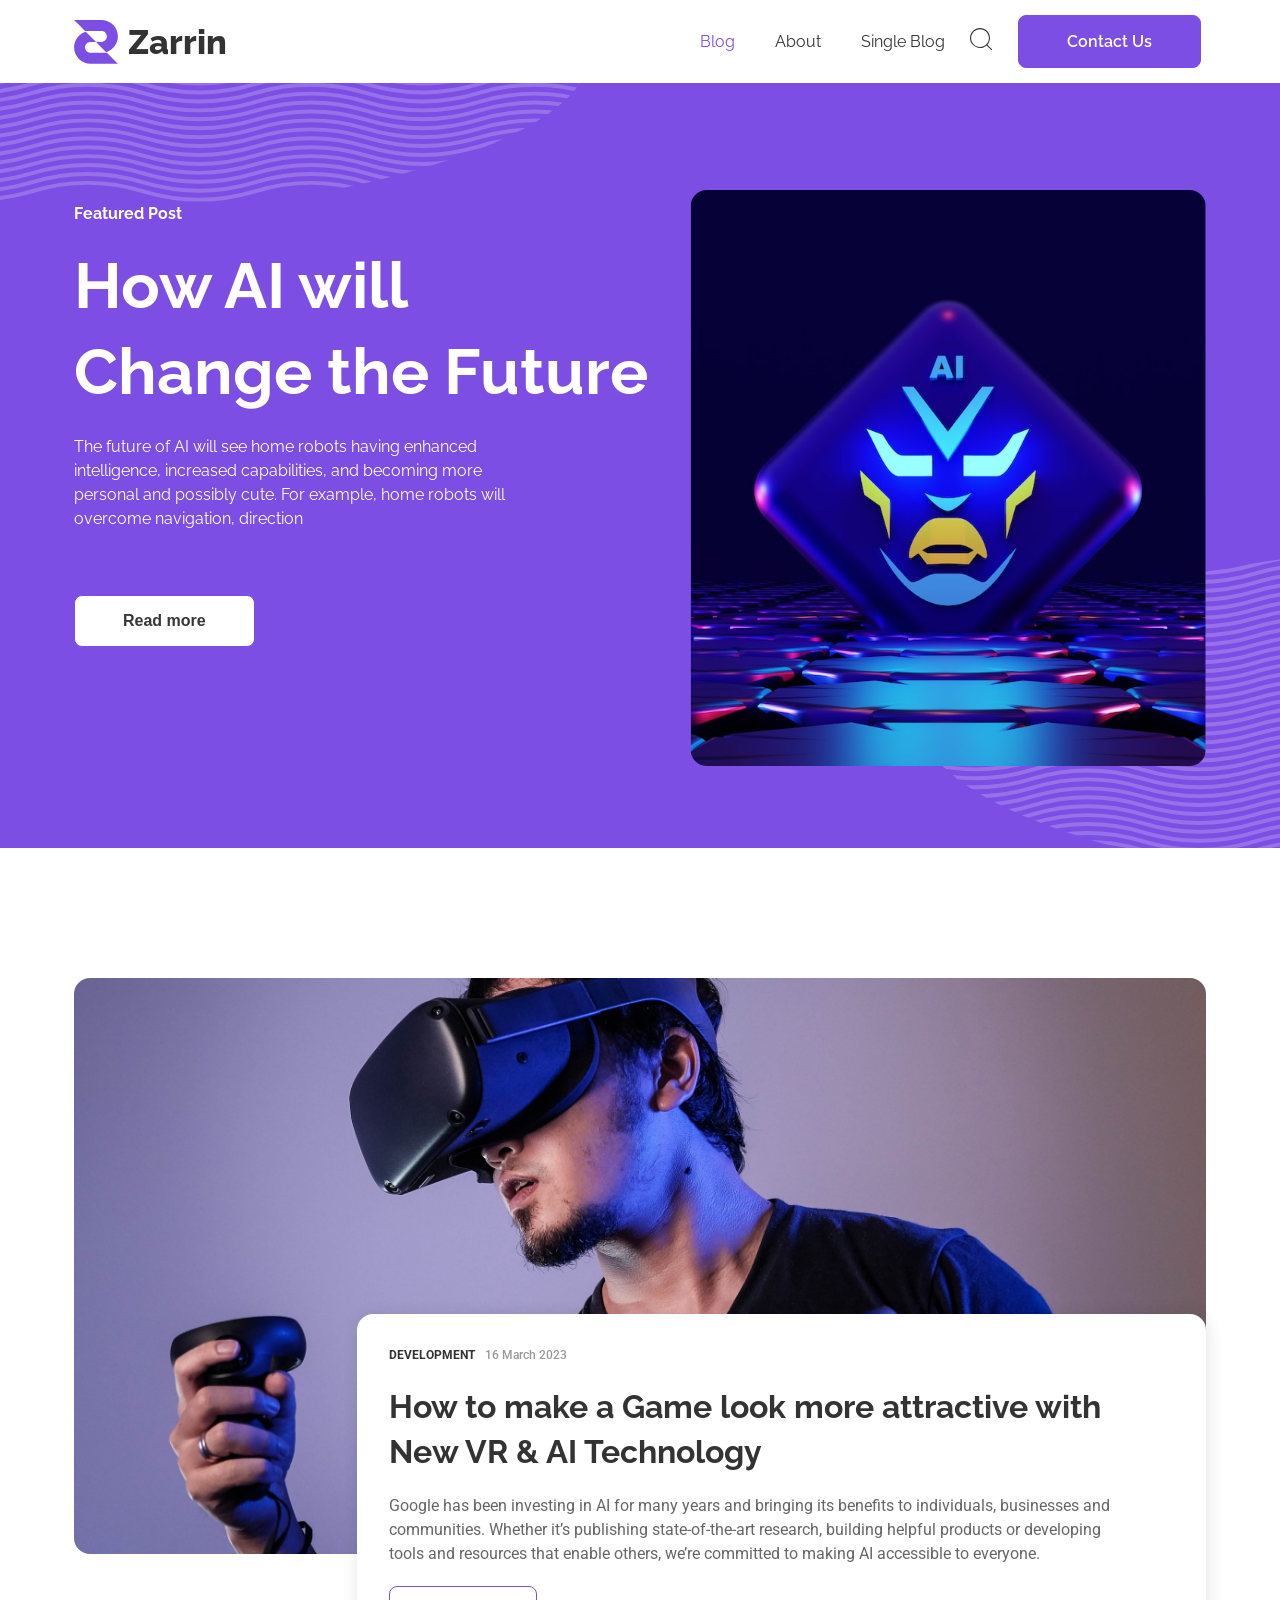
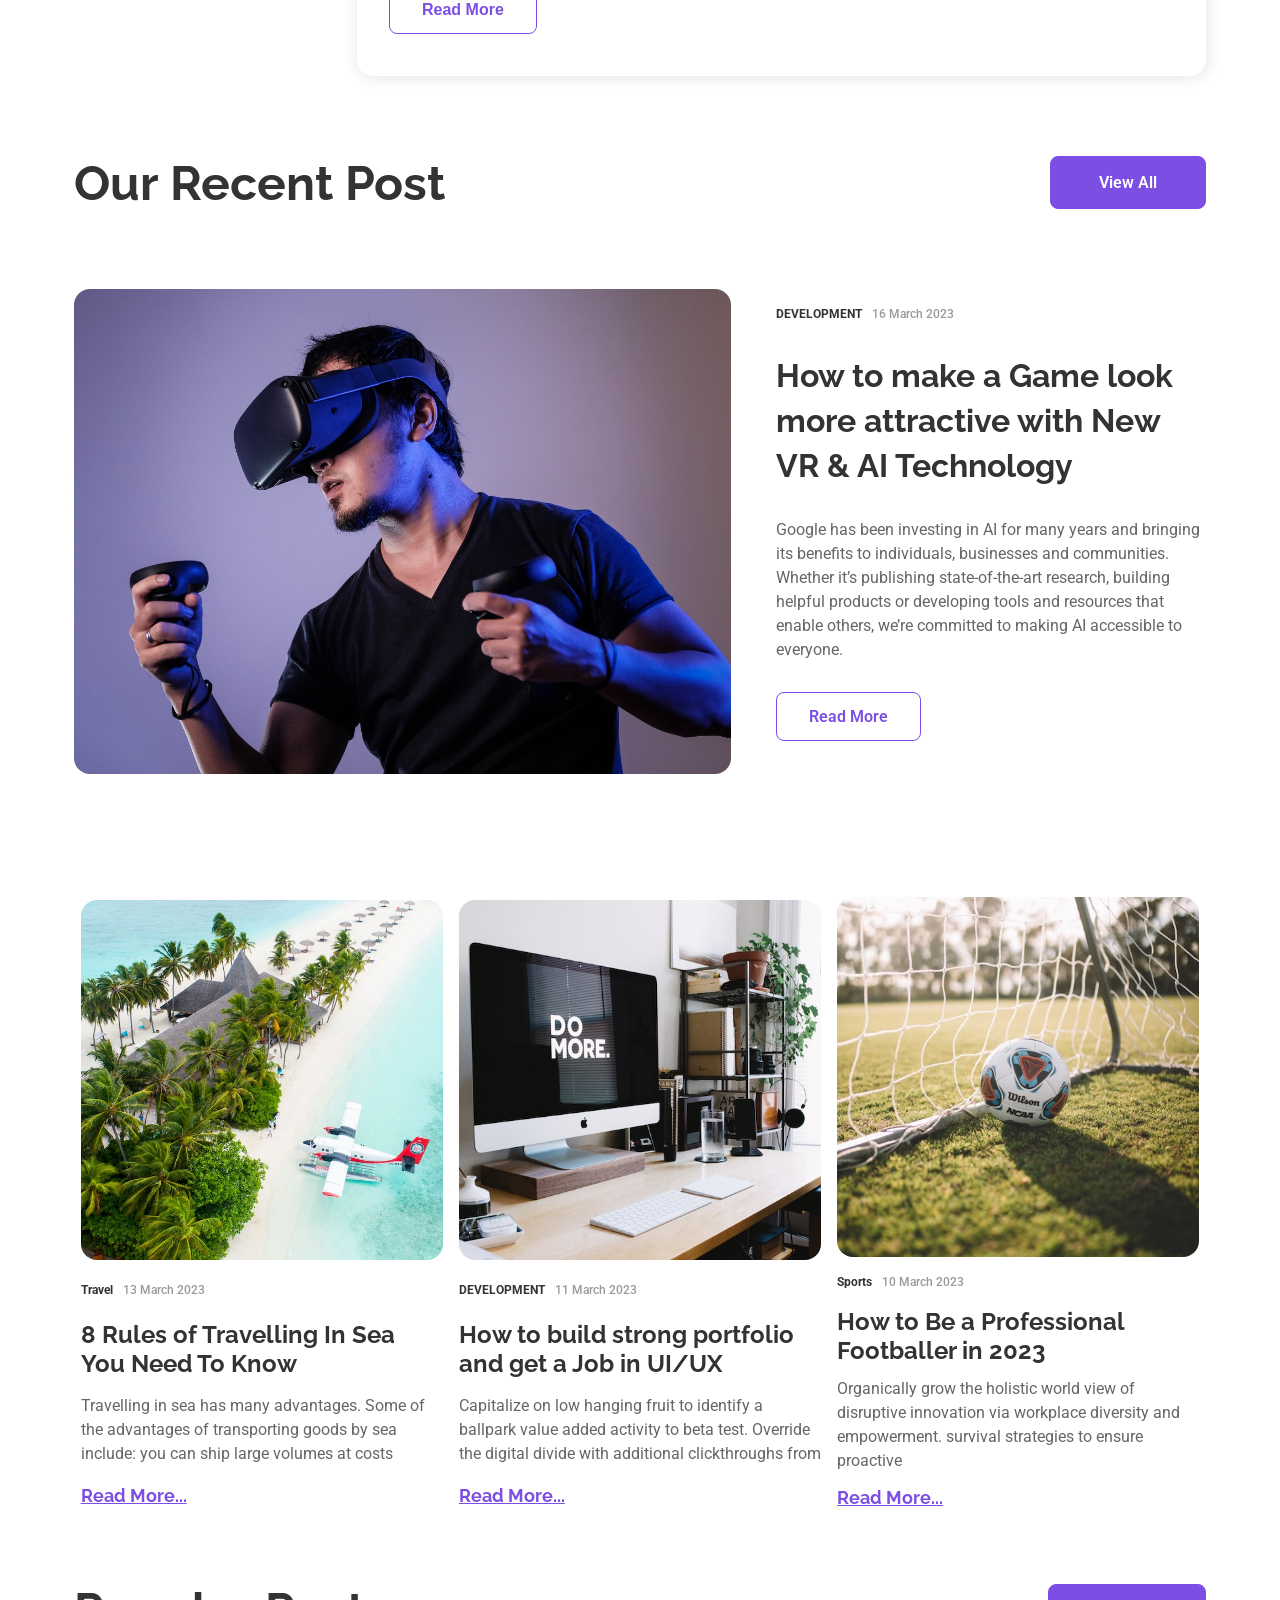
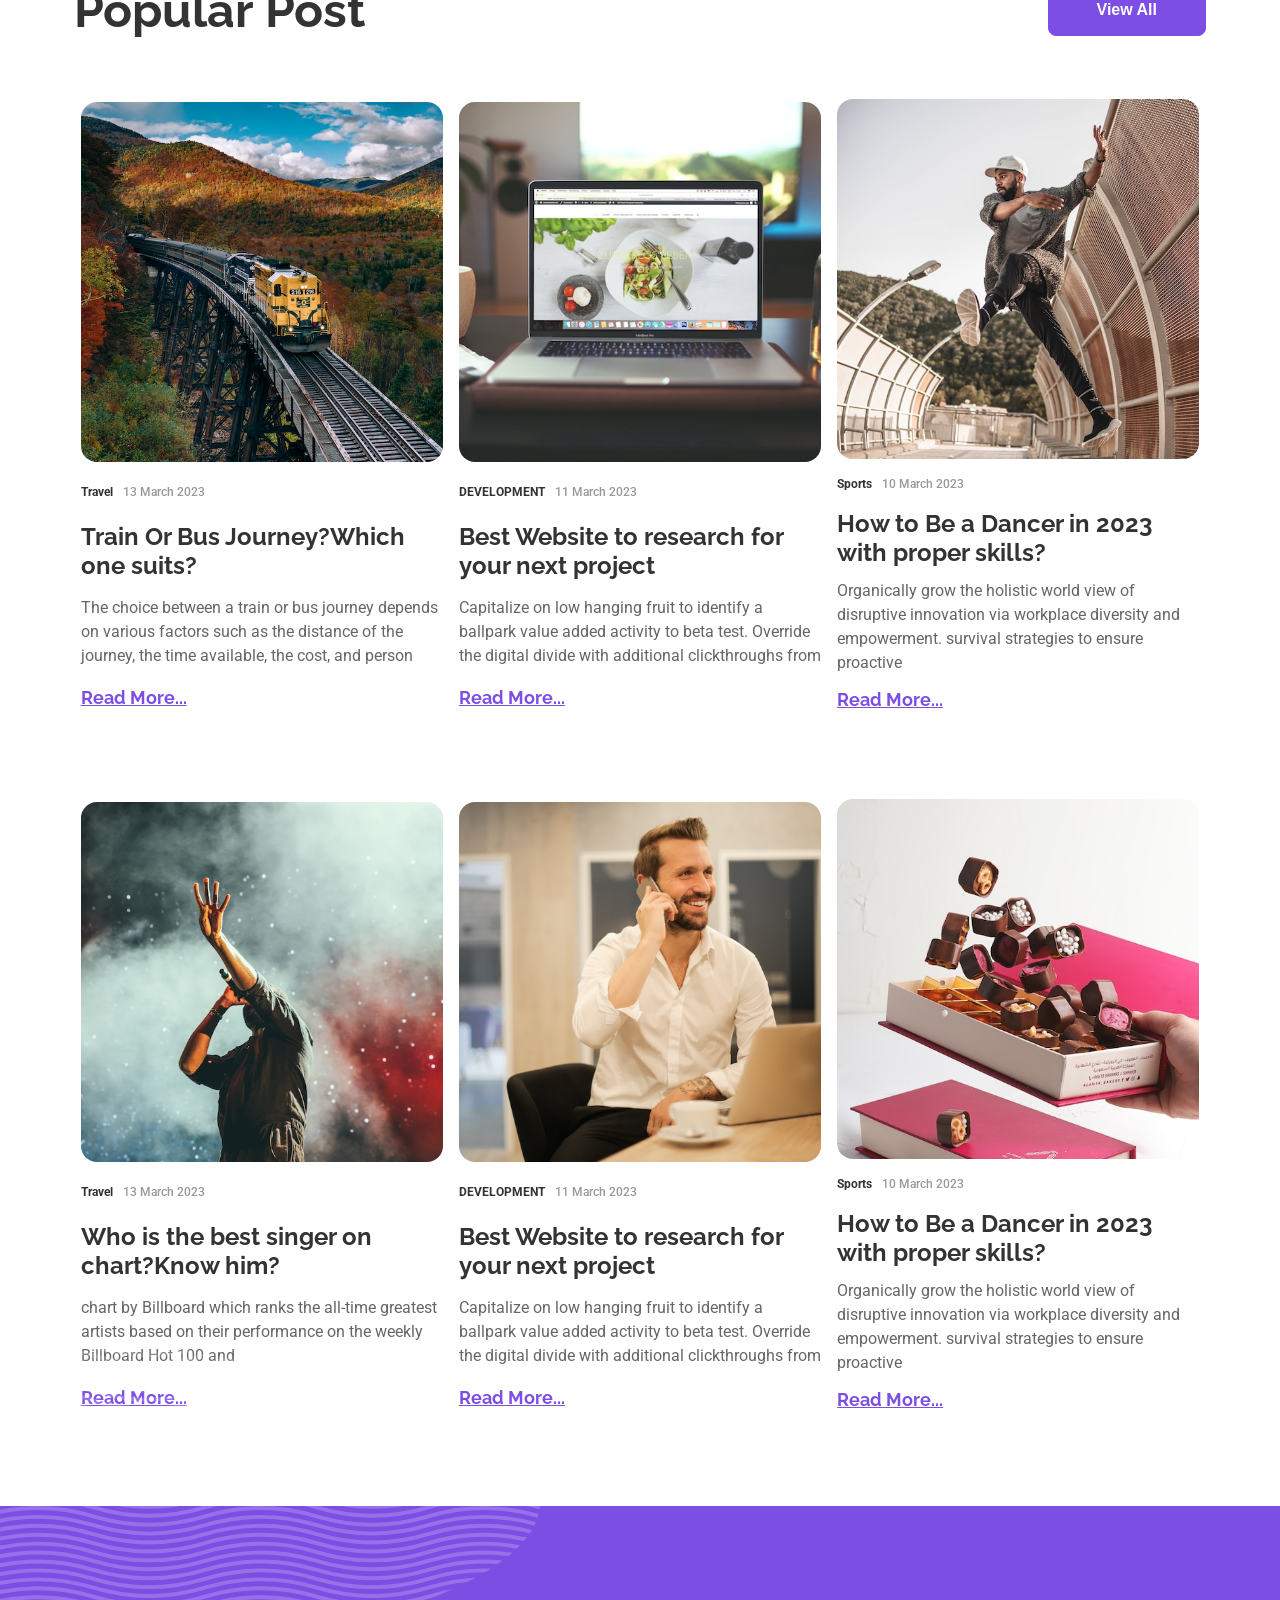
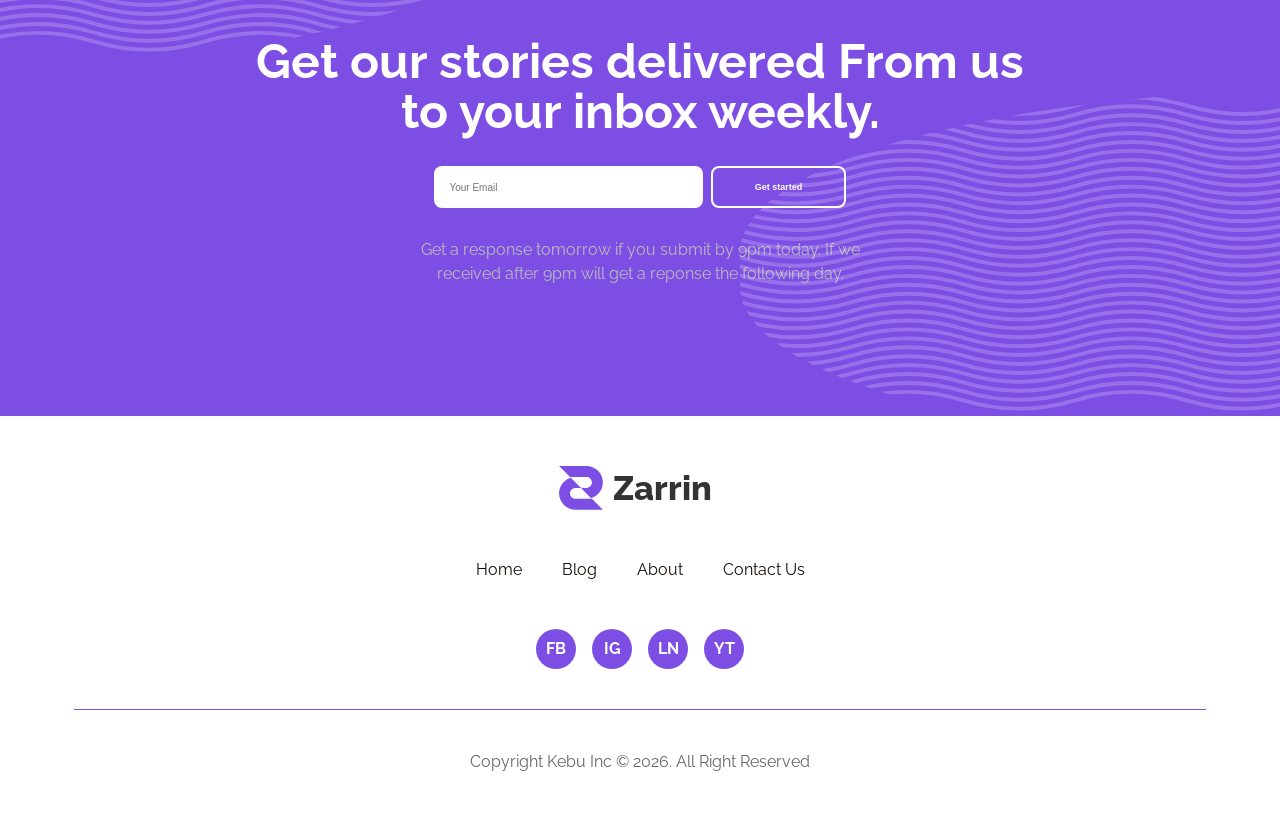
<file: index.html>
<!doctype html>
<html lang="en">

<head>
  <meta charset="UTF-8" />
  <meta name="viewport" content="width=device-width, initial-scale=1.0" />
  <title>Multi-page Website</title>
  <link rel="stylesheet" href="./styles/style.css" />

  <link rel="preconnect" href="https://fonts.googleapis.com" />
  <link rel="preconnect" href="https://fonts.gstatic.com" crossorigin />
  <link
    href="https://fonts.googleapis.com/css2?family=Inter:ital,opsz,wght@0,14..32,100..900;1,14..32,100..900&family=Raleway:ital,wght@0,100..900;1,100..900&family=Roboto:ital,wdth,wght@0,85.4,900;1,85.4,900&display=swap"
    rel="stylesheet" />
</head>

<body>
  <!--================ Landing page =================-->

  <!-- NAVBAR SECTION -->
  <section class="navbar">
    <div class="navbar-content container">
      <div class="logo">
        <a href="index.html">
          <img src="icons/main-logo.svg" alt="" />
          <span>Zarrin</span>
        </a>
      </div>
      <nav class="hamburger-content">
        <ul>
          <a href="blog.html">Blog</a>
          <a href="about.html">About</a>
          <a href="single_blog.html">Single Blog</a>
          <div class="ham-button">
            <a class="btn-main" href="contact.html">Contact Us</a>
          </div>
        </ul>
      </nav>
      <div class="nav-right">
        <div class="nav-links">
          <ul>
            <a href="blog.html">Blog</a>
            <a href="about.html">About</a>
            <a href="single_blog.html">Single Blog</a>
            <a style="padding: 5px;" href="error.html"><img src="icons/search.svg" alt="" /></a>
            <a class="btn-main" href="contact.html">Contact Us</a>
          </ul>
        </div>
      </div>
      <div class="hamburger">
        <img src="icons/hamburger.png" alt="" />
      </div>
    </div>
  </section>

  <!-- AI CHANGE -->
  <section class="purple-bg">
    <div class="top-lines">
      <img src="icons/white-waves.svg" alt="">
    </div>
    <section class="ai container">
      <div class="left-side">
        <div class="left-side-text">
          <div class="featured-post">
            <span>Featured Post</span>
          </div>
          <div class="ai-header">
            <span>How AI will <br />
              Change the Future</span>
          </div>
          <div class="ai-text main-p">
            <span>The future of AI will see home robots having enhanced
              intelligence, increased capabilities, and becoming more personal
              and possibly cute. For example, home robots will overcome
              navigation, direction
            </span>
          </div>
        </div>

        <div class="ai-button">
          <button class="btn-main">Read more</button>
        </div>
      </div>
      <!-- right img -->
      <div class="ai-img">
        <img src="images/ai-img.jpg" alt="" />
      </div>
    </section>
    <div class="low-lines">
      <img src="icons/white-waves.svg" alt="">
    </div>
  </section>

  <!-- VR SECTION -->
  <div class="vr container">
    <div class="vr-content">
      <div class="vr-bg"></div>
      <div class="vr-card">
        <div class="dev-and-date">
          <div class="development">
            <span>DEVELOPMENT</span>
          </div>
          <div class="date">
            <span>16 March 2023</span>
          </div>
        </div>
        <div class="vr-header">
          <span>How to make a Game look more attractive with New VR & AI
            Technology</span>
        </div>
        <div class="vr-text main-p">
          <span>Google has been investing in AI for many years and bringing its
            benefits to individuals, businesses and communities. Whether it’s
            publishing state-of-the-art research, building helpful products or
            developing tools and resources that enable others, we’re committed
            to making AI accessible to everyone.
          </span>
        </div>
        <div class="vr-btn">
          <button class="btn-main">Read More</button>
        </div>
      </div>
    </div>
  </div>

  <!-- RECENT POST -->
  <section class="recent container">
    <div class="recent-top">
      <div class="recent-top-header">
        <span>Our Recent Post</span>
      </div>
      <button class="btn-main">View All</button>
    </div>
    <div class="recent-low">
      <div class="recent-img"></div>
      <div class="recent-right">
        <div class="dev-and-date">
          <div class="development">
            <span>DEVELOPMENT</span>
          </div>
          <div class="date">
            <span>16 March 2023</span>
          </div>
        </div>
        <div class="recent-header">
          <span>How to make a Game look more attractive with New VR & AI
            Technology</span>
        </div>
        <div class="recent-text main-p">
          <span>Google has been investing in AI for many years and bringing its
            benefits to individuals, businesses and communities. Whether it’s
            publishing state-of-the-art research, building helpful products or
            developing tools and resources that enable others, we’re committed
            to making AI accessible to everyone.
          </span>
        </div>
        <div class="recent-btn">
          <button class="btn-main">Read More</button>
        </div>
      </div>
    </div>
  </section>

  <!-- RECENT CARDS -->
  <section class="recent-cards container">
    <!-- first card -->
    <div class="card">
      <img src="./images/beach.jpg" alt="" />

      <div class="dev-and-date">
        <div class="development">
          <span>Travel</span>
        </div>
        <div class="date">
          <span>13 March 2023</span>
        </div>
      </div>

      <div class="card-header">
        <span>8 Rules of Travelling In Sea You Need To Know</span>
      </div>
      <div class="card-text main-p">
        <span>Travelling in sea has many advantages. Some of the advantages of
          transporting goods by sea include: you can ship large volumes at
          costs
        </span>
      </div>
      <div class="read-more">
        <a href="#">Read More...</a>
      </div>
    </div>
    <!-- second card -->
    <div class="card">
      <img src="images/computer.jpg" alt="" />

      <div class="dev-and-date">
        <div class="development">
          <span>DEVELOPMENT</span>
        </div>
        <div class="date">
          <span>11 March 2023</span>
        </div>
      </div>

      <div class="card-header">
        <span>How to build strong portfolio and get a Job in UI/UX</span>
      </div>
      <div class="card-text main-p">
        <span>Capitalize on low hanging fruit to identify a ballpark value added
          activity to beta test. Override the digital divide with additional
          clickthroughs from
        </span>
      </div>
      <div class="read-more">
        <a href="#">Read More...</a>
      </div>
    </div>
    <!-- third card -->
    <div class="card">
      <img src="images/ball.jpg" alt="" />

      <div class="dev-and-date">
        <div class="development">
          <span>Sports</span>
        </div>
        <div class="date">
          <span>10 March 2023</span>
        </div>
      </div>

      <div class="card-header">
        <span>How to Be a Professional Footballer in 2023</span>
      </div>
      <div class="card-text main-p">
        <span>Organically grow the holistic world view of disruptive innovation
          via workplace diversity and empowerment. survival strategies to
          ensure proactive
        </span>
      </div>
      <div class="read-more">
        <a href="#">Read More...</a>
      </div>
    </div>
  </section>

  <!-- POPULAR POST -->
  <section class="popular container">
    <div class="popular-header">
      <span>Popular Post</span>
    </div>
    <button class="btn-main">View All</button>
  </section>

  <!-- POPULAR CARDS -->
  <section class="popular-cards container">
    <!-- first card -->
    <div class="card">
      <img src="images/train.jpg" alt="" />

      <div class="dev-and-date">
        <div class="development">
          <span>Travel</span>
        </div>
        <div class="date">
          <span>13 March 2023</span>
        </div>
      </div>

      <div class="card-header">
        <span>Train Or Bus Journey?Which one suits?</span>
      </div>
      <div class="card-text main-p">
        <span>The choice between a train or bus journey depends on various
          factors such as the distance of the journey, the time available, the
          cost, and person
        </span>
      </div>
      <div class="read-more">
        <a href="#">Read More...</a>
      </div>
    </div>
    <!-- second card -->
    <div class="card">
      <img src="images/macbook.jpg" alt="" />

      <div class="dev-and-date">
        <div class="development">
          <span>DEVELOPMENT</span>
        </div>
        <div class="date">
          <span>11 March 2023</span>
        </div>
      </div>

      <div class="card-header">
        <span>Best Website to research for your next project</span>
      </div>
      <div class="card-text main-p">
        <span>Capitalize on low hanging fruit to identify a ballpark value added
          activity to beta test. Override the digital divide with additional
          clickthroughs from
        </span>
      </div>
      <div class="read-more">
        <a href="#">Read More...</a>
      </div>
    </div>
    <!-- third card -->
    <div class="card">
      <img src="images/guy_jumping.jpg" alt="" />

      <div class="dev-and-date">
        <div class="development">
          <span>Sports</span>
        </div>
        <div class="date">
          <span>10 March 2023</span>
        </div>
      </div>

      <div class="card-header">
        <span>How to Be a Dancer in 2023 with proper skills?</span>
      </div>
      <div class="card-text main-p">
        <span>Organically grow the holistic world view of disruptive innovation
          via workplace diversity and empowerment. survival strategies to
          ensure proactive
        </span>
      </div>
      <div class="read-more">
        <a href="#">Read More...</a>
      </div>
    </div>
  </section>

  <!-- POPULAR CARDS LOW -->
  <section class="popular-cards-low container">
    <!-- first card -->
    <div class="card">
      <img src="images/singer.jpg" alt="" />
      <div class="dev-and-date">
        <div class="development">
          <span>Travel</span>
        </div>
        <div class="date">
          <span>13 March 2023</span>
        </div>
      </div>

      <div class="card-header">
        <span>Who is the best singer on chart?Know him?</span>
      </div>
      <div class="card-text main-p">
        <span>chart by Billboard which ranks the all-time greatest artists based
          on their performance on the weekly Billboard Hot 100 and
        </span>
      </div>
      <div class="read-more">
        <a href="#">Read More...</a>
      </div>
    </div>
    <!-- second card -->
    <div class="card">
      <img src="images/ryan_gosling.jpg" alt="" />

      <div class="dev-and-date">
        <div class="development">
          <span>DEVELOPMENT</span>
        </div>
        <div class="date">
          <span>11 March 2023</span>
        </div>
      </div>

      <div class="card-header">
        <span>Best Website to research for your next project</span>
      </div>
      <div class="card-text main-p">
        <span>Capitalize on low hanging fruit to identify a ballpark value added
          activity to beta test. Override the digital divide with additional
          clickthroughs from
        </span>
      </div>
      <div class="read-more">
        <a href="#">Read More...</a>
      </div>
    </div>
    <!-- third card -->
    <div class="card">
      <img src="images/chocolate.jpg" alt="" />

      <div class="dev-and-date">
        <div class="development">
          <span>Sports</span>
        </div>
        <div class="date">
          <span>10 March 2023</span>
        </div>
      </div>

      <div class="card-header">
        <span>How to Be a Dancer in 2023 with proper skills?</span>
      </div>
      <div class="card-text main-p">
        <span>Organically grow the holistic world view of disruptive innovation
          via workplace diversity and empowerment. survival strategies to
          ensure proactive
        </span>
      </div>
      <div class="read-more">
        <a href="#">Read More...</a>
      </div>
    </div>
  </section>

  <!-- FORM SECTION -->
  <section class="form purple-bg">
    <div class="top-lines">
      <img src="icons/white-waves.svg" alt="">
    </div>
    <div class="form-content container">
      <div class="form-header">
        <span>Get our stories delivered From us to your inbox weekly.</span>
      </div>
      <form>
        <input type="text" placeholder="Your Email" required />
        <button class="btn-main">Get started</button>
      </form>
      <div class="form-text main-p">
        <span>Get a response tomorrow if you submit by 9pm today. If we received
          after 9pm will get a reponse the following day.
        </span>
      </div>
    </div>
    <div class="low-lines">
      <img src="icons/white-waves.svg" alt="">
    </div>
  </section>

  <!-- FOOTER SECTION -->
  <section class="footer container">
    <div class="footer-top">
      <div class="logo">
        <a href="index.html">
          <img src="icons/main-logo.svg" alt="" />
          <span>Zarrin</span>
        </a>
      </div>
      <div class="f-links">
        <ul>
          <li><a href="#">Home</a></li>
          <li><a href="#">Blog</a></li>
          <li><a href="#">About</a></li>
          <li><a href="#">Contact Us</a></li>
        </ul>
      </div>
      <div class="footer-circle">
        <ul>
          <li><a href="https://www.facebook.com">FB</a></li>
          <li><a href="https://www.instagram.com">IG</a></li>
          <li><a href="https://www.linkedin.com">LN</a></li>
          <li><a href="https://uz.linkedin.com/">YT</a></li>
        </ul>
      </div>
    </div>
    <div class="footer-low main-p">
      <span>Copyright Kebu Inc © 2026. All Right Reserved</span>
    </div>
  </section>

  <script src="app.js"></script>
</body>

</html>
</file>
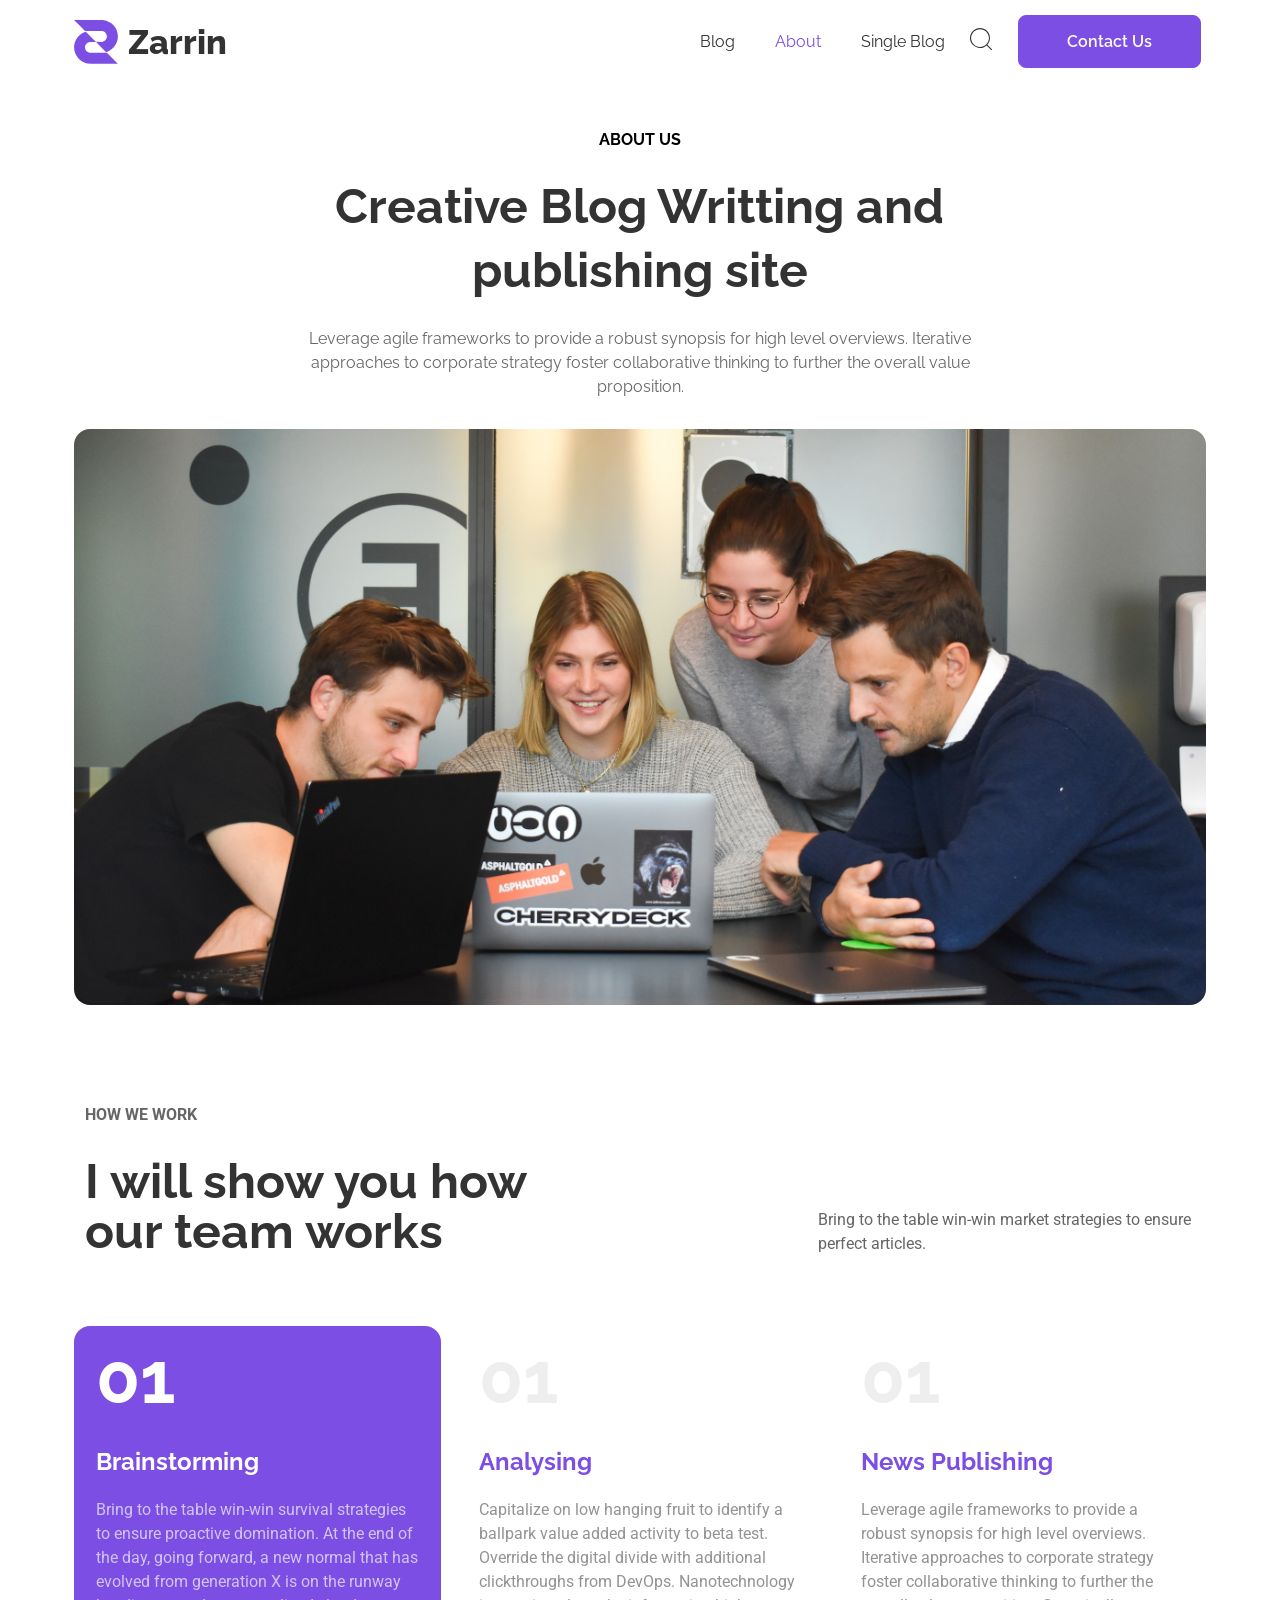
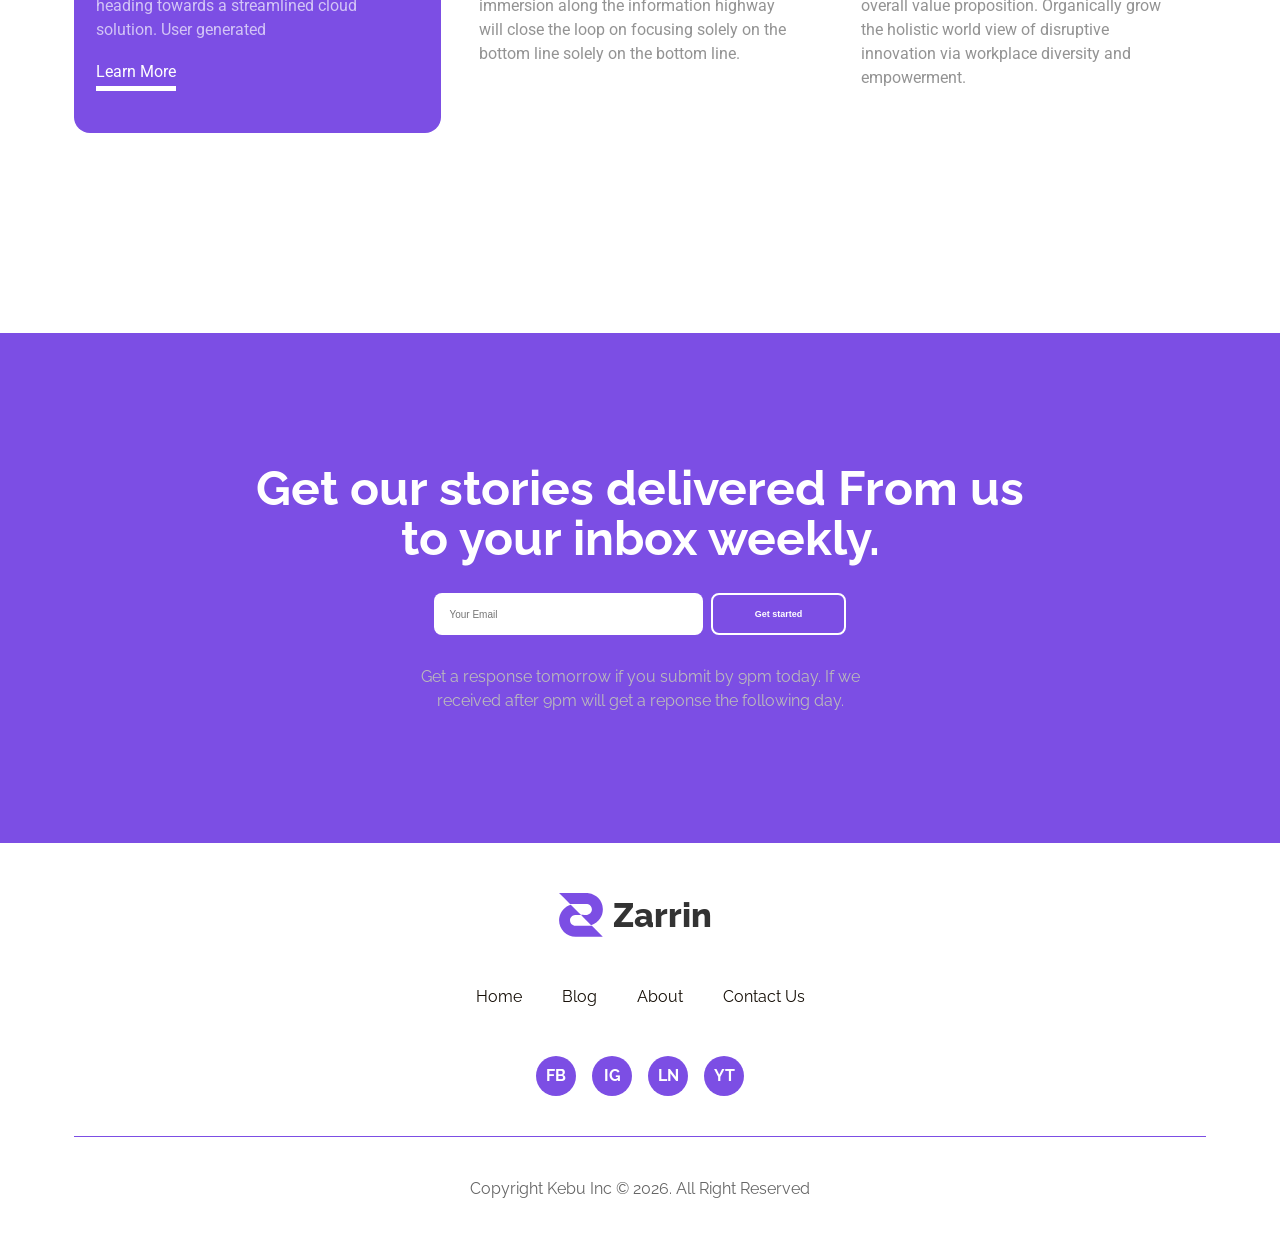
<file: about.html>
<!DOCTYPE html>
<html lang="en">

<head>
    <meta charset="UTF-8">
    <meta name="viewport" content="width=device-width, initial-scale=1.0">
    <title>About</title>
    <link rel="stylesheet" href="styles/about.css">
</head>

<body>
    <!--================ ABOUT PAGE =================-->

    <!-- NAVBAR SECTION -->
    <section class="navbar">
        <div class="navbar-content container">
            <div class="logo">
                <a href="index.html">
                    <img src="icons/main-logo.svg" alt="" />
                    <span>Zarrin</span>
                </a>
            </div>
            <nav class="hamburger-content">
                <ul>
                    <a href="blog.html">Blog</a>
                    <a href="about.html">About</a>
                    <a href="single_blog.html">Single Blog</a>
                    <div class="ham-button">
                        <a class="btn-main" href="contact.html">Contact Us</a>
                    </div>
                </ul>
            </nav>
            <div class="nav-right">
                <div class="nav-links">
                    <ul>
                        <a href="blog.html">Blog</a>
                        <a href="about.html">About</a></li>
                        <a href="single_blog.html">Single Blog</a>
                        <a style="padding: 5px;" href="error.html"><img src="icons/search.svg" alt="" /></a>
                        <a class="btn-main" href="contact.html">Contact Us</a>
                    </ul>
                </div>
            </div>
            <div class="hamburger">
                <img src="icons/hamburger.png" alt="" />
            </div>
        </div>
    </section>

    <!-- CREATIVE BLOG -->
    <section class="blog container">
        <div class="blog-content">
            <div class="blog-mini-header">
                <span>ABOUT US</span>
            </div>
            <div class="blog-header">
                <span>Creative Blog Writting and publishing site</span>
            </div>
            <div class="blog-text main-p">
                <span>Leverage agile frameworks to provide a robust synopsis for high level overviews. Iterative
                    approaches to corporate strategy foster collaborative thinking to further the overall value
                    proposition.
                </span>
            </div>
        </div>
        <div class="blog-img"></div>
    </section>

    <!-- OUR TEAM WORK -->
    <section class="our-work container">
        <div class="team-top">
            <div class="dev-and-date">
                <span>HOW WE WORK</span>
            </div>
            <div class="top-text-content">
                <div class="team-header">
                    <span>I will show you how our team works</span>
                </div>
                <div class="top-right-text main-p">
                    <span>Bring to the table win-win market strategies to ensure perfect articles.</span>
                </div>
            </div>
        </div>
        <div class="team-cards">
            <!-- First card -->
            <div class="t-card">
                <div class="t-card-content">
                    <div class="t-num">
                        <span>01</span>
                    </div>
                    <div class="t-card-header">
                        <span>Brainstorming</span>
                    </div>
                    <div class="t-card-text main-p">
                        <span>Bring to the table win-win survival strategies to ensure proactive domination. At the end
                            of
                            the day, going forward, a new normal that has evolved from generation X is on the runway
                            heading
                            towards a streamlined cloud solution. User generated
                        </span>
                    </div>
                    <div class="learn-more">
                        <li><a href="#">Learn More</a></li>
                    </div>
                </div>
            </div>
            <!-- Second card -->
            <div class="t-card">
                <div class="t-card-content">
                    <div class="t-num">
                        <span>01</span>
                    </div>
                    <div class="t-card-header">
                        <span>Analysing</span>
                    </div>
                    <div class="t-card-text main-p">
                        <span>Capitalize on low hanging fruit to identify a ballpark value added activity to beta test.
                            Override the digital divide with additional clickthroughs from DevOps. Nanotechnology
                            immersion
                            along the information highway will close the loop on focusing solely on the bottom line
                            solely
                            on the bottom line.
                        </span>
                    </div>
                    <div class="learn-more">
                        <li><a href="#">Learn More</a></li>
                    </div>
                </div>
            </div>
            <!-- Third card -->
            <div class="t-card">
                <div class="t-card-content">
                    <div class="t-num">
                        <span>01</span>
                    </div>
                    <div class="t-card-header">
                        <span>News Publishing</span>
                    </div>
                    <div class="t-card-text main-p">
                        <span>Leverage agile frameworks to provide a robust synopsis for high level overviews. Iterative
                            approaches to corporate strategy foster collaborative thinking to further the overall value
                            proposition. Organically grow the holistic world view of disruptive innovation via workplace
                            diversity and empowerment.
                        </span>
                    </div>
                    <div class="learn-more">
                        <li><a href="#">Learn More</a></li>
                    </div>
                </div>
            </div>
        </div>
    </section>

    <!-- FORM SECTION -->
    <section class="form purple-bg">
        <div class="form-content container">
            <div class="form-header">
                <span>Get our stories delivered From us to your inbox weekly.</span>
            </div>
            <form>
                <input type="text" placeholder="Your Email" required />
                <button class="btn-main">Get started</button>
            </form>
            <div class="form-text main-p">
                <span>Get a response tomorrow if you submit by 9pm today. If we received
                    after 9pm will get a reponse the following day.
                </span>
            </div>
        </div>
    </section>

    <!-- FOOTER SECTION -->
    <section class="footer container">
        <div class="footer-top">
            <div class="logo">
                <a href="index.html">
                    <img src="icons/main-logo.svg" alt="" />
                    <span>Zarrin</span>
                </a>
            </div>
            <div class="f-links">
                <ul>
                    <li><a href="#">Home</a></li>
                    <li><a href="#">Blog</a></li>
                    <li><a href="#">About</a></li>
                    <li><a href="#">Contact Us</a></li>
                </ul>
            </div>
            <div class="footer-circle">
                <ul>
                    <li><a href="https://www.facebook.com">FB</a></li>
                    <li><a href="https://www.instagram.com">IG</a></li>
                    <li><a href="https://www.linkedin.com">LN</a></li>
                    <li><a href="https://uz.linkedin.com/">YT</a></li>
                </ul>
            </div>
        </div>
        <div class="footer-low main-p">
            <span>Copyright Kebu Inc © 2026. All Right Reserved</span>
        </div>
    </section>


    <script src="app.js"></script>
</body>

</html>
</file>
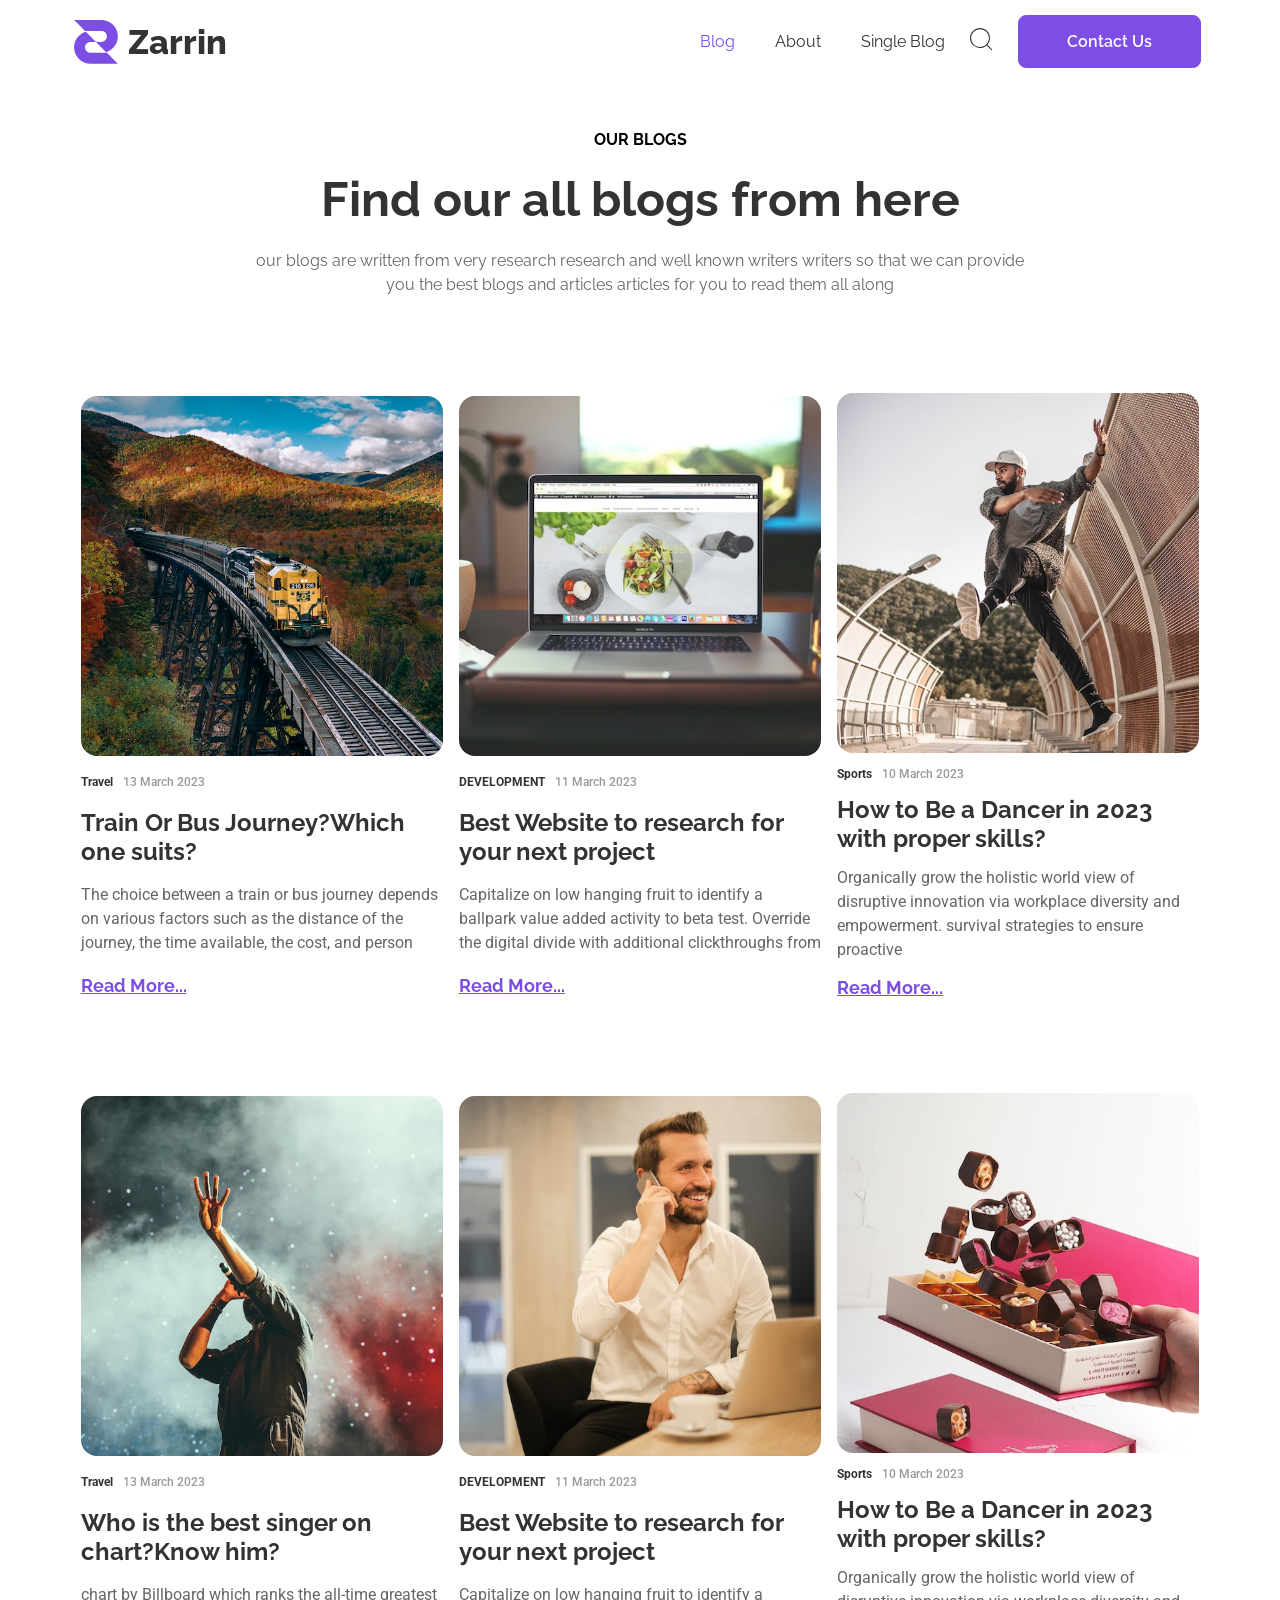
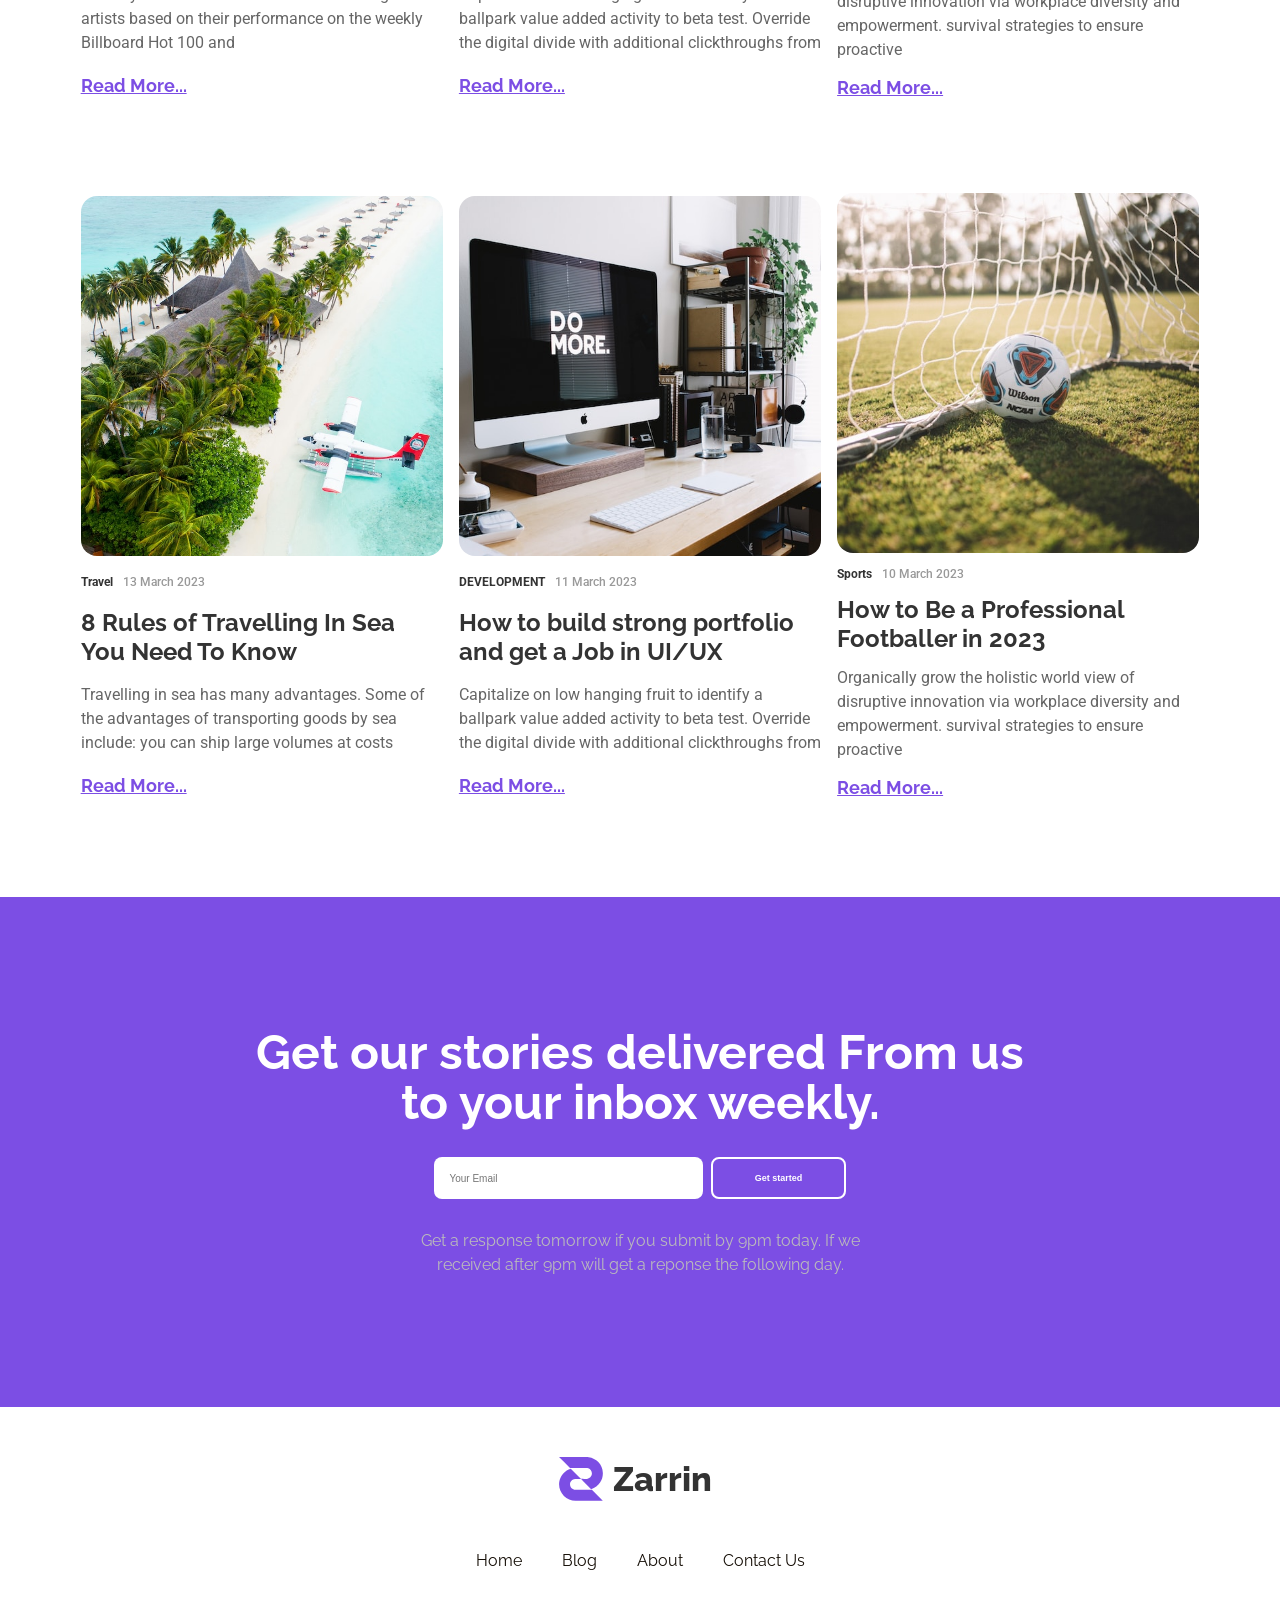
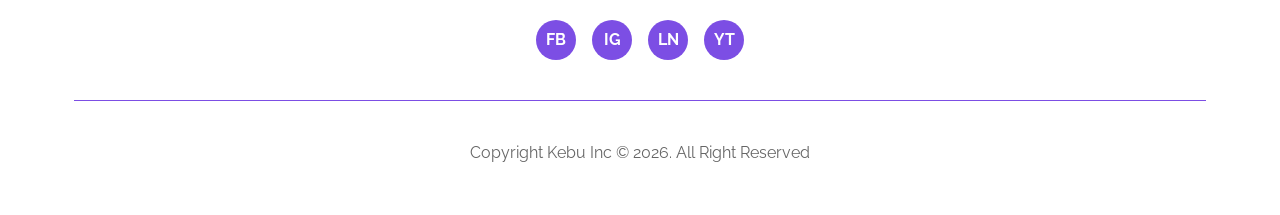
<file: blog.html>
<!DOCTYPE html>
<html lang="en">

<head>
    <meta charset="UTF-8">
    <meta name="viewport" content="width=device-width, initial-scale=1.0">
    <title>Blog</title>
    <link rel="stylesheet" href="styles/blog.css">
</head>

<body>
    <!--================ Blog page =================-->

    <!-- NAVBAR SECTION -->
    <section class="navbar">
        <div class="navbar-content container">
            <div class="logo">
                <a href="index.html">
                    <img src="icons/main-logo.svg" alt="" />
                    <span>Zarrin</span>
                </a>
            </div>
            <nav class="hamburger-content">
                <ul>
                    <a href="blog.html">Blog</a>
                    <a href="about.html">About</a>
                    <a href="single_blog.html">Single Blog</a>
                    <div class="ham-button">
                        <a class="btn-main" href="contact.html">Contact Us</a>
                    </div>
                </ul>
            </nav>
            <div class="nav-right">
                <div class="nav-links">
                    <ul>
                        <a href="blog.html">Blog</a>
                        <a href="about.html">About</a></li>
                        <a href="single_blog.html">Single Blog</a>
                        <a style="padding: 5px;" href="error.html"><img src="icons/search.svg" alt="" /></a>
                        <a class="btn-main" href="contact.html">Contact Us</a>
                    </ul>
                </div>
            </div>
            <div class="hamburger">
                <img src="icons/hamburger.png" alt="" />
            </div>
        </div>
    </section>

    <!-- OUR BLOGS -->
    <section class="blog">
        <div class="blog-content container">
            <div class="blog-mini-header">
                <span>OUR BLOGS</span>
            </div>
            <div class="blog-header">
                <span>Find our all blogs from here</span>
            </div>
            <div class="blog-text main-p">
                <span>our blogs are written from very research research and well known writers writers so that we can
                    provide you the best blogs and articles articles for you to read them all along
                </span>
            </div>
        </div>
    </section>
    <!-- POPULAR CARDS -->
    <section class="popular-cards container">
        <!-- first card -->
        <div class="card">
            <img src="images/train.jpg" alt="" />

            <div class="dev-and-date">
                <div class="development">
                    <span>Travel</span>
                </div>
                <div class="date">
                    <span>13 March 2023</span>
                </div>
            </div>

            <div class="card-header">
                <span>Train Or Bus Journey?Which one suits?</span>
            </div>
            <div class="card-text main-p">
                <span>The choice between a train or bus journey depends on various
                    factors such as the distance of the journey, the time available, the
                    cost, and person
                </span>
            </div>
            <div class="read-more">
                <a href="#">Read More...</a>
            </div>
        </div>
        <!-- second card -->
        <div class="card">
            <img src="images/macbook.jpg" alt="" />

            <div class="dev-and-date">
                <div class="development">
                    <span>DEVELOPMENT</span>
                </div>
                <div class="date">
                    <span>11 March 2023</span>
                </div>
            </div>

            <div class="card-header">
                <span>Best Website to research for your next project</span>
            </div>
            <div class="card-text main-p">
                <span>Capitalize on low hanging fruit to identify a ballpark value added
                    activity to beta test. Override the digital divide with additional
                    clickthroughs from
                </span>
            </div>
            <div class="read-more">
                <a href="#">Read More...</a>
            </div>
        </div>
        <!-- third card -->
        <div class="card">
            <img src="images/guy_jumping.jpg" alt="" />

            <div class="dev-and-date">
                <div class="development">
                    <span>Sports</span>
                </div>
                <div class="date">
                    <span>10 March 2023</span>
                </div>
            </div>

            <div class="card-header">
                <span>How to Be a Dancer in 2023 with proper skills?</span>
            </div>
            <div class="card-text main-p">
                <span>Organically grow the holistic world view of disruptive innovation
                    via workplace diversity and empowerment. survival strategies to
                    ensure proactive
                </span>
            </div>
            <div class="read-more">
                <a href="#">Read More...</a>
            </div>
        </div>
    </section>

    <!-- POPULAR CARDS LOW -->
    <section class="popular-cards-low container">
        <!-- first card -->
        <div class="card">
            <img src="images/singer.jpg" alt="" />

            <div class="dev-and-date">
                <div class="development">
                    <span>Travel</span>
                </div>
                <div class="date">
                    <span>13 March 2023</span>
                </div>
            </div>

            <div class="card-header">
                <span>Who is the best singer on chart?Know him?</span>
            </div>
            <div class="card-text main-p">
                <span>chart by Billboard which ranks the all-time greatest artists based
                    on their performance on the weekly Billboard Hot 100 and
                </span>
            </div>
            <div class="read-more">
                <a href="#">Read More...</a>
            </div>
        </div>
        <!-- second card -->
        <div class="card">
            <img src="images/ryan_gosling.jpg" alt="" />

            <div class="dev-and-date">
                <div class="development">
                    <span>DEVELOPMENT</span>
                </div>
                <div class="date">
                    <span>11 March 2023</span>
                </div>
            </div>

            <div class="card-header">
                <span>Best Website to research for your next project</span>
            </div>
            <div class="card-text main-p">
                <span>Capitalize on low hanging fruit to identify a ballpark value added
                    activity to beta test. Override the digital divide with additional
                    clickthroughs from
                </span>
            </div>
            <div class="read-more">
                <a href="#">Read More...</a>
            </div>
        </div>
        <!-- third card -->
        <div class="card">
            <img src="images/chocolate.jpg" alt="" />

            <div class="dev-and-date">
                <div class="development">
                    <span>Sports</span>
                </div>
                <div class="date">
                    <span>10 March 2023</span>
                </div>
            </div>

            <div class="card-header">
                <span>How to Be a Dancer in 2023 with proper skills?</span>
            </div>
            <div class="card-text main-p">
                <span>Organically grow the holistic world view of disruptive innovation
                    via workplace diversity and empowerment. survival strategies to
                    ensure proactive
                </span>
            </div>
            <div class="read-more">
                <a href="#">Read More...</a>
            </div>
        </div>
    </section>

    <!-- RECENT CARDS -->
    <section class="recent-cards container">
        <!-- first card -->
        <div class="card">
            <img src="images/beach.jpg" alt="" />

            <div class="dev-and-date">
                <div class="development">
                    <span>Travel</span>
                </div>
                <div class="date">
                    <span>13 March 2023</span>
                </div>
            </div>

            <div class="card-header">
                <span>8 Rules of Travelling In Sea You Need To Know</span>
            </div>
            <div class="card-text main-p">
                <span>Travelling in sea has many advantages. Some of the advantages of
                    transporting goods by sea include: you can ship large volumes at
                    costs
                </span>
            </div>
            <div class="read-more">
                <a href="#">Read More...</a>
            </div>
        </div>
        <!-- second card -->
        <div class="card">
            <img src="images/computer.jpg" alt="" />

            <div class="dev-and-date">
                <div class="development">
                    <span>DEVELOPMENT</span>
                </div>
                <div class="date">
                    <span>11 March 2023</span>
                </div>
            </div>

            <div class="card-header">
                <span>How to build strong portfolio and get a Job in UI/UX</span>
            </div>
            <div class="card-text main-p">
                <span>Capitalize on low hanging fruit to identify a ballpark value added
                    activity to beta test. Override the digital divide with additional
                    clickthroughs from
                </span>
            </div>
            <div class="read-more">
                <a href="#">Read More...</a>
            </div>
        </div>
        <!-- third card -->
        <div class="card">
            <img src="images/ball.jpg" alt="" />

            <div class="dev-and-date">
                <div class="development">
                    <span>Sports</span>
                </div>
                <div class="date">
                    <span>10 March 2023</span>
                </div>
            </div>

            <div class="card-header">
                <span>How to Be a Professional Footballer in 2023</span>
            </div>
            <div class="card-text main-p">
                <span>Organically grow the holistic world view of disruptive innovation
                    via workplace diversity and empowerment. survival strategies to
                    ensure proactive
                </span>
            </div>
            <div class="read-more">
                <a href="#">Read More...</a>
            </div>
        </div>
    </section>

    <!-- FORM SECTION -->
    <section class="form purple-bg">
        <div class="form-content container">
            <div class="form-header">
                <span>Get our stories delivered From us to your inbox weekly.</span>
            </div>
            <form>
                <input type="text" placeholder="Your Email" required />
                <button class="btn-main">Get started</button>
            </form>
            <div class="form-text main-p">
                <span>Get a response tomorrow if you submit by 9pm today. If we received
                    after 9pm will get a reponse the following day.
                </span>
            </div>
        </div>
    </section>

    <!-- FOOTER SECTION -->
    <section class="footer container">
        <div class="footer-top">
            <div class="logo">
                <a href="index.html">
                    <img src="icons/main-logo.svg" alt="" />
                    <span>Zarrin</span>
                </a>
            </div>
            <div class="f-links">
                <ul>
                    <li><a href="#">Home</a></li>
                    <li><a href="#">Blog</a></li>
                    <li><a href="#">About</a></li>
                    <li><a href="#">Contact Us</a></li>
                </ul>
            </div>
            <div class="footer-circle">
                <ul>
                    <li><a href="https://www.facebook.com">FB</a></li>
                    <li><a href="https://www.instagram.com">IG</a></li>
                    <li><a href="https://www.linkedin.com">LN</a></li>
                    <li><a href="https://uz.linkedin.com/">YT</a></li>
                </ul>
            </div>
        </div>
        <div class="footer-low main-p">
            <span>Copyright Kebu Inc © 2026. All Right Reserved</span>
        </div>
    </section>

    <script src="app.js"></script>
</body>

</html>
</file>
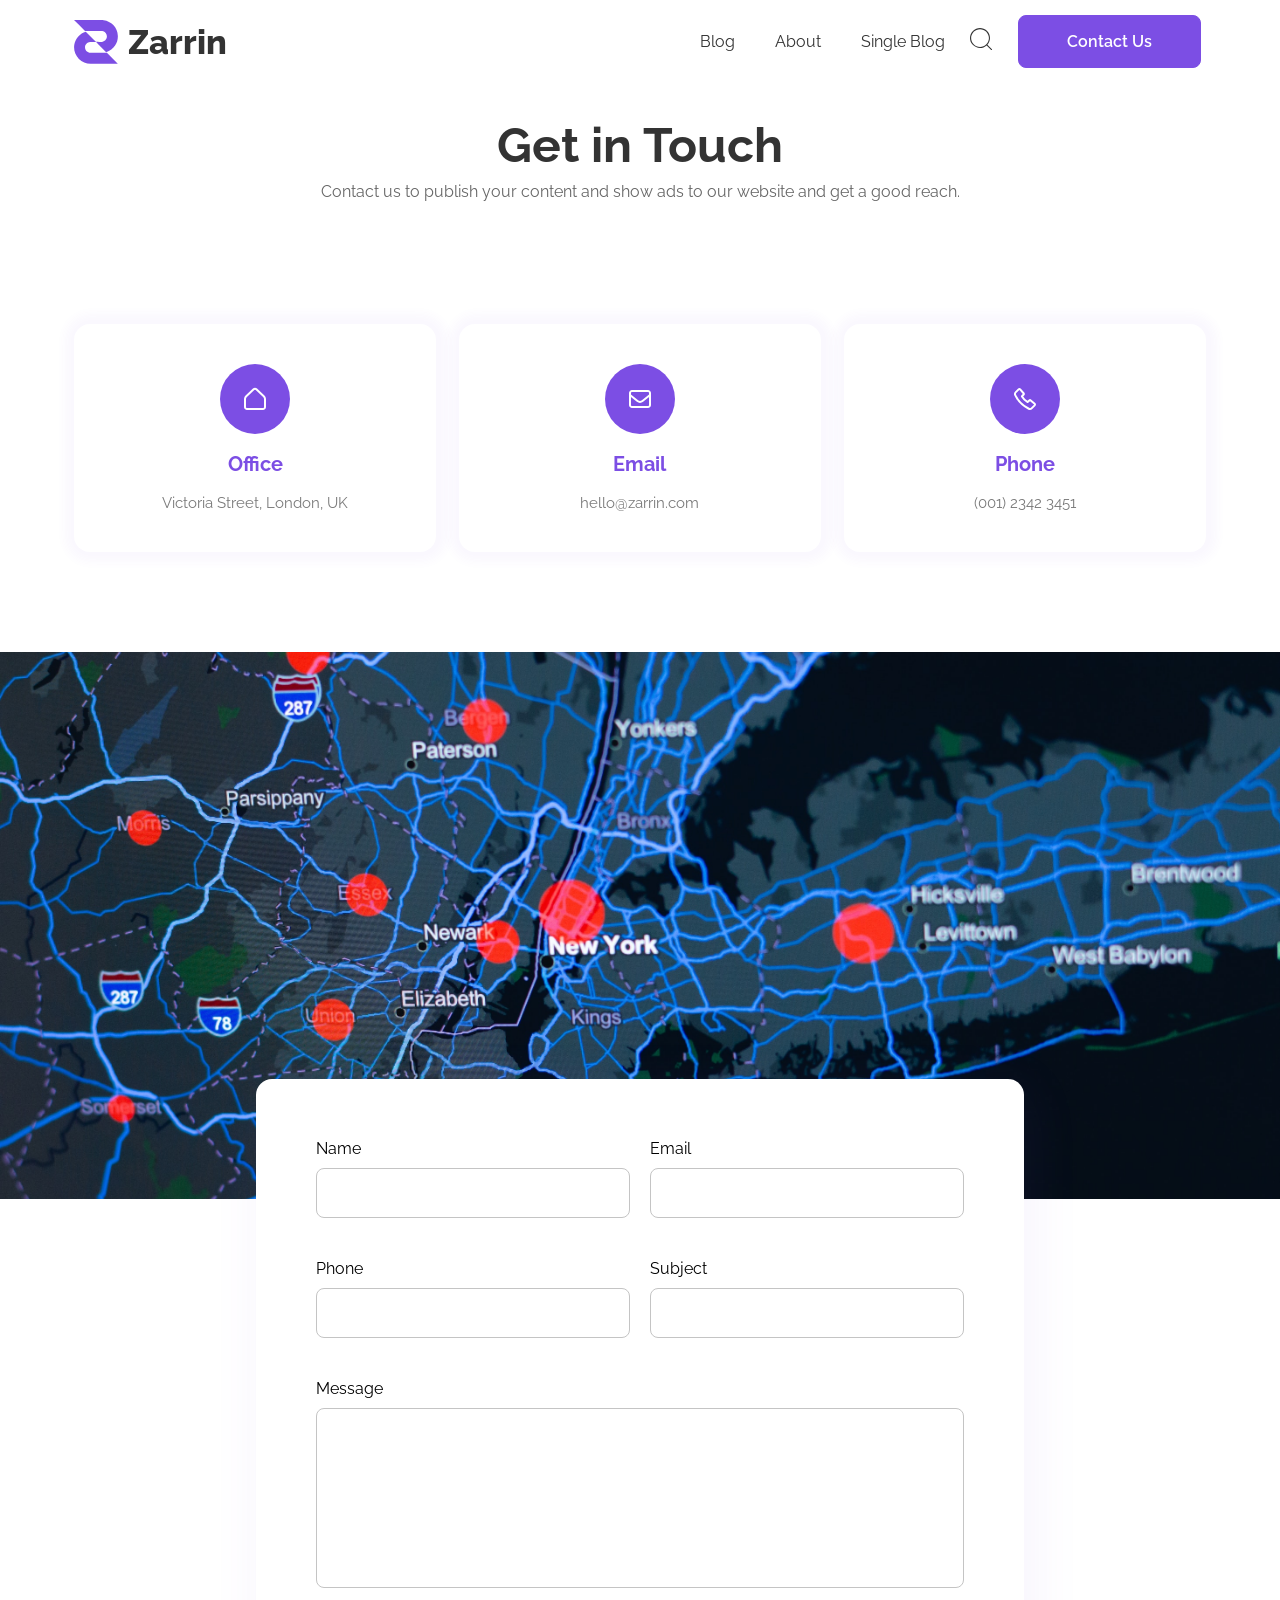
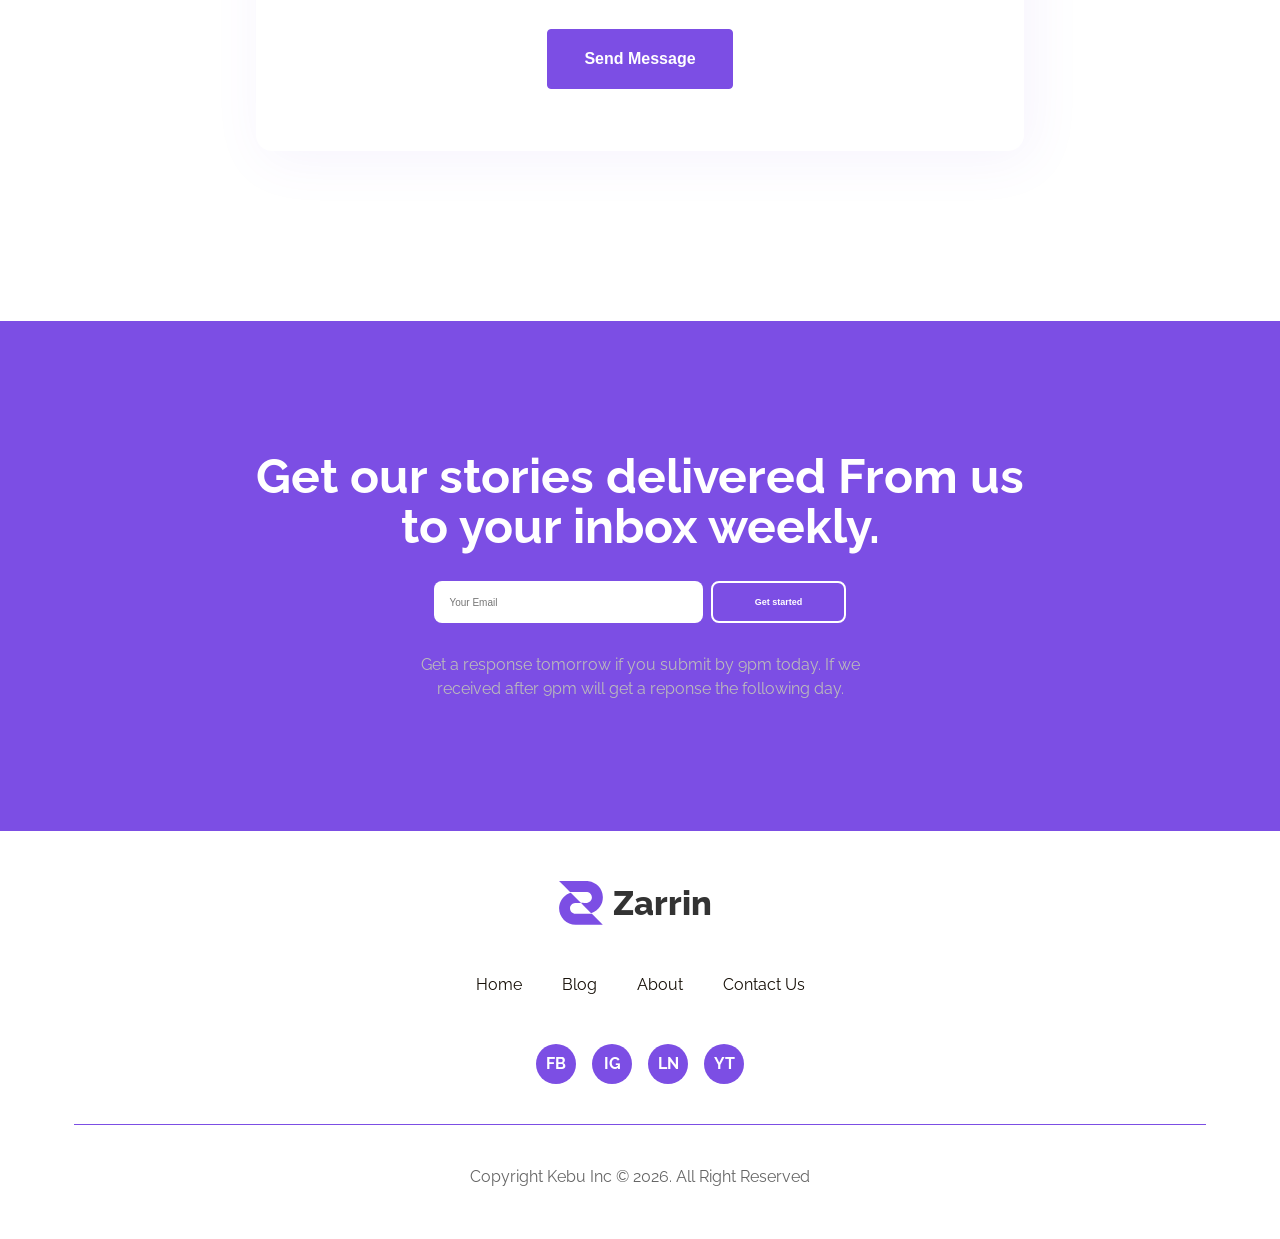
<file: contact.html>
<!DOCTYPE html>
<html lang="en">

<head>
    <meta charset="UTF-8">
    <meta name="viewport" content="width=device-width, initial-scale=1.0">
    <link rel="stylesheet" href="styles/contact.css">
    <title>Contact</title>
</head>

<body>
    <!--================ CONTACT PAGE =================-->

    <!-- NAVBAR SECTION -->
    <section class="navbar">
        <div class="navbar-content container">
            <div class="logo">
                <a href="index.html">
                    <img src="icons/main-logo.svg" alt="" />
                    <span>Zarrin</span>
                </a>
            </div>
            <nav class="hamburger-content">
                <ul>
                    <a href="blog.html">Blog</a>
                    <a href="about.html">About</a>
                    <a href="single_blog.html">Single Blog</a>
                    <div class="ham-button">
                        <a class="btn-main" href="contact.html">Contact Us</a>
                    </div>
                </ul>
            </nav>
            <div class="nav-right">
                <div class="nav-links">
                    <ul>
                        <a href="blog.html">Blog</a>
                        <a href="about.html">About</a></li>
                        <a href="single_blog.html">Single Blog</a>
                        <a style="padding: 5px;" href="error.html"><img src="icons/search.svg" alt="" /></a>
                        <a class="btn-main" href="contact.html">Contact Us</a>
                    </ul>
                </div>
            </div>
            <div class="hamburger">
                <img src="icons/hamburger.png" alt="" />
            </div>
        </div>
    </section>

    <!-- TOUCH SECTION -->
    <section class="touch">
        <div class="touch-content container">
            <div class="touch-header">
                <span>Get in Touch</span>
            </div>
            <div class="touch-text main-p">
                <span>Contact us to publish your content and show ads to our website and get a good reach.</span>
            </div>
        </div>
    </section>

    <!-- TOUCH CARDS -->
    <section class="touch-cards container">
        <!-- First card -->
        <div class="t-card">
            <div class="t-card-logo">
                <img src="icons/home.svg" alt="">
            </div>
            <div class="t-card-header">
                <span>Office</span>
            </div>
            <div class="t-card-text">
                <span>Victoria Street, London, UK</span>
            </div>
        </div>
        <!-- Second card -->
        <div class="t-card">
            <div class="t-card-logo">
                <img src="icons/email.svg" alt="">
            </div>
            <div class="t-card-header">
                <span>Email</span>
            </div>
            <div class="t-card-text">
                <span>hello@zarrin.com</span>
            </div>
        </div>
        <!-- Third card -->
        <div class="t-card">
            <div class="t-card-logo">
                <img src="icons/phone.svg" alt="">
            </div>
            <div class="t-card-header">
                <span>Phone</span>
            </div>
            <div class="t-card-text">
                <span>(001) 2342 3451</span>
            </div>
        </div>
    </section>

    <!-- CONTACT FORM SECTION -->
    <section class="contact-form">
        <div class="form-bg"></div>
        <form class="container">
            <div class="form-content">
                <div class="form-control">
                    <label>Name</label>
                    <input type="text" name="name" required>
                </div>
                <div class="form-control">
                    <label>Email</label>
                    <input type="email" name="email" required>
                </div>
                <div class="form-control">
                    <label>Phone</label>
                    <input type="number" name="phone" required>
                </div>
                <div class="form-control">
                    <label>Subject</label>
                    <input type="text" name="subject" required>
                </div>
                <div class="form-control last">
                    <label>Message</label>
                    <input type="text" name="message" required>
                </div>
            </div>
            <div class="form-btn">
                <button class="btn-main">Send Message</button>
            </div>
        </form>
    </section>

    <!-- FORM SECTION -->
    <section class="form purple-bg">
        <div class="form-content container">
            <div class="form-header">
                <span>Get our stories delivered From us to your inbox weekly.</span>
            </div>
            <form>
                <input type="text" placeholder="Your Email" required />
                <button class="btn-main">Get started</button>
            </form>
            <div class="form-text main-p">
                <span>Get a response tomorrow if you submit by 9pm today. If we received
                    after 9pm will get a reponse the following day.
                </span>
            </div>
        </div>
    </section>

    <!-- FOOTER SECTION -->
    <section class="footer container">
        <div class="footer-top">
            <div class="logo">
                <a href="index.html">
                    <img src="icons/main-logo.svg" alt="" />
                    <span>Zarrin</span>
                </a>
            </div>
            <div class="f-links">
                <ul>
                    <li><a href="#">Home</a></li>
                    <li><a href="#">Blog</a></li>
                    <li><a href="#">About</a></li>
                    <li><a href="#">Contact Us</a></li>
                </ul>
            </div>
            <div class="footer-circle">
                <ul>
                    <li><a href="https://www.facebook.com">FB</a></li>
                    <li><a href="https://www.instagram.com">IG</a></li>
                    <li><a href="https://www.linkedin.com">LN</a></li>
                    <li><a href="https://uz.linkedin.com/">YT</a></li>
                </ul>
            </div>
        </div>
        <div class="footer-low main-p">
            <span>Copyright Kebu Inc © 2026. All Right Reserved</span>
        </div>
    </section>

    <script src="app.js"></script>
</body>

</html>
</file>
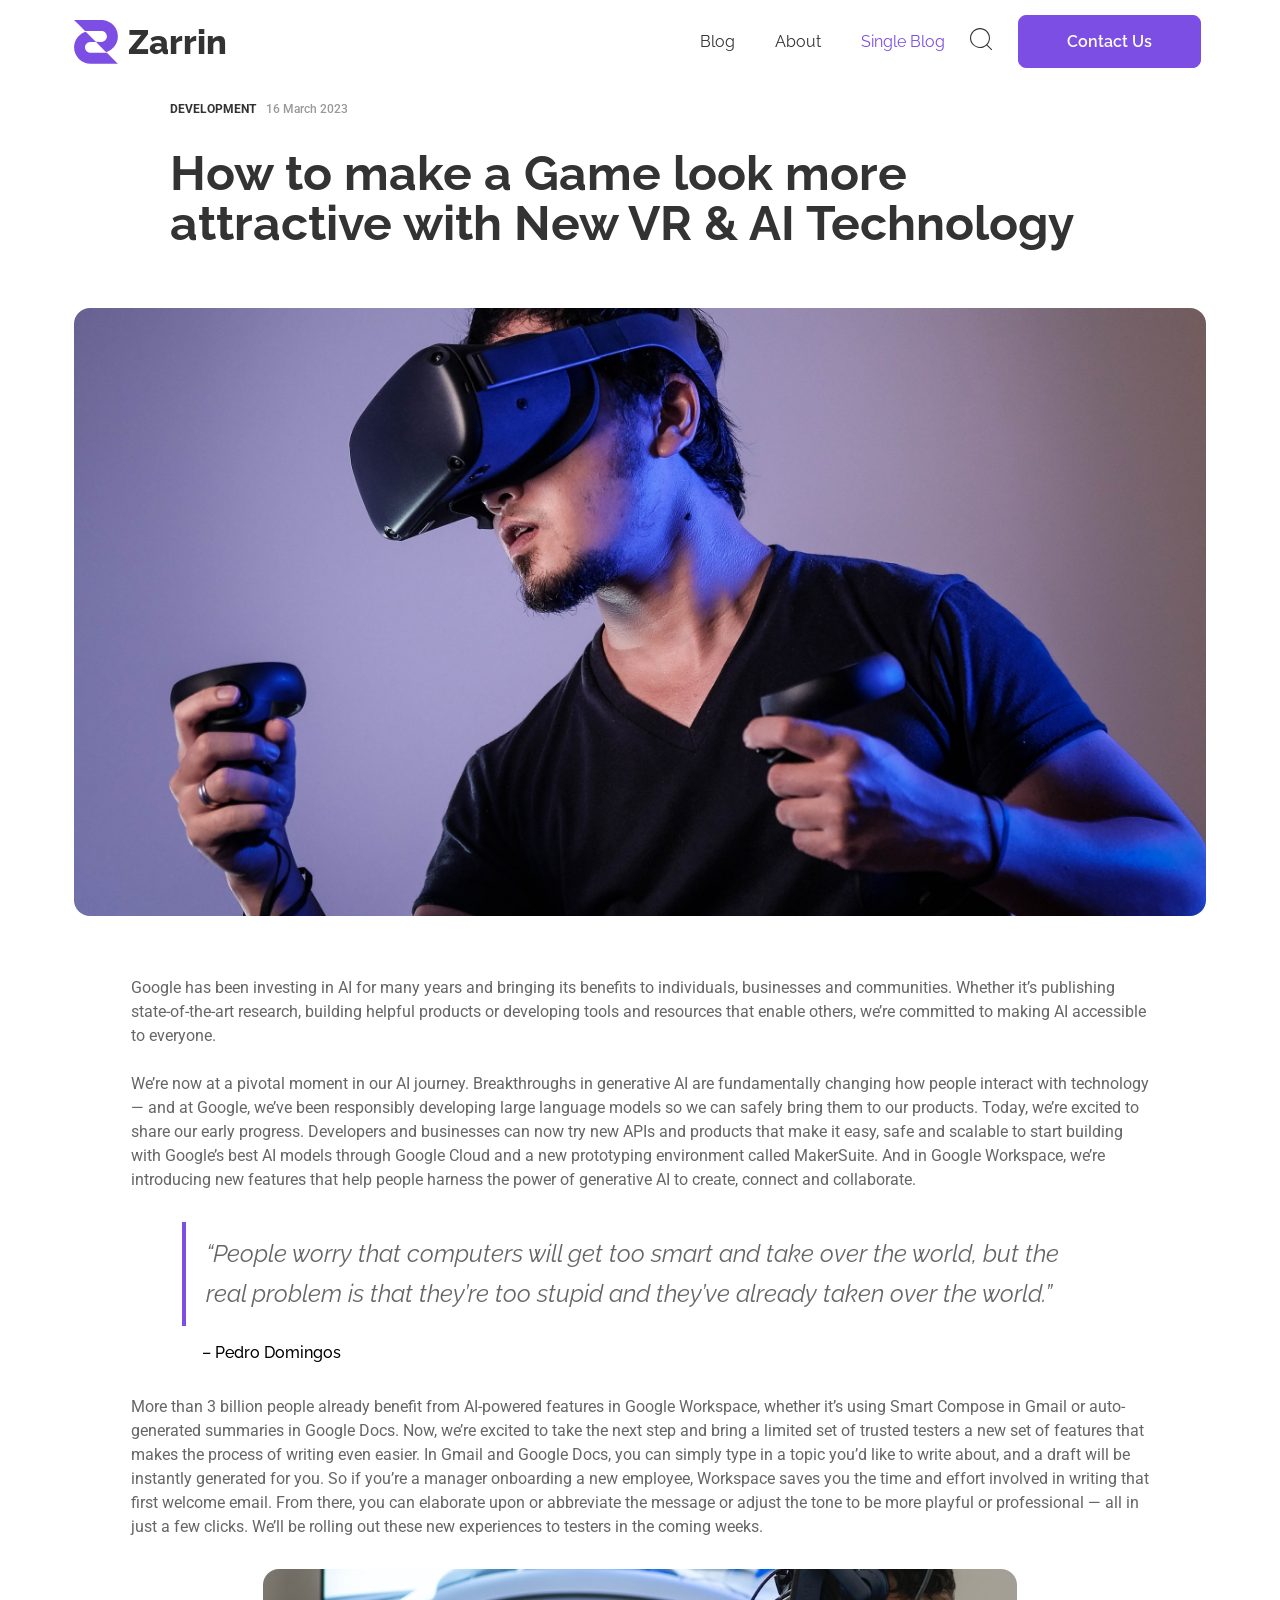
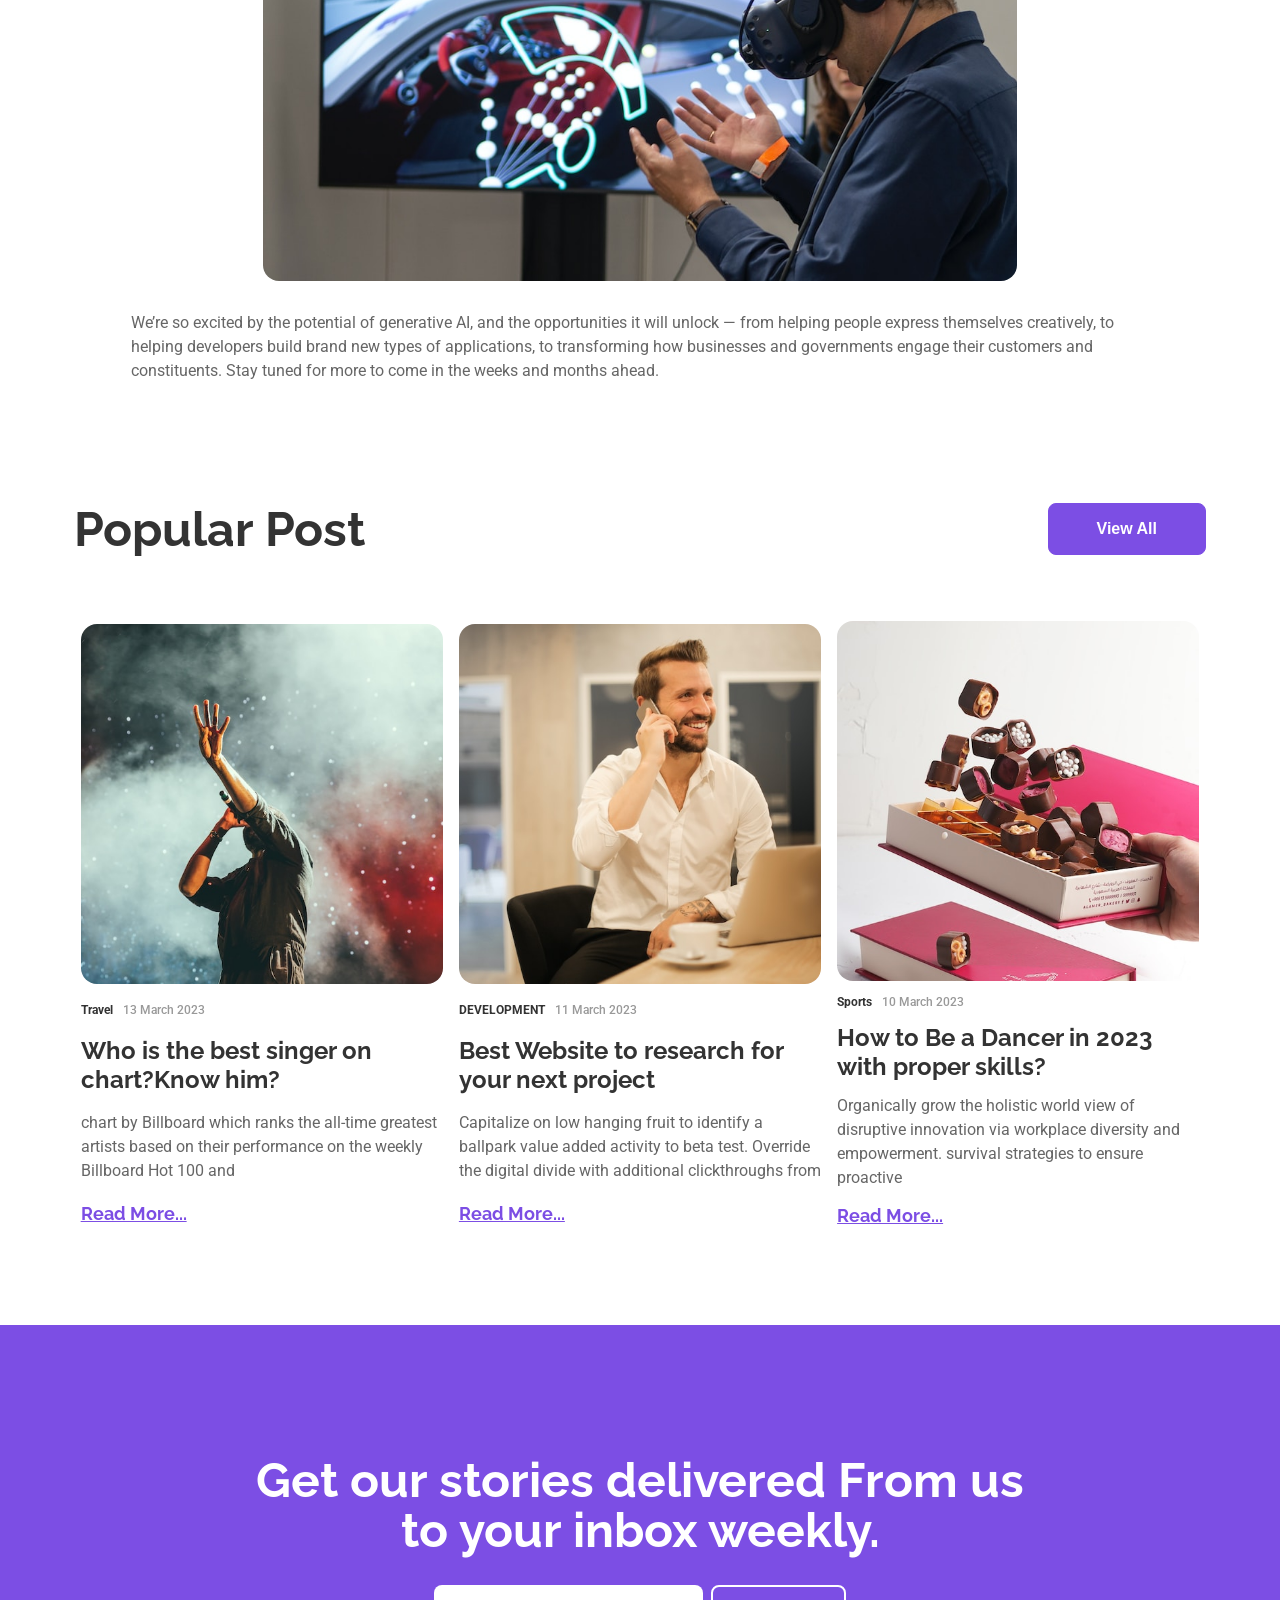
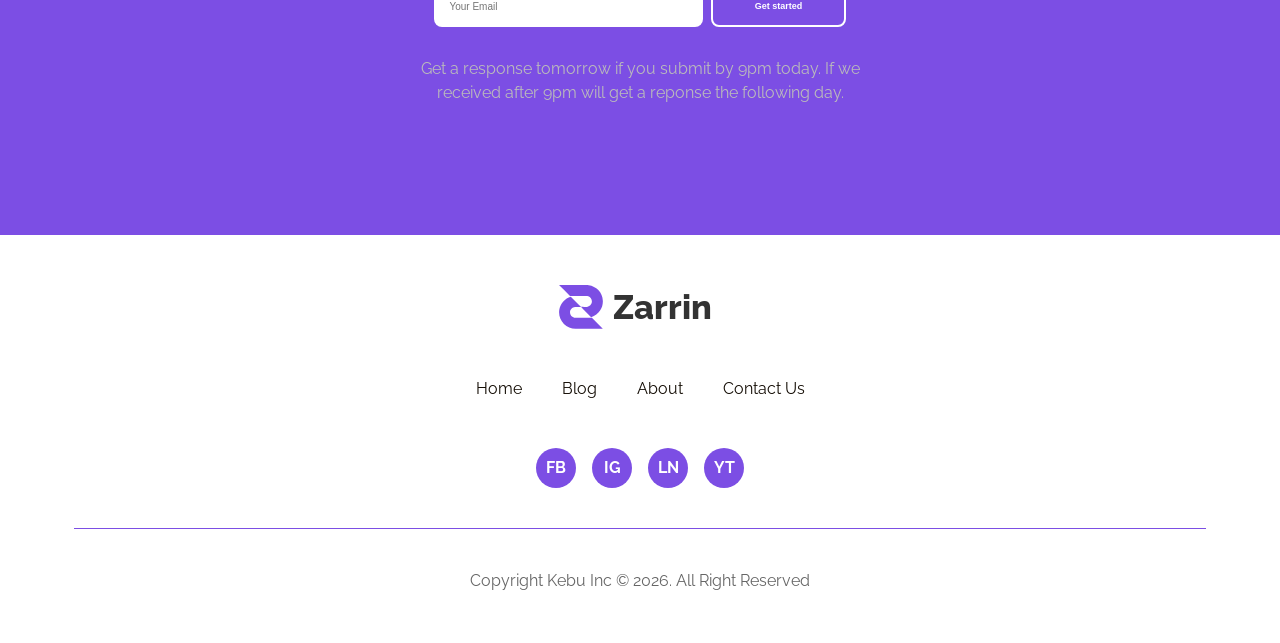
<file: single_blog.html>
<!DOCTYPE html>
<html lang="en">

<head>
    <meta charset="UTF-8">
    <meta name="viewport" content="width=device-width, initial-scale=1.0">
    <title>Single Blog</title>
    <link rel="stylesheet" href="styles/sBlog.css">
</head>

<body>
    <!--================ SINGLE BLOG PAGE =================-->
    <!-- NAVBAR SECTION -->
    <section class="navbar">
        <div class="navbar-content container">
            <div class="logo">
                <a href="index.html">
                    <img src="icons/main-logo.svg" alt="" />
                    <span>Zarrin</span>
                </a>
            </div>
            <nav class="hamburger-content">
                <ul>
                    <a href="blog.html">Blog</a>
                    <a href="about.html">About</a>
                    <a href="single_blog.html">Single Blog</a>
                    <div class="ham-button">
                        <a class="btn-main" href="contact.html">Contact Us</a>
                    </div>
                </ul>
            </nav>
            <div class="nav-right">
                <div class="nav-links">
                    <ul>
                        <a href="blog.html">Blog</a>
                        <a href="about.html">About</a></li>
                        <a href="single_blog.html">Single Blog</a>
                        <a style="padding: 5px;" href="error.html"><img src="icons/search.svg" alt="" /></a>
                        <a class="btn-main" href="contact.html">Contact Us</a>
                    </ul>
                </div>
            </div>
            <div class="hamburger">
                <img src="icons/hamburger.png" alt="" />
            </div>
        </div>
    </section>

    <!-- BLOG VR SECTION -->
    <section class="blog-vr container">
        <div class="vr-top-content">
            <div class="dev-and-date">
                <div class="development">
                    <span>DEVELOPMENT</span>
                </div>
                <div class="date">
                    <span>16 March 2023</span>
                </div>
            </div>
            <div class="vr-header">
                <span>How to make a Game look more attractive with New VR & AI Technology</span>
            </div>
        </div>
        <div class="vr-bg"></div>

        <div class="vr-low-content">
            <div class="low-text main-p">
                <span>
                    Google has been investing in AI for many years and bringing its benefits to individuals, businesses
                    and
                    communities. Whether it’s publishing state-of-the-art research, building helpful products or
                    developing
                    tools and resources that enable others, we’re committed to making AI accessible to everyone. <br>
                    <br>
                    We’re now at a pivotal moment in our AI journey. Breakthroughs in generative AI are fundamentally
                    changing how people interact with technology — and at Google, we’ve been responsibly developing
                    large
                    language models so we can safely bring them to our products. Today, we’re excited to share our early
                    progress. Developers and businesses can now try new APIs and products that make it easy, safe and
                    scalable to start building with Google’s best AI models through Google Cloud and a new prototyping
                    environment called MakerSuite. And in Google Workspace, we’re introducing new features that help
                    people
                    harness the power of generative AI to create, connect and collaborate.
                </span>
            </div>
            <div class="quote">
                <!-- <div class="quote-img">
                    <img src="icons/quote.svg" alt="">
                </div> -->
                <div class="quote-text-content">
                    <div class="quote-text">
                        <span>“People worry that computers will get too smart and take over the world, but the real
                            problem
                            is that they’re too stupid and they’ve already taken over the world.”
                        </span>
                    </div>
                    <div class="quote-author">
                        <span>– Pedro Domingos</span>
                    </div>
                </div>
            </div>
            <div class="low-text main-p">
                <span>
                    More than 3 billion people already benefit from AI-powered features in Google Workspace, whether
                    it’s using Smart Compose in Gmail or auto-generated summaries in Google Docs. Now, we’re excited to
                    take the next step and bring a limited set of trusted testers a new set of features that makes the
                    process of writing even easier. In Gmail and Google Docs, you can simply type in a topic you’d like
                    to write about, and a draft will be instantly generated for you. So if you’re a manager onboarding a
                    new employee, Workspace saves you the time and effort involved in writing that first welcome email.
                    From there, you can elaborate upon or abbreviate the message or adjust the tone to be more playful
                    or professional — all in just a few clicks. We’ll be rolling out these new experiences to testers in
                    the coming weeks.
                </span>
            </div>

            <div class="vr-guy"></div>

            <div class="low-text main-p">
                <span>
                    We’re so excited by the potential of generative AI, and the opportunities it will unlock — from
                    helping people express themselves creatively, to helping developers build brand new types of
                    applications, to transforming how businesses and governments engage their customers and
                    constituents. Stay tuned for more to come in the weeks and months ahead.
                </span>
            </div>
        </div>
    </section>

    <!-- POPULAR POST -->
    <section class="popular container">
        <div class="popular-header">
            <span>Popular Post</span>
        </div>
        <button class="btn-main">View All</button>
    </section>

    <!-- POPULAR CARDS -->
    <section class="popular-cards-low container">
        <!-- first card -->
        <div class="card">
            <img src="images/singer.jpg" alt="" />

            <div class="dev-and-date">
                <div class="development">
                    <span>Travel</span>
                </div>
                <div class="date">
                    <span>13 March 2023</span>
                </div>
            </div>

            <div class="card-header">
                <span>Who is the best singer on chart?Know him?</span>
            </div>
            <div class="card-text main-p">
                <span>chart by Billboard which ranks the all-time greatest artists based
                    on their performance on the weekly Billboard Hot 100 and
                </span>
            </div>
            <div class="read-more">
                <a href="#">Read More...</a>
            </div>
        </div>
        <!-- second card -->
        <div class="card">
            <img src="images/ryan_gosling.jpg" alt="" />

            <div class="dev-and-date">
                <div class="development">
                    <span>DEVELOPMENT</span>
                </div>
                <div class="date">
                    <span>11 March 2023</span>
                </div>
            </div>

            <div class="card-header">
                <span>Best Website to research for your next project</span>
            </div>
            <div class="card-text main-p">
                <span>Capitalize on low hanging fruit to identify a ballpark value added
                    activity to beta test. Override the digital divide with additional
                    clickthroughs from
                </span>
            </div>
            <div class="read-more">
                <a href="#">Read More...</a>
            </div>
        </div>
        <!-- third card -->
        <div class="card">
            <img src="images/chocolate.jpg" alt="" />

            <div class="dev-and-date">
                <div class="development">
                    <span>Sports</span>
                </div>
                <div class="date">
                    <span>10 March 2023</span>
                </div>
            </div>

            <div class="card-header">
                <span>How to Be a Dancer in 2023 with proper skills?</span>
            </div>
            <div class="card-text main-p">
                <span>Organically grow the holistic world view of disruptive innovation
                    via workplace diversity and empowerment. survival strategies to
                    ensure proactive
                </span>
            </div>
            <div class="read-more">
                <a href="#">Read More...</a>
            </div>
        </div>
    </section>

    <section class="s_blog_recent-cards container">
        <div class="card">
            <img src="./images/beach.jpg" alt="" />

            <div class="dev-and-date">
                <div class="development">
                    <span>Travel</span>
                </div>
                <div class="date">
                    <span>13 March 2023</span>
                </div>
            </div>

            <div class="card-header">
                <span>8 Rules of Travelling In Sea You Need To Know</span>
            </div>
            <div class="card-text main-p">
                <span>Travelling in sea has many advantages. Some of the advantages of
                    transporting goods by sea include: you can ship large volumes at
                    costs
                </span>
            </div>
            <div class="read-more">
                <a href="#">Read More...</a>
            </div>
        </div>
        <!-- second card -->
        <div class="card">
            <img src="images/computer.jpg" alt="" />

            <div class="dev-and-date">
                <div class="development">
                    <span>DEVELOPMENT</span>
                </div>
                <div class="date">
                    <span>11 March 2023</span>
                </div>
            </div>

            <div class="card-header">
                <span>How to build strong portfolio and get a Job in UI/UX</span>
            </div>
            <div class="card-text main-p">
                <span>Capitalize on low hanging fruit to identify a ballpark value added
                    activity to beta test. Override the digital divide with additional
                    clickthroughs from
                </span>
            </div>
            <div class="read-more">
                <a href="#">Read More...</a>
            </div>
        </div>
    </section>

    <!-- FORM SECTION -->
    <section class="form purple-bg">
        <div class="form-content container">
            <div class="form-header">
                <span>Get our stories delivered From us to your inbox weekly.</span>
            </div>
            <form>
                <input type="text" placeholder="Your Email" required />
                <button class="btn-main">Get started</button>
            </form>
            <div class="form-text main-p">
                <span>Get a response tomorrow if you submit by 9pm today. If we received
                    after 9pm will get a reponse the following day.
                </span>
            </div>
        </div>
    </section>

    <!-- FOOTER SECTION -->
    <section class="footer container">
        <div class="footer-top">
            <div class="logo">
                <a href="index.html">
                    <img src="icons/main-logo.svg" alt="" />
                    <span>Zarrin</span>
                </a>
            </div>
            <div class="f-links">
                <ul>
                    <li><a href="#">Home</a></li>
                    <li><a href="#">Blog</a></li>
                    <li><a href="#">About</a></li>
                    <li><a href="#">Contact Us</a></li>
                </ul>
            </div>
            <div class="footer-circle">
                <ul>
                    <li><a href="https://www.facebook.com">FB</a></li>
                    <li><a href="https://www.instagram.com">IG</a></li>
                    <li><a href="https://www.linkedin.com">LN</a></li>
                    <li><a href="https://uz.linkedin.com/">YT</a></li>
                </ul>
            </div>
        </div>
        <div class="footer-low main-p">
            <span>Copyright Kebu Inc © 2026. All Right Reserved</span>
        </div>
    </section>




    <script src="app.js"></script>
</body>

</html>
</file>
<file: styles/style.css>
@import url("https://fonts.googleapis.com/css2?family=Inter:ital,opsz,wght@0,14..32,100..900;1,14..32,100..900&family=Roboto:ital,wght@0,100..900;1,100..900&display=swap");
@import url("https://fonts.googleapis.com/css2?family=Inter:ital,opsz,wght@0,14..32,100..900;1,14..32,100..900&family=Raleway:ital,wght@0,100..900;1,100..900&family=Roboto:ital,wght@0,100..900;1,100..900&display=swap");
@import url("https://fonts.googleapis.com/css2?family=Inter:ital,opsz,wght@0,14..32,100..900;1,14..32,100..900&family=Roboto:ital,wght@0,100..900;1,100..900&display=swap");
@import url("https://fonts.googleapis.com/css2?family=Inter:ital,opsz,wght@0,14..32,100..900;1,14..32,100..900&family=Raleway:ital,wght@0,100..900;1,100..900&family=Roboto:ital,wght@0,100..900;1,100..900&display=swap");
* {
  margin: 0;
  padding: 0;
  box-sizing: border-box;
}

body {
  font-family: "raleway";
  overflow-x: hidden;
}

.container {
  max-width: 1232px;
  margin-inline: auto;
}

ul {
  list-style-type: none;
}

a {
  text-decoration: none;
}

.purple-bg {
  background-color: #7C4EE4;
  padding-top: 50px;
}

.top-lines {
  position: absolute;
  overflow-x: hidden;
  width: 1340px;
  height: 347px;
  top: -120px;
  left: -750px;
  opacity: 20%;
  border-radius: 50%;
}
@media (max-width: 1024px) {
  .top-lines {
    display: none;
  }
}

.low-lines {
  position: absolute;
  overflow-x: hidden;
  width: 1340px;
  border-radius: 50%;
  bottom: 0px;
  right: -980px;
  opacity: 20%;
  z-index: 0;
}
@media (max-width: 1024px) {
  .low-lines {
    display: none;
  }
}

.main-p {
  font-weight: 400;
  font-size: 16px;
  line-height: 150%;
  color: #666666;
}

.dev-and-date {
  display: flex;
  justify-content: center;
  align-items: center;
  font-family: "roboto";
  justify-content: start;
  gap: 10px;
}
.dev-and-date .development {
  font-weight: 700;
  font-size: 12px;
  line-height: 150%;
  font-family: roboto !important;
  color: #333333;
}
@media (max-width: 1024px) {
  .dev-and-date .development {
    font-size: 8px;
  }
}
.dev-and-date .date {
  font-weight: 500;
  font-size: 12px;
  font-family: "roboto" !important;
  line-height: 150%;
  color: #999999;
}
@media (max-width: 1024px) {
  .dev-and-date .date {
    font-size: 8px;
  }
}

.read-more {
  font-weight: 700;
  font-size: 18px;
  line-height: 150%;
}
@media (max-width: 1024px) {
  .read-more {
    font-size: 13px;
  }
}
.read-more a {
  color: #7C4EE4;
  text-decoration: underline;
}

.ai-header {
  font-weight: 700;
  font-size: 64px;
  width: 100%;
  line-height: 86px;
}

.link-active {
  color: #7C4EE4 !important;
}

.navbar {
  position: fixed;
  background: #fff;
  max-width: 100% !important;
  top: 0;
  left: 0;
  right: 0;
  z-index: 1488;
}
.navbar .logo a {
  display: flex;
  justify-content: center;
  align-items: center;
}
.navbar .logo a span {
  font-size: 34px;
  font-weight: 800;
  color: #333333;
  transition: 0.3s ease-in-out;
  padding: 0 10px;
}
.navbar .logo a:hover span {
  color: #7C4EE4;
}
@media (max-width: 1024px) {
  .navbar .logo {
    font-size: 24px;
  }
}
.navbar .navbar-content {
  display: flex;
  justify-content: center;
  align-items: center;
  justify-content: space-between;
  padding: 15px 5px 15px 0;
}
.navbar .navbar-content .hamburger-content {
  display: none;
  position: absolute;
  width: 100%;
  background-color: #fff;
  justify-content: flex-start;
  top: 100%;
  left: 0;
  box-shadow: -1px 5px 15px -15px #6b6b6b;
}
.navbar .navbar-content .hamburger-content ul.active {
  display: none;
  flex-direction: column;
  width: 100%;
}
.navbar .navbar-content .hamburger-content ul.active a {
  color: #333333;
  padding: 20px 10px;
}
.navbar .navbar-content .hamburger-content ul.active a:hover {
  background-color: #f3efff;
  color: #7C4EE4;
  cursor: pointer;
  transition: 0.1s ease-in;
}
.navbar .navbar-content .hamburger-content ul.active .ham-button {
  padding: 10px;
  margin-top: 20px;
}
.navbar .navbar-content .hamburger-content ul.active .ham-button .btn-main {
  padding: 14px 32px;
  background-color: #7C4EE4;
  color: #fff;
  border: none;
  border-radius: 8px;
  font-size: 16px;
  font-weight: 600;
  cursor: pointer;
  transition: 0.2s ease-in-out;
  border: 1px solid #7C4EE4;
  color: #fff;
  padding: 16px 48px;
}
.navbar .navbar-content .hamburger-content ul.active .ham-button .btn-main:hover {
  background-color: #fff;
  color: #7C4EE4;
  border: 1px solid #7C4EE4;
  transform: scale(1.02);
  box-shadow: 0px 1px 10px 5px #d6c5ff;
}
.navbar .navbar-content .hamburger-content .active {
  display: none;
  padding: 15px 10px;
  flex-direction: column;
}
.navbar .navbar-content .nav-right .nav-links ul {
  display: flex;
  justify-content: center;
  align-items: center;
  justify-content: space-between;
}
.navbar .navbar-content .nav-right .nav-links ul a {
  padding: 10px 20px;
  transition: 0.3s ease-in-out;
  color: #333333;
}
.navbar .navbar-content .nav-right .nav-links ul a:hover {
  color: #7C4EE4;
}
.navbar .navbar-content .nav-right .nav-links ul .btn-main {
  padding: 14px 32px;
  background-color: #7C4EE4;
  color: #fff;
  border: none;
  border-radius: 8px;
  font-size: 16px;
  font-weight: 600;
  cursor: pointer;
  transition: 0.2s ease-in-out;
  border: 1px solid #7C4EE4;
  padding: 16px 48px;
}
@media (max-width: 480px) {
  .navbar .navbar-content .nav-right .nav-links ul .btn-main {
    padding: 11px 32px;
  }
}
.navbar .navbar-content .nav-right .nav-links ul .btn-main .btn-main:hover {
  background-color: #fff;
  color: #7C4EE4;
  border: 1px solid #7C4EE4;
  transform: scale(1.02);
  box-shadow: 0px 1px 10px 5px #d6c5ff;
}
.navbar .navbar-content .nav-right .nav-links ul .btn-main {
  margin-left: 20px;
}
.navbar .navbar-content .nav-right .nav-links ul .btn-main a {
  color: #fff;
  font-weight: 600;
  font-size: 16px;
}
.navbar .navbar-content .nav-right .nav-links ul .btn-main:hover {
  background-color: #fff;
  color: #7C4EE4;
  border: 1px solid #7C4EE4;
  transform: scale(1.02);
  box-shadow: 0px 1px 10px 5px #d6c5ff;
}
.navbar .hamburger {
  display: none;
  height: 50px;
  cursor: pointer;
  padding: 5px;
  z-index: 1;
}

.form {
  display: flex;
  justify-content: center;
  align-items: center;
  flex-direction: column;
  padding: 130px 0;
  margin-inline: auto;
  text-align: center;
  color: #fff;
  margin: 70px 0 0;
}
.form .form-content {
  display: flex;
  justify-content: center;
  align-items: center;
  gap: 30px;
  width: 60%;
  flex-direction: column;
}
.form .form-content .form-header {
  font-weight: 700;
  font-size: 48px;
  line-height: 50px;
  color: #333333;
}
@media (max-width: 1024px) {
  .form .form-content .form-header {
    font-size: 34px;
    line-height: 36px;
  }
}
@media (max-width: 600px) {
  .form .form-content .form-header {
    font-size: 20px;
    line-height: 36px;
  }
}
.form .form-content .form-header {
  color: #fff;
}
.form .form-content form {
  display: flex;
  justify-content: center;
  width: 70%;
  gap: 8px;
}
.form .form-content form input {
  width: 50%;
  padding: 12px 0 12px 15px;
  border-radius: 8px;
  border: none;
  font-size: 10px;
}
.form .form-content form .btn-main {
  padding: 14px 32px;
  background-color: #7C4EE4;
  color: #fff;
  border: none;
  border-radius: 8px;
  font-size: 16px;
  font-weight: 600;
  cursor: pointer;
  transition: 0.2s ease-in-out;
  border: 1px solid #7C4EE4;
  border: 2px solid #fff;
  padding: 14px 24px;
  font-size: 9px;
  width: 25%;
}
.form .form-content form .btn-main:hover {
  background-color: #fff;
  color: #7C4EE4;
  box-shadow: 0px 1px 10px 1px #d6c5ff;
}
@media (max-width: 600px) {
  .form .form-content form input {
    width: 60%;
  }
  .form .form-content form .btn-main {
    width: 35%;
  }
}
.form .form-content .form-text {
  color: #bbb;
  width: 65%;
}
.form .top-lines {
  top: 4530px;
  left: -800px;
}
.form .low-lines {
  bottom: -4350px;
  right: -800px;
  border-radius: 45%;
}

@media (max-width: 800px) {
  .form {
    padding: 70px 0;
  }
}
.footer {
  display: flex;
  justify-content: center;
  align-items: center;
  flex-direction: column;
  padding: 50px 0;
  gap: 40px;
}
.footer .footer-top {
  display: flex;
  flex-direction: column;
  align-items: center;
  gap: 40px;
  width: 100%;
  border-bottom: 1px solid #7C4EE4;
  padding-bottom: 40px;
}
.footer .footer-top .logo a {
  display: flex;
  justify-content: center;
  align-items: center;
}
.footer .footer-top .logo a span {
  font-size: 34px;
  font-weight: 800;
  color: #333333;
  transition: 0.3s ease-in-out;
  padding: 0 10px;
}
.footer .footer-top .logo a:hover span {
  color: #7C4EE4;
}
@media (max-width: 1024px) {
  .footer .footer-top .logo {
    font-size: 24px;
  }
}
.footer .footer-top .f-links ul {
  display: flex;
  justify-content: center;
  align-items: center;
}
.footer .footer-top .f-links ul li {
  padding: 10px 0;
}
.footer .footer-top .f-links ul li:hover {
  cursor: pointer;
  transition: 0.3s ease-in;
}
.footer .footer-top .f-links ul li:hover a {
  color: #7C4EE4;
}
.footer .footer-top .f-links ul a {
  color: #150e06;
  padding: 20px;
}
.footer .footer-top .footer-circle ul {
  display: flex;
  justify-content: center;
  align-items: center;
  gap: 16px;
}
.footer .footer-top .footer-circle ul li {
  background-color: #7C4EE4;
  width: 40px;
  height: 40px;
  text-align: center;
  padding: 10px 0;
  border-radius: 50%;
  transition: 0.3s ease-in-out;
}
.footer .footer-top .footer-circle ul li a {
  font-weight: 700;
  color: #fff;
  padding: 10px;
}
.footer .footer-top .footer-circle ul li:hover {
  background-color: #f3f3f3;
  transition: 0.3s ease-in-out;
  box-shadow: 0px 1px 10px 5px #d6c5ff;
}
.footer .footer-top .footer-circle ul li:hover a {
  color: #7C4EE4;
}

@media (max-width: 500px) {
  .footer .footer-top .f-links ul {
    display: flex;
    justify-content: center;
    align-items: center;
  }
  .footer .footer-top .f-links ul li a {
    padding: 10px;
  }
}
.ai {
  display: flex;
  justify-content: center;
  align-items: center;
  justify-content: space-between;
  align-items: unset;
  padding: 140px 0 78px;
  color: #fff;
  gap: 40px;
}
.ai .left-side {
  max-width: 51%;
  padding-top: 14px;
  display: flex;
  gap: 64px;
  flex-direction: column;
}
.ai .left-side .left-side-text {
  display: flex;
  flex-direction: column;
  gap: 20px;
}
.ai .left-side .left-side-text .featured-post {
  font-weight: 700;
}
.ai .left-side .left-side-text .ai-text {
  color: #fff;
  max-width: 80%;
}
.ai .left-side .ai-button .btn-main {
  padding: 14px 32px;
  background-color: #7C4EE4;
  color: #fff;
  border: none;
  border-radius: 8px;
  font-size: 16px;
  font-weight: 600;
  cursor: pointer;
  transition: 0.2s ease-in-out;
  border: 1px solid #7C4EE4;
  color: #373737;
  background-color: #fff;
  padding: 16px 48px;
}
.ai .left-side .ai-button .btn-main:hover {
  background-color: #333333;
  color: #fff;
  border: 1px solid #333333;
  box-shadow: 0px 1px 10px 5px rgb(64, 61, 61);
}
.ai .ai-img {
  max-width: 49%;
  z-index: 1;
}
.ai .ai-img img {
  width: 100%;
  height: 576px;
  -o-object-fit: cover;
     object-fit: cover;
  border-radius: 16px;
  transform: scaleX(-1);
}

.vr {
  padding: 130px 0 80px;
}
.vr .vr-content {
  display: flex;
  align-items: flex-end;
  flex-direction: column;
}
.vr .vr-content .vr-bg {
  background-image: url("../images/guy_with_vr.jpg");
  background-position: center;
  background-size: cover;
  background-repeat: no-repeat;
  width: 100%;
  height: 576px;
  max-height: 576px;
  position: relative;
  border-radius: 16px;
}
.vr .vr-content .vr-card {
  display: grid;
  gap: 20px;
  position: relative;
  right: 0;
  bottom: 0;
  min-height: 360px;
  max-width: 75%;
  background-color: #fff;
  margin-top: -240px;
  padding: 32px 0 42px 32px;
  border-radius: 16px;
  box-shadow: 1px 1px 15px 1px rgba(0, 0, 0, 0.1);
  font-family: "roboto";
}
.vr .vr-content .vr-card .vr-header {
  font-weight: 700;
  font-size: 32px;
  line-height: 45px;
  color: #333333;
}
@media (max-width: 1024px) {
  .vr .vr-content .vr-card .vr-header {
    font-size: 23px;
    line-height: 32px;
  }
}
@media (max-width: 600px) {
  .vr .vr-content .vr-card .vr-header {
    line-height: 24px;
  }
}
.vr .vr-content .vr-card .vr-header {
  max-width: 90%;
  font-family: "raleway";
}
.vr .vr-content .vr-card .vr-text {
  color: #666666;
  max-width: 90%;
}
.vr .vr-content .vr-card .vr-btn .btn-main {
  padding: 14px 32px;
  background-color: #7C4EE4;
  color: #fff;
  border: none;
  border-radius: 8px;
  font-size: 16px;
  font-weight: 600;
  cursor: pointer;
  transition: 0.2s ease-in-out;
  border: 1px solid #7C4EE4;
  border: 1px solid #7C4EE4;
  background-color: #fff;
  color: #7C4EE4;
}
.vr .vr-content .vr-card .vr-btn .btn-main:hover {
  background-color: #7C4EE4;
  color: #fff;
  box-shadow: 0px 1px 10px 5px #d6c5ff;
}

.recent .recent-top {
  display: flex;
  justify-content: center;
  align-items: center;
  justify-content: space-between;
}
.recent .recent-top .recent-top-header {
  font-weight: 700;
  font-size: 48px;
  line-height: 50px;
  color: #333333;
}
@media (max-width: 1024px) {
  .recent .recent-top .recent-top-header {
    font-size: 34px;
    line-height: 36px;
  }
}
@media (max-width: 600px) {
  .recent .recent-top .recent-top-header {
    font-size: 20px;
    line-height: 36px;
  }
}
.recent .recent-top .btn-main {
  padding: 14px 32px;
  background-color: #7C4EE4;
  color: #fff;
  border: none;
  border-radius: 8px;
  font-size: 16px;
  font-weight: 600;
  cursor: pointer;
  transition: 0.2s ease-in-out;
  border: 1px solid #7C4EE4;
  font-family: "roboto";
  padding: 16px 48px;
}
@media (max-width: 480px) {
  .recent .recent-top .btn-main {
    padding: 11px 32px;
  }
}
.recent .recent-top .btn-main:hover {
  background-color: #fff;
  color: #7C4EE4;
  border: 1px solid #7C4EE4;
  transform: scale(1.02);
  box-shadow: 0px 1px 10px 5px #d6c5ff;
}
.recent .recent-low {
  display: flex;
  justify-content: center;
  align-items: center;
  justify-content: space-between;
  align-items: unset;
  padding: 80px 0 60px;
}
.recent .recent-low .recent-img {
  background-image: url(../images/guy_with_vr.jpg);
  background-position: center;
  background-size: cover;
  max-width: 58%;
  width: 700px;
  max-height: 100%;
  /* max-height: 456px;*/
  border-radius: 16px;
}
.recent .recent-low .recent-right {
  display: flex;
  flex-direction: column;
  max-width: 38%;
  padding: 16px 0 33px;
  gap: 30px;
}
.recent .recent-low .recent-right .recent-header {
  font-weight: 700;
  font-size: 32px;
  line-height: 45px;
  color: #333333;
}
@media (max-width: 1024px) {
  .recent .recent-low .recent-right .recent-header {
    font-size: 23px;
    line-height: 32px;
  }
}
@media (max-width: 600px) {
  .recent .recent-low .recent-right .recent-header {
    line-height: 24px;
  }
}
.recent .recent-low .recent-right .recent-text {
  font-family: "roboto";
}
.recent .recent-low .recent-right .recent-btn .btn-main {
  padding: 14px 32px;
  background-color: #7C4EE4;
  color: #fff;
  border: none;
  border-radius: 8px;
  font-size: 16px;
  font-weight: 600;
  cursor: pointer;
  transition: 0.2s ease-in-out;
  border: 1px solid #7C4EE4;
  background-color: #fff;
  color: #7C4EE4;
  border: 1px solid #7C4EE4;
  font-family: "roboto";
}
.recent .recent-low .recent-right .recent-btn .btn-main:hover {
  background-color: #7C4EE4;
  color: #fff;
  box-shadow: 0px 1px 10px 5px #d6c5ff;
}

.recent-cards,
.popular-cards,
.popular-cards-low {
  display: flex;
  justify-content: center;
  align-items: center;
  gap: 16px;
  padding-top: 40px;
}
.recent-cards .card,
.popular-cards .card,
.popular-cards-low .card {
  display: flex;
  flex-direction: column;
  justify-content: space-around;
  width: 32%;
  height: 360px;
  min-height: 660px;
  padding: 20px 0;
}
.recent-cards .card img,
.popular-cards .card img,
.popular-cards-low .card img {
  width: 100%;
  height: 360px;
  -o-object-fit: cover;
     object-fit: cover;
  border-radius: 16px;
}
.recent-cards .card .card-header,
.popular-cards .card .card-header,
.popular-cards-low .card .card-header {
  font-weight: 700;
  font-size: 24px;
}
@media (max-width: 1024px) {
  .recent-cards .card .card-header,
  .popular-cards .card .card-header,
  .popular-cards-low .card .card-header {
    font-size: 17px;
  }
}
.recent-cards .card .card-header,
.popular-cards .card .card-header,
.popular-cards-low .card .card-header {
  color: #333333;
}
.recent-cards .card .card-text,
.popular-cards .card .card-text,
.popular-cards-low .card .card-text {
  font-family: "roboto";
}
.recent-cards .card .read-more:hover a,
.popular-cards .card .read-more:hover a,
.popular-cards-low .card .read-more:hover a {
  color: #5c3ba8;
}
@media (max-width: 1024px) {
  .recent-cards .card,
  .popular-cards .card,
  .popular-cards-low .card {
    min-height: 590px;
  }
}
@media (max-width: 1000px) {
  .recent-cards .card,
  .popular-cards .card,
  .popular-cards-low .card {
    min-height: 560px;
  }
}
@media (max-width: 930px) {
  .recent-cards .card,
  .popular-cards .card,
  .popular-cards-low .card {
    min-height: 490px;
  }
}
@media (max-width: 600px) {
  .recent-cards .card,
  .popular-cards .card,
  .popular-cards-low .card {
    min-height: 450px;
    width: 90%;
  }
  .recent-cards .card img,
  .popular-cards .card img,
  .popular-cards-low .card img {
    min-height: 260px;
  }
  .recent-cards .card .card-text,
  .popular-cards .card .card-text,
  .popular-cards-low .card .card-text {
    padding: 5px 0;
  }
}
.recent-cards .card .dev-and-date,
.popular-cards .card .dev-and-date,
.popular-cards-low .card .dev-and-date {
  padding: 10px 0;
}
.recent-cards .card .card-text,
.popular-cards .card .card-text,
.popular-cards-low .card .card-text {
  padding: 5px 0;
}

.popular {
  display: flex;
  justify-content: center;
  align-items: center;
  justify-content: space-between;
  padding: 50px 0 0;
}
.popular .popular-header {
  font-weight: 700;
  font-size: 48px;
  line-height: 50px;
  color: #333333;
}
@media (max-width: 1024px) {
  .popular .popular-header {
    font-size: 34px;
    line-height: 36px;
  }
}
@media (max-width: 600px) {
  .popular .popular-header {
    font-size: 20px;
    line-height: 36px;
  }
}
.popular .btn-main {
  padding: 14px 32px;
  background-color: #7C4EE4;
  color: #fff;
  border: none;
  border-radius: 8px;
  font-size: 16px;
  font-weight: 600;
  cursor: pointer;
  transition: 0.2s ease-in-out;
  border: 1px solid #7C4EE4;
  padding: 16px 48px;
}
@media (max-width: 480px) {
  .popular .btn-main {
    padding: 11px 32px;
  }
}
.popular .btn-main:hover {
  background-color: #fff;
  color: #7C4EE4;
  border: 1px solid #7C4EE4;
  transform: scale(1.02);
  box-shadow: 0px 1px 10px 5px #d6c5ff;
}

@media (max-width: 1320px) {
  .container {
    max-width: 1132px;
  }
}
@media (max-width: 1210px) {
  .container {
    max-width: 1022px;
  }
  .ai-header {
    font-size: 46px;
    line-height: 62px;
  }
  .ai .ai-img img {
    height: 516px;
  }
}
@media (max-width: 1110px) {
  .container {
    max-width: 912px;
  }
  .ai .left-side {
    max-width: 47%;
  }
  .recent-cards .card img,
  .popular-cards .card img,
  .popular-cards-low .card img {
    height: 300px;
  }
}
@media (max-width: 1024px) {
  .container {
    max-width: 882px;
  }
  .vr {
    padding: 60px 0 30px;
  }
  .recent .recent-low {
    padding: 50px 0 30px;
  }
  .recent-cards,
  .popular-cards,
  .popular-cards-low {
    padding-top: 20px;
    gap: 10px;
  }
  .ai-header {
    font-size: 46px;
    line-height: 62px;
  }
  .form {
    margin: 30px 0 0;
  }
}
@media (max-width: 1000px) {
  .container {
    max-width: 850px;
  }
  .logo span {
    font-size: 24px;
  }
  .main-p {
    font-size: 11px;
  }
  .dev-and-date {
    align-items: unset;
  }
  .dev-and-date .development {
    font-size: 8px;
  }
  .dev-and-date .date {
    font-size: 8px;
  }
  .form .form-content {
    width: 70%;
  }
  .form .form-content form {
    width: 75%;
  }
  .footer .footer-top .f-links ul a {
    font-size: 11px;
  }
}
@media (max-width: 930px) {
  .container {
    max-width: 770px;
  }
  .ai .left-side {
    max-width: 40%;
  }
  .ai .ai-img {
    max-width: 55%;
  }
  .ai .ai-img img {
    height: 516px;
  }
  .recent-cards .card img,
  .popular-cards .card img,
  .popular-cards-low .card img {
    height: 260px;
  }
}
@media (max-width: 850px) {
  .container {
    max-width: 670px;
  }
  .navbar .navbar-content .show {
    display: flex;
  }
  .navbar .navbar-content .show .active {
    display: flex !important;
  }
  .navbar .nav-right {
    display: none;
  }
  .navbar .hamburger {
    display: flex;
  }
  .ai-header {
    font-size: 40px;
    line-height: 52px;
  }
  .ai .ai-img img {
    height: 450px;
  }
}
@media (max-width: 830px) {
  .form .form-content {
    width: 75%;
  }
  .form .form-content form {
    width: 80%;
  }
}
@media (max-width: 750px) {
  .container {
    max-width: 600px;
  }
  .navbar .navbar-content .show {
    display: flex;
  }
  .navbar .navbar-content .show .active {
    display: flex !important;
  }
  .navbar .nav-right {
    display: none;
  }
  .navbar .hamburger {
    display: flex;
  }
  .ai {
    flex-direction: column;
    align-items: center;
    padding: 40px 0;
  }
  .ai .left-side {
    max-width: 90%;
    gap: 20px;
  }
  .ai .ai-img {
    max-width: 90%;
  }
  .recent-cards .card img,
  .popular-cards .card img,
  .popular-cards-low .card img {
    height: 220px;
  }
}
@media (max-width: 710px) {
  .form .form-content {
    width: 80%;
  }
  .form .form-content form {
    width: 85%;
  }
}
@media (max-width: 660px) {
  .container {
    max-width: 540px;
  }
}
@media (max-width: 625px) {
  .form .form-content {
    width: 85%;
  }
  .form .form-content form {
    width: 100%;
    justify-content: center;
  }
  .form .form-content form .btn-main {
    padding: 14px 18px;
  }
}
@media (max-width: 600px) {
  .container {
    max-width: 480px;
  }
  .dev-and-date {
    padding: 10px 0;
  }
  .ai-header {
    font-size: 36px;
    line-height: 40px;
  }
  .ai .ai-img img {
    height: 350px;
  }
  .recent-cards,
  .popular-cards,
  .popular-cards-low {
    flex-direction: column;
  }
  .recent-cards .card,
  .popular-cards .card,
  .popular-cards-low .card {
    justify-content: unset;
    max-height: 450px;
  }
}
@media (max-width: 540px) {
  .container {
    max-width: 430px;
  }
  .vr {
    align-items: center;
    padding: 80px 0;
  }
  .vr .vr-content {
    align-items: center;
    flex-direction: column;
    padding: 20px;
    border: 1px solid #bdbdbd;
    border-radius: 12px;
  }
  .vr .vr-content .vr-bg {
    position: unset;
    height: 300px;
  }
  .vr .vr-content .vr-card {
    display: flex;
    flex-direction: column;
    padding: 32px 0 0;
    min-height: 300px;
    max-width: 100%;
    margin: 0;
    box-shadow: none;
    border-radius: 0;
  }
  .recent .recent-low {
    display: none;
  }
}
@media (max-width: 480px) {
  .container {
    max-width: 370px;
  }
  .ai .ai-img img {
    height: 350px;
  }
  .ai .left-side .ai-button .btn-main {
    padding: 12px 28px;
  }
  .recent-cards,
  .popular-cards,
  .popular-cards-low {
    gap: 40px;
    padding-top: 40px;
  }
}
@media (max-width: 420px) {
  .container {
    max-width: 327px;
  }
}
@media (max-width: 360px) {
  .container {
    max-width: 280px;
  }
}/*# sourceMappingURL=style.css.map */
</file>
<file: styles/about.css>
@import url("https://fonts.googleapis.com/css2?family=Inter:ital,opsz,wght@0,14..32,100..900;1,14..32,100..900&family=Roboto:ital,wght@0,100..900;1,100..900&display=swap");
@import url("https://fonts.googleapis.com/css2?family=Inter:ital,opsz,wght@0,14..32,100..900;1,14..32,100..900&family=Raleway:ital,wght@0,100..900;1,100..900&family=Roboto:ital,wght@0,100..900;1,100..900&display=swap");
@import url("https://fonts.googleapis.com/css2?family=Inter:ital,opsz,wght@0,14..32,100..900;1,14..32,100..900&family=Roboto:ital,wght@0,100..900;1,100..900&display=swap");
@import url("https://fonts.googleapis.com/css2?family=Inter:ital,opsz,wght@0,14..32,100..900;1,14..32,100..900&family=Raleway:ital,wght@0,100..900;1,100..900&family=Roboto:ital,wght@0,100..900;1,100..900&display=swap");
* {
  margin: 0;
  padding: 0;
  box-sizing: border-box;
}

body {
  font-family: "raleway";
  overflow-x: hidden;
}

.container {
  max-width: 1232px;
  margin-inline: auto;
}

ul {
  list-style-type: none;
}

a {
  text-decoration: none;
}

.purple-bg {
  background-color: #7C4EE4;
  padding-top: 50px;
}

.top-lines {
  position: absolute;
  overflow-x: hidden;
  width: 1340px;
  height: 347px;
  top: -120px;
  left: -750px;
  opacity: 20%;
  border-radius: 50%;
}
@media (max-width: 1024px) {
  .top-lines {
    display: none;
  }
}

.low-lines {
  position: absolute;
  overflow-x: hidden;
  width: 1340px;
  border-radius: 50%;
  bottom: 0px;
  right: -980px;
  opacity: 20%;
  z-index: 0;
}
@media (max-width: 1024px) {
  .low-lines {
    display: none;
  }
}

.main-p {
  font-weight: 400;
  font-size: 16px;
  line-height: 150%;
  color: #666666;
}

.dev-and-date {
  display: flex;
  justify-content: center;
  align-items: center;
  font-family: "roboto";
  justify-content: start;
  gap: 10px;
}
.dev-and-date .development {
  font-weight: 700;
  font-size: 12px;
  line-height: 150%;
  font-family: roboto !important;
  color: #333333;
}
@media (max-width: 1024px) {
  .dev-and-date .development {
    font-size: 8px;
  }
}
.dev-and-date .date {
  font-weight: 500;
  font-size: 12px;
  font-family: "roboto" !important;
  line-height: 150%;
  color: #999999;
}
@media (max-width: 1024px) {
  .dev-and-date .date {
    font-size: 8px;
  }
}

.read-more {
  font-weight: 700;
  font-size: 18px;
  line-height: 150%;
}
@media (max-width: 1024px) {
  .read-more {
    font-size: 13px;
  }
}
.read-more a {
  color: #7C4EE4;
  text-decoration: underline;
}

.ai-header {
  font-weight: 700;
  font-size: 64px;
  width: 100%;
  line-height: 86px;
}

.link-active {
  color: #7C4EE4 !important;
}

.navbar {
  position: fixed;
  background: #fff;
  max-width: 100% !important;
  top: 0;
  left: 0;
  right: 0;
  z-index: 1488;
}
.navbar .logo a {
  display: flex;
  justify-content: center;
  align-items: center;
}
.navbar .logo a span {
  font-size: 34px;
  font-weight: 800;
  color: #333333;
  transition: 0.3s ease-in-out;
  padding: 0 10px;
}
.navbar .logo a:hover span {
  color: #7C4EE4;
}
@media (max-width: 1024px) {
  .navbar .logo {
    font-size: 24px;
  }
}
.navbar .navbar-content {
  display: flex;
  justify-content: center;
  align-items: center;
  justify-content: space-between;
  padding: 15px 5px 15px 0;
}
.navbar .navbar-content .hamburger-content {
  display: none;
  position: absolute;
  width: 100%;
  background-color: #fff;
  justify-content: flex-start;
  top: 100%;
  left: 0;
  box-shadow: -1px 5px 15px -15px #6b6b6b;
}
.navbar .navbar-content .hamburger-content ul.active {
  display: none;
  flex-direction: column;
  width: 100%;
}
.navbar .navbar-content .hamburger-content ul.active a {
  color: #333333;
  padding: 20px 10px;
}
.navbar .navbar-content .hamburger-content ul.active a:hover {
  background-color: #f3efff;
  color: #7C4EE4;
  cursor: pointer;
  transition: 0.1s ease-in;
}
.navbar .navbar-content .hamburger-content ul.active .ham-button {
  padding: 10px;
  margin-top: 20px;
}
.navbar .navbar-content .hamburger-content ul.active .ham-button .btn-main {
  padding: 14px 32px;
  background-color: #7C4EE4;
  color: #fff;
  border: none;
  border-radius: 8px;
  font-size: 16px;
  font-weight: 600;
  cursor: pointer;
  transition: 0.2s ease-in-out;
  border: 1px solid #7C4EE4;
  color: #fff;
  padding: 16px 48px;
}
.navbar .navbar-content .hamburger-content ul.active .ham-button .btn-main:hover {
  background-color: #fff;
  color: #7C4EE4;
  border: 1px solid #7C4EE4;
  transform: scale(1.02);
  box-shadow: 0px 1px 10px 5px #d6c5ff;
}
.navbar .navbar-content .hamburger-content .active {
  display: none;
  padding: 15px 10px;
  flex-direction: column;
}
.navbar .navbar-content .nav-right .nav-links ul {
  display: flex;
  justify-content: center;
  align-items: center;
  justify-content: space-between;
}
.navbar .navbar-content .nav-right .nav-links ul a {
  padding: 10px 20px;
  transition: 0.3s ease-in-out;
  color: #333333;
}
.navbar .navbar-content .nav-right .nav-links ul a:hover {
  color: #7C4EE4;
}
.navbar .navbar-content .nav-right .nav-links ul .btn-main {
  padding: 14px 32px;
  background-color: #7C4EE4;
  color: #fff;
  border: none;
  border-radius: 8px;
  font-size: 16px;
  font-weight: 600;
  cursor: pointer;
  transition: 0.2s ease-in-out;
  border: 1px solid #7C4EE4;
  padding: 16px 48px;
}
@media (max-width: 480px) {
  .navbar .navbar-content .nav-right .nav-links ul .btn-main {
    padding: 11px 32px;
  }
}
.navbar .navbar-content .nav-right .nav-links ul .btn-main .btn-main:hover {
  background-color: #fff;
  color: #7C4EE4;
  border: 1px solid #7C4EE4;
  transform: scale(1.02);
  box-shadow: 0px 1px 10px 5px #d6c5ff;
}
.navbar .navbar-content .nav-right .nav-links ul .btn-main {
  margin-left: 20px;
}
.navbar .navbar-content .nav-right .nav-links ul .btn-main a {
  color: #fff;
  font-weight: 600;
  font-size: 16px;
}
.navbar .navbar-content .nav-right .nav-links ul .btn-main:hover {
  background-color: #fff;
  color: #7C4EE4;
  border: 1px solid #7C4EE4;
  transform: scale(1.02);
  box-shadow: 0px 1px 10px 5px #d6c5ff;
}
.navbar .hamburger {
  display: none;
  height: 50px;
  cursor: pointer;
  padding: 5px;
  z-index: 1;
}

.form {
  display: flex;
  justify-content: center;
  align-items: center;
  flex-direction: column;
  padding: 130px 0;
  margin-inline: auto;
  text-align: center;
  color: #fff;
  margin: 70px 0 0;
}
.form .form-content {
  display: flex;
  justify-content: center;
  align-items: center;
  gap: 30px;
  width: 60%;
  flex-direction: column;
}
.form .form-content .form-header {
  font-weight: 700;
  font-size: 48px;
  line-height: 50px;
  color: #333333;
}
@media (max-width: 1024px) {
  .form .form-content .form-header {
    font-size: 34px;
    line-height: 36px;
  }
}
@media (max-width: 600px) {
  .form .form-content .form-header {
    font-size: 20px;
    line-height: 36px;
  }
}
.form .form-content .form-header {
  color: #fff;
}
.form .form-content form {
  display: flex;
  justify-content: center;
  width: 70%;
  gap: 8px;
}
.form .form-content form input {
  width: 50%;
  padding: 12px 0 12px 15px;
  border-radius: 8px;
  border: none;
  font-size: 10px;
}
.form .form-content form .btn-main {
  padding: 14px 32px;
  background-color: #7C4EE4;
  color: #fff;
  border: none;
  border-radius: 8px;
  font-size: 16px;
  font-weight: 600;
  cursor: pointer;
  transition: 0.2s ease-in-out;
  border: 1px solid #7C4EE4;
  border: 2px solid #fff;
  padding: 14px 24px;
  font-size: 9px;
  width: 25%;
}
.form .form-content form .btn-main:hover {
  background-color: #fff;
  color: #7C4EE4;
  box-shadow: 0px 1px 10px 1px #d6c5ff;
}
@media (max-width: 600px) {
  .form .form-content form input {
    width: 60%;
  }
  .form .form-content form .btn-main {
    width: 35%;
  }
}
.form .form-content .form-text {
  color: #bbb;
  width: 65%;
}
.form .top-lines {
  top: 4530px;
  left: -800px;
}
.form .low-lines {
  bottom: -4350px;
  right: -800px;
  border-radius: 45%;
}

@media (max-width: 800px) {
  .form {
    padding: 70px 0;
  }
}
.footer {
  display: flex;
  justify-content: center;
  align-items: center;
  flex-direction: column;
  padding: 50px 0;
  gap: 40px;
}
.footer .footer-top {
  display: flex;
  flex-direction: column;
  align-items: center;
  gap: 40px;
  width: 100%;
  border-bottom: 1px solid #7C4EE4;
  padding-bottom: 40px;
}
.footer .footer-top .logo a {
  display: flex;
  justify-content: center;
  align-items: center;
}
.footer .footer-top .logo a span {
  font-size: 34px;
  font-weight: 800;
  color: #333333;
  transition: 0.3s ease-in-out;
  padding: 0 10px;
}
.footer .footer-top .logo a:hover span {
  color: #7C4EE4;
}
@media (max-width: 1024px) {
  .footer .footer-top .logo {
    font-size: 24px;
  }
}
.footer .footer-top .f-links ul {
  display: flex;
  justify-content: center;
  align-items: center;
}
.footer .footer-top .f-links ul li {
  padding: 10px 0;
}
.footer .footer-top .f-links ul li:hover {
  cursor: pointer;
  transition: 0.3s ease-in;
}
.footer .footer-top .f-links ul li:hover a {
  color: #7C4EE4;
}
.footer .footer-top .f-links ul a {
  color: #150e06;
  padding: 20px;
}
.footer .footer-top .footer-circle ul {
  display: flex;
  justify-content: center;
  align-items: center;
  gap: 16px;
}
.footer .footer-top .footer-circle ul li {
  background-color: #7C4EE4;
  width: 40px;
  height: 40px;
  text-align: center;
  padding: 10px 0;
  border-radius: 50%;
  transition: 0.3s ease-in-out;
}
.footer .footer-top .footer-circle ul li a {
  font-weight: 700;
  color: #fff;
  padding: 10px;
}
.footer .footer-top .footer-circle ul li:hover {
  background-color: #f3f3f3;
  transition: 0.3s ease-in-out;
  box-shadow: 0px 1px 10px 5px #d6c5ff;
}
.footer .footer-top .footer-circle ul li:hover a {
  color: #7C4EE4;
}

@media (max-width: 500px) {
  .footer .footer-top .f-links ul {
    display: flex;
    justify-content: center;
    align-items: center;
  }
  .footer .footer-top .f-links ul li a {
    padding: 10px;
  }
}
.blog {
  display: flex;
  justify-content: center;
  align-items: center;
  flex-direction: column;
  padding: 130px 0 30px;
  text-align: center;
  gap: 30px;
}
.blog .blog-content {
  display: flex;
  justify-content: center;
  align-items: center;
  gap: 25px;
  width: 60%;
  flex-direction: column;
}
.blog .blog-content .blog-mini-header {
  font-weight: 700;
}
.blog .blog-content .blog-header {
  font-weight: 700;
  font-size: 48px;
  line-height: 50px;
  color: #333333;
}
@media (max-width: 1024px) {
  .blog .blog-content .blog-header {
    font-size: 34px;
    line-height: 36px;
  }
}
@media (max-width: 600px) {
  .blog .blog-content .blog-header {
    font-size: 20px;
    line-height: 36px;
  }
}
.blog .blog-content .blog-header {
  line-height: 64px;
  width: 90%;
}
.blog .blog-content .blog-text {
  line-height: 150%;
  font-size: 16px;
}
.blog .blog-img {
  background-image: url(../images/dev_team.jpg);
  background-position: center;
  background-size: cover;
  background-repeat: no-repeat;
  width: 100%;
  height: 576px;
  max-height: 576px;
  position: relative;
  border-radius: 16px;
}

@media (max-width: 750px) {
  .blog .blog-content {
    width: 100%;
  }
  .blog .blog-content .blog-header {
    line-height: 32px;
  }
  .blog .blog-content .blog-text {
    font-size: 10px;
  }
  .blog .blog-img {
    height: 400px;
  }
}
@media (max-width: 480px) {
  .blog .blog-img {
    height: 300px;
  }
}
.our-work {
  display: flex;
  flex-direction: column;
  align-items: center;
  padding: 70px 0 130px;
  gap: 30px;
}
.our-work .team-top {
  display: flex;
  flex-direction: column;
  gap: 32px;
  width: 98%;
}
.our-work .team-top .dev-and-date {
  font-weight: 700;
  color: #666666;
}
.our-work .team-top .top-text-content {
  display: flex;
  justify-content: space-between;
  align-items: end;
}
.our-work .team-top .top-text-content .team-header {
  font-weight: 700;
  font-size: 48px;
  line-height: 50px;
  color: #333333;
}
@media (max-width: 1024px) {
  .our-work .team-top .top-text-content .team-header {
    font-size: 34px;
    line-height: 36px;
  }
}
@media (max-width: 600px) {
  .our-work .team-top .top-text-content .team-header {
    font-size: 20px;
    line-height: 36px;
  }
}
.our-work .team-top .top-text-content .team-header {
  color: #333333;
  width: 40%;
}
.our-work .team-top .top-text-content .top-right-text {
  font-family: roboto;
  font-size: 16px;
  width: 34%;
}
.our-work .team-cards {
  display: flex;
  padding-top: 40px;
  gap: 16px;
}
.our-work .team-cards .t-card {
  display: flex;
  justify-content: center;
  border-radius: 16px;
  width: 33%;
  padding: 4px;
}
.our-work .team-cards .t-card .t-card-content {
  display: flex;
  flex-direction: column;
  gap: 20px;
  width: 90%;
}
.our-work .team-cards .t-card .t-card-content .t-num {
  font-weight: 700;
  font-size: 72px;
  line-height: 96px;
  color: #666666;
  opacity: 10%;
}
.our-work .team-cards .t-card .t-card-content .t-card-header {
  font-weight: 700;
  font-size: 24px;
  line-height: 32px;
  color: #7C4EE4;
}
.our-work .team-cards .t-card .t-card-content .t-card-text {
  font-size: 16px;
  font-family: roboto;
  font-weight: 400;
  color: #666666;
  line-height: 150%;
  opacity: 70%;
}
.our-work .team-cards .t-card .t-card-content .learn-more li {
  list-style-type: none;
}
.our-work .team-cards .t-card .t-card-content .learn-more li a {
  color: #fff;
  font-family: roboto;
  border-bottom: 5px solid;
  padding-bottom: 5px;
}
@media (max-width: 1110px) {
  .our-work .team-cards .t-card {
    width: 94%;
  }
  .our-work .team-cards .t-card .t-card-content {
    gap: 10px;
  }
  .our-work .team-cards .t-card .t-card-content .t-num {
    font-size: 52px;
    line-height: 68px;
  }
  .our-work .team-cards .t-card .t-card-content .t-card-header {
    font-size: 17px;
  }
  .our-work .team-cards .t-card .t-card-content .t-card-text {
    font-size: 11px;
  }
  .our-work .team-cards .t-card .t-card-content .learn-more li a {
    font-size: 10px;
  }
}
.our-work .team-cards .t-card:first-child {
  background-color: #7C4EE4;
  color: #fff;
}
.our-work .team-cards .t-card:first-child .t-card-header {
  color: #fff;
}
.our-work .team-cards .t-card:first-child .t-num {
  opacity: 100%;
  color: #fff;
}
.our-work .team-cards .t-card:first-child .t-card-text {
  color: #F7F6FE;
}

@media (max-width: 660px) {
  .our-work .team-top .top-text-content {
    flex-direction: column;
    align-items: start;
    gap: 20px;
  }
  .our-work .team-top .top-text-content .team-header {
    width: 100%;
  }
  .our-work .team-top .top-text-content .top-right-text {
    width: 100%;
  }
  .our-work .team-cards {
    flex-direction: column;
  }
  .our-work .team-cards .t-card {
    padding: 20px 0;
  }
}
@media (max-width: 1320px) {
  .container {
    max-width: 1132px;
  }
}
@media (max-width: 1210px) {
  .container {
    max-width: 1022px;
  }
  .ai-header {
    font-size: 46px;
    line-height: 62px;
  }
  .ai .ai-img img {
    height: 516px;
  }
}
@media (max-width: 1110px) {
  .container {
    max-width: 912px;
  }
  .ai .left-side {
    max-width: 47%;
  }
  .recent-cards .card img,
  .popular-cards .card img,
  .popular-cards-low .card img {
    height: 300px;
  }
}
@media (max-width: 1024px) {
  .container {
    max-width: 882px;
  }
  .vr {
    padding: 60px 0 30px;
  }
  .recent .recent-low {
    padding: 50px 0 30px;
  }
  .recent-cards,
  .popular-cards,
  .popular-cards-low {
    padding-top: 20px;
    gap: 10px;
  }
  .ai-header {
    font-size: 46px;
    line-height: 62px;
  }
  .form {
    margin: 30px 0 0;
  }
}
@media (max-width: 1000px) {
  .container {
    max-width: 850px;
  }
  .logo span {
    font-size: 24px;
  }
  .main-p {
    font-size: 11px;
  }
  .dev-and-date {
    align-items: unset;
  }
  .dev-and-date .development {
    font-size: 8px;
  }
  .dev-and-date .date {
    font-size: 8px;
  }
  .form .form-content {
    width: 70%;
  }
  .form .form-content form {
    width: 75%;
  }
  .footer .footer-top .f-links ul a {
    font-size: 11px;
  }
}
@media (max-width: 930px) {
  .container {
    max-width: 770px;
  }
  .ai .left-side {
    max-width: 40%;
  }
  .ai .ai-img {
    max-width: 55%;
  }
  .ai .ai-img img {
    height: 516px;
  }
  .recent-cards .card img,
  .popular-cards .card img,
  .popular-cards-low .card img {
    height: 260px;
  }
}
@media (max-width: 850px) {
  .container {
    max-width: 670px;
  }
  .navbar .navbar-content .show {
    display: flex;
  }
  .navbar .navbar-content .show .active {
    display: flex !important;
  }
  .navbar .nav-right {
    display: none;
  }
  .navbar .hamburger {
    display: flex;
  }
  .ai-header {
    font-size: 40px;
    line-height: 52px;
  }
  .ai .ai-img img {
    height: 450px;
  }
}
@media (max-width: 830px) {
  .form .form-content {
    width: 75%;
  }
  .form .form-content form {
    width: 80%;
  }
}
@media (max-width: 750px) {
  .container {
    max-width: 600px;
  }
  .navbar .navbar-content .show {
    display: flex;
  }
  .navbar .navbar-content .show .active {
    display: flex !important;
  }
  .navbar .nav-right {
    display: none;
  }
  .navbar .hamburger {
    display: flex;
  }
  .ai {
    flex-direction: column;
    align-items: center;
    padding: 40px 0;
  }
  .ai .left-side {
    max-width: 90%;
    gap: 20px;
  }
  .ai .ai-img {
    max-width: 90%;
  }
  .recent-cards .card img,
  .popular-cards .card img,
  .popular-cards-low .card img {
    height: 220px;
  }
}
@media (max-width: 710px) {
  .form .form-content {
    width: 80%;
  }
  .form .form-content form {
    width: 85%;
  }
}
@media (max-width: 660px) {
  .container {
    max-width: 540px;
  }
}
@media (max-width: 625px) {
  .form .form-content {
    width: 85%;
  }
  .form .form-content form {
    width: 100%;
    justify-content: center;
  }
  .form .form-content form .btn-main {
    padding: 14px 18px;
  }
}
@media (max-width: 600px) {
  .container {
    max-width: 480px;
  }
  .dev-and-date {
    padding: 10px 0;
  }
  .ai-header {
    font-size: 36px;
    line-height: 40px;
  }
  .ai .ai-img img {
    height: 350px;
  }
  .recent-cards,
  .popular-cards,
  .popular-cards-low {
    flex-direction: column;
  }
  .recent-cards .card,
  .popular-cards .card,
  .popular-cards-low .card {
    justify-content: unset;
    max-height: 450px;
  }
}
@media (max-width: 540px) {
  .container {
    max-width: 430px;
  }
  .vr {
    align-items: center;
    padding: 80px 0;
  }
  .vr .vr-content {
    align-items: center;
    flex-direction: column;
    padding: 20px;
    border: 1px solid #bdbdbd;
    border-radius: 12px;
  }
  .vr .vr-content .vr-bg {
    position: unset;
    height: 300px;
  }
  .vr .vr-content .vr-card {
    display: flex;
    flex-direction: column;
    padding: 32px 0 0;
    min-height: 300px;
    max-width: 100%;
    margin: 0;
    box-shadow: none;
    border-radius: 0;
  }
  .recent .recent-low {
    display: none;
  }
}
@media (max-width: 480px) {
  .container {
    max-width: 370px;
  }
  .ai .ai-img img {
    height: 350px;
  }
  .ai .left-side .ai-button .btn-main {
    padding: 12px 28px;
  }
  .recent-cards,
  .popular-cards,
  .popular-cards-low {
    gap: 40px;
    padding-top: 40px;
  }
}
@media (max-width: 420px) {
  .container {
    max-width: 327px;
  }
}
@media (max-width: 360px) {
  .container {
    max-width: 280px;
  }
}/*# sourceMappingURL=about.css.map */
</file>
<file: styles/blog.css>
@import url("https://fonts.googleapis.com/css2?family=Inter:ital,opsz,wght@0,14..32,100..900;1,14..32,100..900&family=Roboto:ital,wght@0,100..900;1,100..900&display=swap");
@import url("https://fonts.googleapis.com/css2?family=Inter:ital,opsz,wght@0,14..32,100..900;1,14..32,100..900&family=Raleway:ital,wght@0,100..900;1,100..900&family=Roboto:ital,wght@0,100..900;1,100..900&display=swap");
@import url("https://fonts.googleapis.com/css2?family=Inter:ital,opsz,wght@0,14..32,100..900;1,14..32,100..900&family=Roboto:ital,wght@0,100..900;1,100..900&display=swap");
@import url("https://fonts.googleapis.com/css2?family=Inter:ital,opsz,wght@0,14..32,100..900;1,14..32,100..900&family=Raleway:ital,wght@0,100..900;1,100..900&family=Roboto:ital,wght@0,100..900;1,100..900&display=swap");
* {
  margin: 0;
  padding: 0;
  box-sizing: border-box;
}

body {
  font-family: "raleway";
  overflow-x: hidden;
}

.container {
  max-width: 1232px;
  margin-inline: auto;
}

ul {
  list-style-type: none;
}

a {
  text-decoration: none;
}

.purple-bg {
  background-color: #7C4EE4;
  padding-top: 50px;
}

.top-lines {
  position: absolute;
  overflow-x: hidden;
  width: 1340px;
  height: 347px;
  top: -120px;
  left: -750px;
  opacity: 20%;
  border-radius: 50%;
}
@media (max-width: 1024px) {
  .top-lines {
    display: none;
  }
}

.low-lines {
  position: absolute;
  overflow-x: hidden;
  width: 1340px;
  border-radius: 50%;
  bottom: 0px;
  right: -980px;
  opacity: 20%;
  z-index: 0;
}
@media (max-width: 1024px) {
  .low-lines {
    display: none;
  }
}

.main-p {
  font-weight: 400;
  font-size: 16px;
  line-height: 150%;
  color: #666666;
}

.dev-and-date {
  display: flex;
  justify-content: center;
  align-items: center;
  font-family: "roboto";
  justify-content: start;
  gap: 10px;
}
.dev-and-date .development {
  font-weight: 700;
  font-size: 12px;
  line-height: 150%;
  font-family: roboto !important;
  color: #333333;
}
@media (max-width: 1024px) {
  .dev-and-date .development {
    font-size: 8px;
  }
}
.dev-and-date .date {
  font-weight: 500;
  font-size: 12px;
  font-family: "roboto" !important;
  line-height: 150%;
  color: #999999;
}
@media (max-width: 1024px) {
  .dev-and-date .date {
    font-size: 8px;
  }
}

.read-more {
  font-weight: 700;
  font-size: 18px;
  line-height: 150%;
}
@media (max-width: 1024px) {
  .read-more {
    font-size: 13px;
  }
}
.read-more a {
  color: #7C4EE4;
  text-decoration: underline;
}

.ai-header {
  font-weight: 700;
  font-size: 64px;
  width: 100%;
  line-height: 86px;
}

.link-active {
  color: #7C4EE4 !important;
}

.navbar {
  position: fixed;
  background: #fff;
  max-width: 100% !important;
  top: 0;
  left: 0;
  right: 0;
  z-index: 1488;
}
.navbar .logo a {
  display: flex;
  justify-content: center;
  align-items: center;
}
.navbar .logo a span {
  font-size: 34px;
  font-weight: 800;
  color: #333333;
  transition: 0.3s ease-in-out;
  padding: 0 10px;
}
.navbar .logo a:hover span {
  color: #7C4EE4;
}
@media (max-width: 1024px) {
  .navbar .logo {
    font-size: 24px;
  }
}
.navbar .navbar-content {
  display: flex;
  justify-content: center;
  align-items: center;
  justify-content: space-between;
  padding: 15px 5px 15px 0;
}
.navbar .navbar-content .hamburger-content {
  display: none;
  position: absolute;
  width: 100%;
  background-color: #fff;
  justify-content: flex-start;
  top: 100%;
  left: 0;
  box-shadow: -1px 5px 15px -15px #6b6b6b;
}
.navbar .navbar-content .hamburger-content ul.active {
  display: none;
  flex-direction: column;
  width: 100%;
}
.navbar .navbar-content .hamburger-content ul.active a {
  color: #333333;
  padding: 20px 10px;
}
.navbar .navbar-content .hamburger-content ul.active a:hover {
  background-color: #f3efff;
  color: #7C4EE4;
  cursor: pointer;
  transition: 0.1s ease-in;
}
.navbar .navbar-content .hamburger-content ul.active .ham-button {
  padding: 10px;
  margin-top: 20px;
}
.navbar .navbar-content .hamburger-content ul.active .ham-button .btn-main {
  padding: 14px 32px;
  background-color: #7C4EE4;
  color: #fff;
  border: none;
  border-radius: 8px;
  font-size: 16px;
  font-weight: 600;
  cursor: pointer;
  transition: 0.2s ease-in-out;
  border: 1px solid #7C4EE4;
  color: #fff;
  padding: 16px 48px;
}
.navbar .navbar-content .hamburger-content ul.active .ham-button .btn-main:hover {
  background-color: #fff;
  color: #7C4EE4;
  border: 1px solid #7C4EE4;
  transform: scale(1.02);
  box-shadow: 0px 1px 10px 5px #d6c5ff;
}
.navbar .navbar-content .hamburger-content .active {
  display: none;
  padding: 15px 10px;
  flex-direction: column;
}
.navbar .navbar-content .nav-right .nav-links ul {
  display: flex;
  justify-content: center;
  align-items: center;
  justify-content: space-between;
}
.navbar .navbar-content .nav-right .nav-links ul a {
  padding: 10px 20px;
  transition: 0.3s ease-in-out;
  color: #333333;
}
.navbar .navbar-content .nav-right .nav-links ul a:hover {
  color: #7C4EE4;
}
.navbar .navbar-content .nav-right .nav-links ul .btn-main {
  padding: 14px 32px;
  background-color: #7C4EE4;
  color: #fff;
  border: none;
  border-radius: 8px;
  font-size: 16px;
  font-weight: 600;
  cursor: pointer;
  transition: 0.2s ease-in-out;
  border: 1px solid #7C4EE4;
  padding: 16px 48px;
}
@media (max-width: 480px) {
  .navbar .navbar-content .nav-right .nav-links ul .btn-main {
    padding: 11px 32px;
  }
}
.navbar .navbar-content .nav-right .nav-links ul .btn-main .btn-main:hover {
  background-color: #fff;
  color: #7C4EE4;
  border: 1px solid #7C4EE4;
  transform: scale(1.02);
  box-shadow: 0px 1px 10px 5px #d6c5ff;
}
.navbar .navbar-content .nav-right .nav-links ul .btn-main {
  margin-left: 20px;
}
.navbar .navbar-content .nav-right .nav-links ul .btn-main a {
  color: #fff;
  font-weight: 600;
  font-size: 16px;
}
.navbar .navbar-content .nav-right .nav-links ul .btn-main:hover {
  background-color: #fff;
  color: #7C4EE4;
  border: 1px solid #7C4EE4;
  transform: scale(1.02);
  box-shadow: 0px 1px 10px 5px #d6c5ff;
}
.navbar .hamburger {
  display: none;
  height: 50px;
  cursor: pointer;
  padding: 5px;
  z-index: 1;
}

.form {
  display: flex;
  justify-content: center;
  align-items: center;
  flex-direction: column;
  padding: 130px 0;
  margin-inline: auto;
  text-align: center;
  color: #fff;
  margin: 70px 0 0;
}
.form .form-content {
  display: flex;
  justify-content: center;
  align-items: center;
  gap: 30px;
  width: 60%;
  flex-direction: column;
}
.form .form-content .form-header {
  font-weight: 700;
  font-size: 48px;
  line-height: 50px;
  color: #333333;
}
@media (max-width: 1024px) {
  .form .form-content .form-header {
    font-size: 34px;
    line-height: 36px;
  }
}
@media (max-width: 600px) {
  .form .form-content .form-header {
    font-size: 20px;
    line-height: 36px;
  }
}
.form .form-content .form-header {
  color: #fff;
}
.form .form-content form {
  display: flex;
  justify-content: center;
  width: 70%;
  gap: 8px;
}
.form .form-content form input {
  width: 50%;
  padding: 12px 0 12px 15px;
  border-radius: 8px;
  border: none;
  font-size: 10px;
}
.form .form-content form .btn-main {
  padding: 14px 32px;
  background-color: #7C4EE4;
  color: #fff;
  border: none;
  border-radius: 8px;
  font-size: 16px;
  font-weight: 600;
  cursor: pointer;
  transition: 0.2s ease-in-out;
  border: 1px solid #7C4EE4;
  border: 2px solid #fff;
  padding: 14px 24px;
  font-size: 9px;
  width: 25%;
}
.form .form-content form .btn-main:hover {
  background-color: #fff;
  color: #7C4EE4;
  box-shadow: 0px 1px 10px 1px #d6c5ff;
}
@media (max-width: 600px) {
  .form .form-content form input {
    width: 60%;
  }
  .form .form-content form .btn-main {
    width: 35%;
  }
}
.form .form-content .form-text {
  color: #bbb;
  width: 65%;
}
.form .top-lines {
  top: 4530px;
  left: -800px;
}
.form .low-lines {
  bottom: -4350px;
  right: -800px;
  border-radius: 45%;
}

@media (max-width: 800px) {
  .form {
    padding: 70px 0;
  }
}
.footer {
  display: flex;
  justify-content: center;
  align-items: center;
  flex-direction: column;
  padding: 50px 0;
  gap: 40px;
}
.footer .footer-top {
  display: flex;
  flex-direction: column;
  align-items: center;
  gap: 40px;
  width: 100%;
  border-bottom: 1px solid #7C4EE4;
  padding-bottom: 40px;
}
.footer .footer-top .logo a {
  display: flex;
  justify-content: center;
  align-items: center;
}
.footer .footer-top .logo a span {
  font-size: 34px;
  font-weight: 800;
  color: #333333;
  transition: 0.3s ease-in-out;
  padding: 0 10px;
}
.footer .footer-top .logo a:hover span {
  color: #7C4EE4;
}
@media (max-width: 1024px) {
  .footer .footer-top .logo {
    font-size: 24px;
  }
}
.footer .footer-top .f-links ul {
  display: flex;
  justify-content: center;
  align-items: center;
}
.footer .footer-top .f-links ul li {
  padding: 10px 0;
}
.footer .footer-top .f-links ul li:hover {
  cursor: pointer;
  transition: 0.3s ease-in;
}
.footer .footer-top .f-links ul li:hover a {
  color: #7C4EE4;
}
.footer .footer-top .f-links ul a {
  color: #150e06;
  padding: 20px;
}
.footer .footer-top .footer-circle ul {
  display: flex;
  justify-content: center;
  align-items: center;
  gap: 16px;
}
.footer .footer-top .footer-circle ul li {
  background-color: #7C4EE4;
  width: 40px;
  height: 40px;
  text-align: center;
  padding: 10px 0;
  border-radius: 50%;
  transition: 0.3s ease-in-out;
}
.footer .footer-top .footer-circle ul li a {
  font-weight: 700;
  color: #fff;
  padding: 10px;
}
.footer .footer-top .footer-circle ul li:hover {
  background-color: #f3f3f3;
  transition: 0.3s ease-in-out;
  box-shadow: 0px 1px 10px 5px #d6c5ff;
}
.footer .footer-top .footer-circle ul li:hover a {
  color: #7C4EE4;
}

@media (max-width: 500px) {
  .footer .footer-top .f-links ul {
    display: flex;
    justify-content: center;
    align-items: center;
  }
  .footer .footer-top .f-links ul li a {
    padding: 10px;
  }
}
body {
  margin: 0;
  padding: 0;
}

.blog {
  display: flex;
  justify-content: center;
  align-items: center;
  flex-direction: column;
  padding: 130px 0 30px;
  text-align: center;
}
.blog .blog-content {
  display: flex;
  justify-content: center;
  align-items: center;
  gap: 25px;
  width: 60%;
  flex-direction: column;
}
.blog .blog-content .blog-mini-header {
  font-weight: 700;
}
.blog .blog-content .blog-header {
  font-weight: 700;
  font-size: 48px;
  line-height: 50px;
  color: #333333;
}
@media (max-width: 1024px) {
  .blog .blog-content .blog-header {
    font-size: 34px;
    line-height: 36px;
  }
}
@media (max-width: 600px) {
  .blog .blog-content .blog-header {
    font-size: 20px;
    line-height: 36px;
  }
}
.blog .blog-content .blog-header {
  width: 90%;
}
.blog .blog-content .blog-text {
  line-height: 150%;
  font-size: 16px;
  width: 100%;
}

.recent-cards,
.popular-cards,
.popular-cards-low {
  display: flex;
  justify-content: center;
  align-items: center;
  gap: 16px;
  padding-top: 40px;
}
.recent-cards .card,
.popular-cards .card,
.popular-cards-low .card {
  display: flex;
  flex-direction: column;
  justify-content: space-around;
  width: 32%;
  height: 360px;
  min-height: 660px;
  padding: 20px 0;
}
.recent-cards .card img,
.popular-cards .card img,
.popular-cards-low .card img {
  width: 100%;
  height: 360px;
  -o-object-fit: cover;
     object-fit: cover;
  border-radius: 16px;
}
.recent-cards .card .card-header,
.popular-cards .card .card-header,
.popular-cards-low .card .card-header {
  font-weight: 700;
  font-size: 24px;
}
@media (max-width: 1024px) {
  .recent-cards .card .card-header,
  .popular-cards .card .card-header,
  .popular-cards-low .card .card-header {
    font-size: 17px;
  }
}
.recent-cards .card .card-header,
.popular-cards .card .card-header,
.popular-cards-low .card .card-header {
  color: #333333;
}
.recent-cards .card .card-text,
.popular-cards .card .card-text,
.popular-cards-low .card .card-text {
  font-family: "roboto";
}
.recent-cards .card .read-more:hover a,
.popular-cards .card .read-more:hover a,
.popular-cards-low .card .read-more:hover a {
  color: #5c3ba8;
}
@media (max-width: 1024px) {
  .recent-cards .card,
  .popular-cards .card,
  .popular-cards-low .card {
    min-height: 590px;
  }
}
@media (max-width: 1000px) {
  .recent-cards .card,
  .popular-cards .card,
  .popular-cards-low .card {
    min-height: 560px;
  }
}
@media (max-width: 930px) {
  .recent-cards .card,
  .popular-cards .card,
  .popular-cards-low .card {
    min-height: 490px;
  }
}
@media (max-width: 600px) {
  .recent-cards .card,
  .popular-cards .card,
  .popular-cards-low .card {
    min-height: 450px;
    width: 90%;
  }
  .recent-cards .card img,
  .popular-cards .card img,
  .popular-cards-low .card img {
    min-height: 260px;
  }
  .recent-cards .card .card-text,
  .popular-cards .card .card-text,
  .popular-cards-low .card .card-text {
    padding: 5px 0;
  }
}

@media (max-width: 1320px) {
  .container {
    max-width: 1132px;
  }
}
@media (max-width: 1210px) {
  .container {
    max-width: 1022px;
  }
  .ai-header {
    font-size: 46px;
    line-height: 62px;
  }
  .ai .ai-img img {
    height: 516px;
  }
}
@media (max-width: 1110px) {
  .container {
    max-width: 912px;
  }
  .ai .left-side {
    max-width: 47%;
  }
  .recent-cards .card img,
  .popular-cards .card img,
  .popular-cards-low .card img {
    height: 300px;
  }
}
@media (max-width: 1024px) {
  .container {
    max-width: 882px;
  }
  .vr {
    padding: 60px 0 30px;
  }
  .recent .recent-low {
    padding: 50px 0 30px;
  }
  .recent-cards,
  .popular-cards,
  .popular-cards-low {
    padding-top: 20px;
    gap: 10px;
  }
  .ai-header {
    font-size: 46px;
    line-height: 62px;
  }
  .form {
    margin: 30px 0 0;
  }
}
@media (max-width: 1000px) {
  .container {
    max-width: 850px;
  }
  .logo span {
    font-size: 24px;
  }
  .main-p {
    font-size: 11px;
  }
  .dev-and-date {
    align-items: unset;
  }
  .dev-and-date .development {
    font-size: 8px;
  }
  .dev-and-date .date {
    font-size: 8px;
  }
  .form .form-content {
    width: 70%;
  }
  .form .form-content form {
    width: 75%;
  }
  .footer .footer-top .f-links ul a {
    font-size: 11px;
  }
}
@media (max-width: 930px) {
  .container {
    max-width: 770px;
  }
  .ai .left-side {
    max-width: 40%;
  }
  .ai .ai-img {
    max-width: 55%;
  }
  .ai .ai-img img {
    height: 516px;
  }
  .recent-cards .card img,
  .popular-cards .card img,
  .popular-cards-low .card img {
    height: 260px;
  }
}
@media (max-width: 850px) {
  .container {
    max-width: 670px;
  }
  .navbar .navbar-content .show {
    display: flex;
  }
  .navbar .navbar-content .show .active {
    display: flex !important;
  }
  .navbar .nav-right {
    display: none;
  }
  .navbar .hamburger {
    display: flex;
  }
  .ai-header {
    font-size: 40px;
    line-height: 52px;
  }
  .ai .ai-img img {
    height: 450px;
  }
}
@media (max-width: 830px) {
  .form .form-content {
    width: 75%;
  }
  .form .form-content form {
    width: 80%;
  }
}
@media (max-width: 750px) {
  .container {
    max-width: 600px;
  }
  .navbar .navbar-content .show {
    display: flex;
  }
  .navbar .navbar-content .show .active {
    display: flex !important;
  }
  .navbar .nav-right {
    display: none;
  }
  .navbar .hamburger {
    display: flex;
  }
  .ai {
    flex-direction: column;
    align-items: center;
    padding: 40px 0;
  }
  .ai .left-side {
    max-width: 90%;
    gap: 20px;
  }
  .ai .ai-img {
    max-width: 90%;
  }
  .recent-cards .card img,
  .popular-cards .card img,
  .popular-cards-low .card img {
    height: 220px;
  }
}
@media (max-width: 710px) {
  .form .form-content {
    width: 80%;
  }
  .form .form-content form {
    width: 85%;
  }
}
@media (max-width: 660px) {
  .container {
    max-width: 540px;
  }
}
@media (max-width: 625px) {
  .form .form-content {
    width: 85%;
  }
  .form .form-content form {
    width: 100%;
    justify-content: center;
  }
  .form .form-content form .btn-main {
    padding: 14px 18px;
  }
}
@media (max-width: 600px) {
  .container {
    max-width: 480px;
  }
  .dev-and-date {
    padding: 10px 0;
  }
  .ai-header {
    font-size: 36px;
    line-height: 40px;
  }
  .ai .ai-img img {
    height: 350px;
  }
  .recent-cards,
  .popular-cards,
  .popular-cards-low {
    flex-direction: column;
  }
  .recent-cards .card,
  .popular-cards .card,
  .popular-cards-low .card {
    justify-content: unset;
    max-height: 450px;
  }
}
@media (max-width: 540px) {
  .container {
    max-width: 430px;
  }
  .vr {
    align-items: center;
    padding: 80px 0;
  }
  .vr .vr-content {
    align-items: center;
    flex-direction: column;
    padding: 20px;
    border: 1px solid #bdbdbd;
    border-radius: 12px;
  }
  .vr .vr-content .vr-bg {
    position: unset;
    height: 300px;
  }
  .vr .vr-content .vr-card {
    display: flex;
    flex-direction: column;
    padding: 32px 0 0;
    min-height: 300px;
    max-width: 100%;
    margin: 0;
    box-shadow: none;
    border-radius: 0;
  }
  .recent .recent-low {
    display: none;
  }
}
@media (max-width: 480px) {
  .container {
    max-width: 370px;
  }
  .ai .ai-img img {
    height: 350px;
  }
  .ai .left-side .ai-button .btn-main {
    padding: 12px 28px;
  }
  .recent-cards,
  .popular-cards,
  .popular-cards-low {
    gap: 40px;
    padding-top: 40px;
  }
}
@media (max-width: 420px) {
  .container {
    max-width: 327px;
  }
}
@media (max-width: 360px) {
  .container {
    max-width: 280px;
  }
}
@media (max-width: 1024px) {
  .blog .blog-content .blog-mini-header {
    font-size: 11px;
  }
  .blog .blog-content .blog-text {
    font-size: 11px;
  }
}/*# sourceMappingURL=blog.css.map */
</file>
<file: styles/contact.css>
@import url("https://fonts.googleapis.com/css2?family=Inter:ital,opsz,wght@0,14..32,100..900;1,14..32,100..900&family=Roboto:ital,wght@0,100..900;1,100..900&display=swap");
@import url("https://fonts.googleapis.com/css2?family=Inter:ital,opsz,wght@0,14..32,100..900;1,14..32,100..900&family=Raleway:ital,wght@0,100..900;1,100..900&family=Roboto:ital,wght@0,100..900;1,100..900&display=swap");
@import url("https://fonts.googleapis.com/css2?family=Inter:ital,opsz,wght@0,14..32,100..900;1,14..32,100..900&family=Roboto:ital,wght@0,100..900;1,100..900&display=swap");
@import url("https://fonts.googleapis.com/css2?family=Inter:ital,opsz,wght@0,14..32,100..900;1,14..32,100..900&family=Raleway:ital,wght@0,100..900;1,100..900&family=Roboto:ital,wght@0,100..900;1,100..900&display=swap");
* {
  margin: 0;
  padding: 0;
  box-sizing: border-box;
}

body {
  font-family: "raleway";
  overflow-x: hidden;
}

.container {
  max-width: 1232px;
  margin-inline: auto;
}

ul {
  list-style-type: none;
}

a {
  text-decoration: none;
}

.purple-bg {
  background-color: #7C4EE4;
  padding-top: 50px;
}

.top-lines {
  position: absolute;
  overflow-x: hidden;
  width: 1340px;
  height: 347px;
  top: -120px;
  left: -750px;
  opacity: 20%;
  border-radius: 50%;
}
@media (max-width: 1024px) {
  .top-lines {
    display: none;
  }
}

.low-lines {
  position: absolute;
  overflow-x: hidden;
  width: 1340px;
  border-radius: 50%;
  bottom: 0px;
  right: -980px;
  opacity: 20%;
  z-index: 0;
}
@media (max-width: 1024px) {
  .low-lines {
    display: none;
  }
}

.main-p {
  font-weight: 400;
  font-size: 16px;
  line-height: 150%;
  color: #666666;
}

.dev-and-date {
  display: flex;
  justify-content: center;
  align-items: center;
  font-family: "roboto";
  justify-content: start;
  gap: 10px;
}
.dev-and-date .development {
  font-weight: 700;
  font-size: 12px;
  line-height: 150%;
  font-family: roboto !important;
  color: #333333;
}
@media (max-width: 1024px) {
  .dev-and-date .development {
    font-size: 8px;
  }
}
.dev-and-date .date {
  font-weight: 500;
  font-size: 12px;
  font-family: "roboto" !important;
  line-height: 150%;
  color: #999999;
}
@media (max-width: 1024px) {
  .dev-and-date .date {
    font-size: 8px;
  }
}

.read-more {
  font-weight: 700;
  font-size: 18px;
  line-height: 150%;
}
@media (max-width: 1024px) {
  .read-more {
    font-size: 13px;
  }
}
.read-more a {
  color: #7C4EE4;
  text-decoration: underline;
}

.ai-header {
  font-weight: 700;
  font-size: 64px;
  width: 100%;
  line-height: 86px;
}

.link-active {
  color: #7C4EE4 !important;
}

.navbar {
  position: fixed;
  background: #fff;
  max-width: 100% !important;
  top: 0;
  left: 0;
  right: 0;
  z-index: 1488;
}
.navbar .logo a {
  display: flex;
  justify-content: center;
  align-items: center;
}
.navbar .logo a span {
  font-size: 34px;
  font-weight: 800;
  color: #333333;
  transition: 0.3s ease-in-out;
  padding: 0 10px;
}
.navbar .logo a:hover span {
  color: #7C4EE4;
}
@media (max-width: 1024px) {
  .navbar .logo {
    font-size: 24px;
  }
}
.navbar .navbar-content {
  display: flex;
  justify-content: center;
  align-items: center;
  justify-content: space-between;
  padding: 15px 5px 15px 0;
}
.navbar .navbar-content .hamburger-content {
  display: none;
  position: absolute;
  width: 100%;
  background-color: #fff;
  justify-content: flex-start;
  top: 100%;
  left: 0;
  box-shadow: -1px 5px 15px -15px #6b6b6b;
}
.navbar .navbar-content .hamburger-content ul.active {
  display: none;
  flex-direction: column;
  width: 100%;
}
.navbar .navbar-content .hamburger-content ul.active a {
  color: #333333;
  padding: 20px 10px;
}
.navbar .navbar-content .hamburger-content ul.active a:hover {
  background-color: #f3efff;
  color: #7C4EE4;
  cursor: pointer;
  transition: 0.1s ease-in;
}
.navbar .navbar-content .hamburger-content ul.active .ham-button {
  padding: 10px;
  margin-top: 20px;
}
.navbar .navbar-content .hamburger-content ul.active .ham-button .btn-main {
  padding: 14px 32px;
  background-color: #7C4EE4;
  color: #fff;
  border: none;
  border-radius: 8px;
  font-size: 16px;
  font-weight: 600;
  cursor: pointer;
  transition: 0.2s ease-in-out;
  border: 1px solid #7C4EE4;
  color: #fff;
  padding: 16px 48px;
}
.navbar .navbar-content .hamburger-content ul.active .ham-button .btn-main:hover {
  background-color: #fff;
  color: #7C4EE4;
  border: 1px solid #7C4EE4;
  transform: scale(1.02);
  box-shadow: 0px 1px 10px 5px #d6c5ff;
}
.navbar .navbar-content .hamburger-content .active {
  display: none;
  padding: 15px 10px;
  flex-direction: column;
}
.navbar .navbar-content .nav-right .nav-links ul {
  display: flex;
  justify-content: center;
  align-items: center;
  justify-content: space-between;
}
.navbar .navbar-content .nav-right .nav-links ul a {
  padding: 10px 20px;
  transition: 0.3s ease-in-out;
  color: #333333;
}
.navbar .navbar-content .nav-right .nav-links ul a:hover {
  color: #7C4EE4;
}
.navbar .navbar-content .nav-right .nav-links ul .btn-main {
  padding: 14px 32px;
  background-color: #7C4EE4;
  color: #fff;
  border: none;
  border-radius: 8px;
  font-size: 16px;
  font-weight: 600;
  cursor: pointer;
  transition: 0.2s ease-in-out;
  border: 1px solid #7C4EE4;
  padding: 16px 48px;
}
@media (max-width: 480px) {
  .navbar .navbar-content .nav-right .nav-links ul .btn-main {
    padding: 11px 32px;
  }
}
.navbar .navbar-content .nav-right .nav-links ul .btn-main .btn-main:hover {
  background-color: #fff;
  color: #7C4EE4;
  border: 1px solid #7C4EE4;
  transform: scale(1.02);
  box-shadow: 0px 1px 10px 5px #d6c5ff;
}
.navbar .navbar-content .nav-right .nav-links ul .btn-main {
  margin-left: 20px;
}
.navbar .navbar-content .nav-right .nav-links ul .btn-main a {
  color: #fff;
  font-weight: 600;
  font-size: 16px;
}
.navbar .navbar-content .nav-right .nav-links ul .btn-main:hover {
  background-color: #fff;
  color: #7C4EE4;
  border: 1px solid #7C4EE4;
  transform: scale(1.02);
  box-shadow: 0px 1px 10px 5px #d6c5ff;
}
.navbar .hamburger {
  display: none;
  height: 50px;
  cursor: pointer;
  padding: 5px;
  z-index: 1;
}

.form {
  display: flex;
  justify-content: center;
  align-items: center;
  flex-direction: column;
  padding: 130px 0;
  margin-inline: auto;
  text-align: center;
  color: #fff;
  margin: 70px 0 0;
}
.form .form-content {
  display: flex;
  justify-content: center;
  align-items: center;
  gap: 30px;
  width: 60%;
  flex-direction: column;
}
.form .form-content .form-header {
  font-weight: 700;
  font-size: 48px;
  line-height: 50px;
  color: #333333;
}
@media (max-width: 1024px) {
  .form .form-content .form-header {
    font-size: 34px;
    line-height: 36px;
  }
}
@media (max-width: 600px) {
  .form .form-content .form-header {
    font-size: 20px;
    line-height: 36px;
  }
}
.form .form-content .form-header {
  color: #fff;
}
.form .form-content form {
  display: flex;
  justify-content: center;
  width: 70%;
  gap: 8px;
}
.form .form-content form input {
  width: 50%;
  padding: 12px 0 12px 15px;
  border-radius: 8px;
  border: none;
  font-size: 10px;
}
.form .form-content form .btn-main {
  padding: 14px 32px;
  background-color: #7C4EE4;
  color: #fff;
  border: none;
  border-radius: 8px;
  font-size: 16px;
  font-weight: 600;
  cursor: pointer;
  transition: 0.2s ease-in-out;
  border: 1px solid #7C4EE4;
  border: 2px solid #fff;
  padding: 14px 24px;
  font-size: 9px;
  width: 25%;
}
.form .form-content form .btn-main:hover {
  background-color: #fff;
  color: #7C4EE4;
  box-shadow: 0px 1px 10px 1px #d6c5ff;
}
@media (max-width: 600px) {
  .form .form-content form input {
    width: 60%;
  }
  .form .form-content form .btn-main {
    width: 35%;
  }
}
.form .form-content .form-text {
  color: #bbb;
  width: 65%;
}
.form .top-lines {
  top: 4530px;
  left: -800px;
}
.form .low-lines {
  bottom: -4350px;
  right: -800px;
  border-radius: 45%;
}

@media (max-width: 800px) {
  .form {
    padding: 70px 0;
  }
}
.footer {
  display: flex;
  justify-content: center;
  align-items: center;
  flex-direction: column;
  padding: 50px 0;
  gap: 40px;
}
.footer .footer-top {
  display: flex;
  flex-direction: column;
  align-items: center;
  gap: 40px;
  width: 100%;
  border-bottom: 1px solid #7C4EE4;
  padding-bottom: 40px;
}
.footer .footer-top .logo a {
  display: flex;
  justify-content: center;
  align-items: center;
}
.footer .footer-top .logo a span {
  font-size: 34px;
  font-weight: 800;
  color: #333333;
  transition: 0.3s ease-in-out;
  padding: 0 10px;
}
.footer .footer-top .logo a:hover span {
  color: #7C4EE4;
}
@media (max-width: 1024px) {
  .footer .footer-top .logo {
    font-size: 24px;
  }
}
.footer .footer-top .f-links ul {
  display: flex;
  justify-content: center;
  align-items: center;
}
.footer .footer-top .f-links ul li {
  padding: 10px 0;
}
.footer .footer-top .f-links ul li:hover {
  cursor: pointer;
  transition: 0.3s ease-in;
}
.footer .footer-top .f-links ul li:hover a {
  color: #7C4EE4;
}
.footer .footer-top .f-links ul a {
  color: #150e06;
  padding: 20px;
}
.footer .footer-top .footer-circle ul {
  display: flex;
  justify-content: center;
  align-items: center;
  gap: 16px;
}
.footer .footer-top .footer-circle ul li {
  background-color: #7C4EE4;
  width: 40px;
  height: 40px;
  text-align: center;
  padding: 10px 0;
  border-radius: 50%;
  transition: 0.3s ease-in-out;
}
.footer .footer-top .footer-circle ul li a {
  font-weight: 700;
  color: #fff;
  padding: 10px;
}
.footer .footer-top .footer-circle ul li:hover {
  background-color: #f3f3f3;
  transition: 0.3s ease-in-out;
  box-shadow: 0px 1px 10px 5px #d6c5ff;
}
.footer .footer-top .footer-circle ul li:hover a {
  color: #7C4EE4;
}

@media (max-width: 500px) {
  .footer .footer-top .f-links ul {
    display: flex;
    justify-content: center;
    align-items: center;
  }
  .footer .footer-top .f-links ul li a {
    padding: 10px;
  }
}
.touch {
  margin: 120px 0;
}
.touch .touch-content {
  display: flex;
  flex-direction: column;
  align-items: center;
  gap: 10px;
  text-align: center;
}
.touch .touch-content .touch-header {
  font-weight: 700;
  font-size: 48px;
  line-height: 50px;
  color: #333333;
}
@media (max-width: 1024px) {
  .touch .touch-content .touch-header {
    font-size: 34px;
    line-height: 36px;
  }
}
@media (max-width: 600px) {
  .touch .touch-content .touch-header {
    font-size: 20px;
    line-height: 36px;
  }
}

.touch-cards {
  display: flex;
  justify-content: space-between;
}
.touch-cards .t-card {
  display: flex;
  flex-direction: column;
  align-items: center;
  width: 32%;
  box-shadow: 1px 0px 10px 10px rgba(124, 78, 228, 0.0392156863);
  gap: 20px;
  padding: 40px 30px;
  text-align: center;
  border-radius: 16px;
}
.touch-cards .t-card .t-card-logo {
  display: flex;
  justify-content: center;
  align-items: center;
  background-color: #7C4EE4;
  place-items: center;
  width: 19%;
  text-align: center;
  padding: 23px;
  border-radius: 50%;
  width: 70px;
}
.touch-cards .t-card .t-card-header {
  font-size: 20px;
  font-weight: 700;
  line-height: 100%;
  color: #7C4EE4;
}
.touch-cards .t-card .t-card-text {
  font-size: 15px;
  color: #7a7a7a;
}

@media (max-width: 1024px) {
  .touch-cards .t-card .t-card-logo {
    width: 50px;
    height: 50px;
  }
  .touch-cards .t-card .t-card-header {
    font-size: 13px;
  }
  .touch-cards .t-card .t-card-text {
    font-style: 11px;
  }
}
@media (max-width: 660px) {
  .touch-cards .t-card {
    height: 210px;
  }
}
@media (max-width: 600px) {
  .touch-cards {
    align-items: center;
    flex-direction: column;
    gap: 30px;
  }
  .touch-cards .t-card {
    width: 80%;
  }
}
.contact-form {
  padding: 100px 0;
}
.contact-form .form-bg {
  background-image: url(../images/map.jpg);
  background-size: cover;
  background-position: center;
  height: 547px;
}
.contact-form form {
  display: flex;
  flex-direction: column;
  align-items: center;
  max-width: 768px;
  width: 80%;
  height: 672px;
  gap: 40px;
  padding: 60px;
  background-color: #fff;
  margin-top: -120px;
  border-radius: 16px;
  box-shadow: 7px 8px 54px 0px rgba(124, 78, 228, 0.0705882353);
}
.contact-form form .form-content {
  display: grid;
  grid-template-columns: 1fr 1fr;
  grid-template-rows: 100px 100px 210px;
  gap: 20px;
  width: 100%;
}
.contact-form form .form-content .form-control {
  display: flex;
  flex-direction: column;
  gap: 10px;
}
.contact-form form .form-content .form-control input {
  width: 100%;
  height: 50px;
  border-radius: 8px;
  border: 1px solid #c4c4c4;
  padding-left: 10px;
}
.contact-form form .form-content .last {
  grid-column: span 2;
}
.contact-form form .form-content .last input {
  height: 180px;
}
.contact-form form .form-btn .btn-main {
  padding: 14px 32px;
  background-color: #7C4EE4;
  color: #fff;
  border: none;
  border-radius: 8px;
  font-size: 16px;
  font-weight: 600;
  cursor: pointer;
  transition: 0.2s ease-in-out;
  border: 1px solid #7C4EE4;
  padding: 20px 36px;
  border-radius: 4px;
}
.contact-form form .form-btn .btn-main:hover {
  background-color: #fff;
  color: #7C4EE4;
  border: 1px solid #7C4EE4;
  transform: scale(1.02);
  box-shadow: 0px 1px 10px 5px #d6c5ff;
}

@media (max-width: 1024px) {
  .contact-form form {
    padding: 30px;
  }
  .contact-form form .form-content {
    display: flex;
    flex-direction: column;
  }
  .contact-form form .form-content label {
    font-size: 11px;
  }
  .contact-form form .form-btn {
    display: none;
  }
}
@media (max-width: 600px) {
  .contact-form form {
    padding: 30px;
  }
  .contact-form form .form-content {
    display: flex;
    flex-direction: column;
  }
}
@media (max-width: 1320px) {
  .container {
    max-width: 1132px;
  }
}
@media (max-width: 1210px) {
  .container {
    max-width: 1022px;
  }
  .ai-header {
    font-size: 46px;
    line-height: 62px;
  }
  .ai .ai-img img {
    height: 516px;
  }
}
@media (max-width: 1110px) {
  .container {
    max-width: 912px;
  }
  .ai .left-side {
    max-width: 47%;
  }
  .recent-cards .card img,
  .popular-cards .card img,
  .popular-cards-low .card img {
    height: 300px;
  }
}
@media (max-width: 1024px) {
  .container {
    max-width: 882px;
  }
  .vr {
    padding: 60px 0 30px;
  }
  .recent .recent-low {
    padding: 50px 0 30px;
  }
  .recent-cards,
  .popular-cards,
  .popular-cards-low {
    padding-top: 20px;
    gap: 10px;
  }
  .ai-header {
    font-size: 46px;
    line-height: 62px;
  }
  .form {
    margin: 30px 0 0;
  }
}
@media (max-width: 1000px) {
  .container {
    max-width: 850px;
  }
  .logo span {
    font-size: 24px;
  }
  .main-p {
    font-size: 11px;
  }
  .dev-and-date {
    align-items: unset;
  }
  .dev-and-date .development {
    font-size: 8px;
  }
  .dev-and-date .date {
    font-size: 8px;
  }
  .form .form-content {
    width: 70%;
  }
  .form .form-content form {
    width: 75%;
  }
  .footer .footer-top .f-links ul a {
    font-size: 11px;
  }
}
@media (max-width: 930px) {
  .container {
    max-width: 770px;
  }
  .ai .left-side {
    max-width: 40%;
  }
  .ai .ai-img {
    max-width: 55%;
  }
  .ai .ai-img img {
    height: 516px;
  }
  .recent-cards .card img,
  .popular-cards .card img,
  .popular-cards-low .card img {
    height: 260px;
  }
}
@media (max-width: 850px) {
  .container {
    max-width: 670px;
  }
  .navbar .navbar-content .show {
    display: flex;
  }
  .navbar .navbar-content .show .active {
    display: flex !important;
  }
  .navbar .nav-right {
    display: none;
  }
  .navbar .hamburger {
    display: flex;
  }
  .ai-header {
    font-size: 40px;
    line-height: 52px;
  }
  .ai .ai-img img {
    height: 450px;
  }
}
@media (max-width: 830px) {
  .form .form-content {
    width: 75%;
  }
  .form .form-content form {
    width: 80%;
  }
}
@media (max-width: 750px) {
  .container {
    max-width: 600px;
  }
  .navbar .navbar-content .show {
    display: flex;
  }
  .navbar .navbar-content .show .active {
    display: flex !important;
  }
  .navbar .nav-right {
    display: none;
  }
  .navbar .hamburger {
    display: flex;
  }
  .ai {
    flex-direction: column;
    align-items: center;
    padding: 40px 0;
  }
  .ai .left-side {
    max-width: 90%;
    gap: 20px;
  }
  .ai .ai-img {
    max-width: 90%;
  }
  .recent-cards .card img,
  .popular-cards .card img,
  .popular-cards-low .card img {
    height: 220px;
  }
}
@media (max-width: 710px) {
  .form .form-content {
    width: 80%;
  }
  .form .form-content form {
    width: 85%;
  }
}
@media (max-width: 660px) {
  .container {
    max-width: 540px;
  }
}
@media (max-width: 625px) {
  .form .form-content {
    width: 85%;
  }
  .form .form-content form {
    width: 100%;
    justify-content: center;
  }
  .form .form-content form .btn-main {
    padding: 14px 18px;
  }
}
@media (max-width: 600px) {
  .container {
    max-width: 480px;
  }
  .dev-and-date {
    padding: 10px 0;
  }
  .ai-header {
    font-size: 36px;
    line-height: 40px;
  }
  .ai .ai-img img {
    height: 350px;
  }
  .recent-cards,
  .popular-cards,
  .popular-cards-low {
    flex-direction: column;
  }
  .recent-cards .card,
  .popular-cards .card,
  .popular-cards-low .card {
    justify-content: unset;
    max-height: 450px;
  }
}
@media (max-width: 540px) {
  .container {
    max-width: 430px;
  }
  .vr {
    align-items: center;
    padding: 80px 0;
  }
  .vr .vr-content {
    align-items: center;
    flex-direction: column;
    padding: 20px;
    border: 1px solid #bdbdbd;
    border-radius: 12px;
  }
  .vr .vr-content .vr-bg {
    position: unset;
    height: 300px;
  }
  .vr .vr-content .vr-card {
    display: flex;
    flex-direction: column;
    padding: 32px 0 0;
    min-height: 300px;
    max-width: 100%;
    margin: 0;
    box-shadow: none;
    border-radius: 0;
  }
  .recent .recent-low {
    display: none;
  }
}
@media (max-width: 480px) {
  .container {
    max-width: 370px;
  }
  .ai .ai-img img {
    height: 350px;
  }
  .ai .left-side .ai-button .btn-main {
    padding: 12px 28px;
  }
  .recent-cards,
  .popular-cards,
  .popular-cards-low {
    gap: 40px;
    padding-top: 40px;
  }
}
@media (max-width: 420px) {
  .container {
    max-width: 327px;
  }
}
@media (max-width: 360px) {
  .container {
    max-width: 280px;
  }
}/*# sourceMappingURL=contact.css.map */
</file>
<file: styles/sBlog.css>
@import url("https://fonts.googleapis.com/css2?family=Inter:ital,opsz,wght@0,14..32,100..900;1,14..32,100..900&family=Roboto:ital,wght@0,100..900;1,100..900&display=swap");
@import url("https://fonts.googleapis.com/css2?family=Inter:ital,opsz,wght@0,14..32,100..900;1,14..32,100..900&family=Raleway:ital,wght@0,100..900;1,100..900&family=Roboto:ital,wght@0,100..900;1,100..900&display=swap");
@import url("https://fonts.googleapis.com/css2?family=Inter:ital,opsz,wght@0,14..32,100..900;1,14..32,100..900&family=Roboto:ital,wght@0,100..900;1,100..900&display=swap");
@import url("https://fonts.googleapis.com/css2?family=Inter:ital,opsz,wght@0,14..32,100..900;1,14..32,100..900&family=Raleway:ital,wght@0,100..900;1,100..900&family=Roboto:ital,wght@0,100..900;1,100..900&display=swap");
* {
  margin: 0;
  padding: 0;
  box-sizing: border-box;
}

body {
  font-family: "raleway";
  overflow-x: hidden;
}

.container {
  max-width: 1232px;
  margin-inline: auto;
}

ul {
  list-style-type: none;
}

a {
  text-decoration: none;
}

.purple-bg {
  background-color: #7C4EE4;
  padding-top: 50px;
}

.top-lines {
  position: absolute;
  overflow-x: hidden;
  width: 1340px;
  height: 347px;
  top: -120px;
  left: -750px;
  opacity: 20%;
  border-radius: 50%;
}
@media (max-width: 1024px) {
  .top-lines {
    display: none;
  }
}

.low-lines {
  position: absolute;
  overflow-x: hidden;
  width: 1340px;
  border-radius: 50%;
  bottom: 0px;
  right: -980px;
  opacity: 20%;
  z-index: 0;
}
@media (max-width: 1024px) {
  .low-lines {
    display: none;
  }
}

.main-p {
  font-weight: 400;
  font-size: 16px;
  line-height: 150%;
  color: #666666;
}

.dev-and-date {
  display: flex;
  justify-content: center;
  align-items: center;
  font-family: "roboto";
  justify-content: start;
  gap: 10px;
}
.dev-and-date .development {
  font-weight: 700;
  font-size: 12px;
  line-height: 150%;
  font-family: roboto !important;
  color: #333333;
}
@media (max-width: 1024px) {
  .dev-and-date .development {
    font-size: 8px;
  }
}
.dev-and-date .date {
  font-weight: 500;
  font-size: 12px;
  font-family: "roboto" !important;
  line-height: 150%;
  color: #999999;
}
@media (max-width: 1024px) {
  .dev-and-date .date {
    font-size: 8px;
  }
}

.read-more {
  font-weight: 700;
  font-size: 18px;
  line-height: 150%;
}
@media (max-width: 1024px) {
  .read-more {
    font-size: 13px;
  }
}
.read-more a {
  color: #7C4EE4;
  text-decoration: underline;
}

.ai-header {
  font-weight: 700;
  font-size: 64px;
  width: 100%;
  line-height: 86px;
}

.link-active {
  color: #7C4EE4 !important;
}

.navbar {
  position: fixed;
  background: #fff;
  max-width: 100% !important;
  top: 0;
  left: 0;
  right: 0;
  z-index: 1488;
}
.navbar .logo a {
  display: flex;
  justify-content: center;
  align-items: center;
}
.navbar .logo a span {
  font-size: 34px;
  font-weight: 800;
  color: #333333;
  transition: 0.3s ease-in-out;
  padding: 0 10px;
}
.navbar .logo a:hover span {
  color: #7C4EE4;
}
@media (max-width: 1024px) {
  .navbar .logo {
    font-size: 24px;
  }
}
.navbar .navbar-content {
  display: flex;
  justify-content: center;
  align-items: center;
  justify-content: space-between;
  padding: 15px 5px 15px 0;
}
.navbar .navbar-content .hamburger-content {
  display: none;
  position: absolute;
  width: 100%;
  background-color: #fff;
  justify-content: flex-start;
  top: 100%;
  left: 0;
  box-shadow: -1px 5px 15px -15px #6b6b6b;
}
.navbar .navbar-content .hamburger-content ul.active {
  display: none;
  flex-direction: column;
  width: 100%;
}
.navbar .navbar-content .hamburger-content ul.active a {
  color: #333333;
  padding: 20px 10px;
}
.navbar .navbar-content .hamburger-content ul.active a:hover {
  background-color: #f3efff;
  color: #7C4EE4;
  cursor: pointer;
  transition: 0.1s ease-in;
}
.navbar .navbar-content .hamburger-content ul.active .ham-button {
  padding: 10px;
  margin-top: 20px;
}
.navbar .navbar-content .hamburger-content ul.active .ham-button .btn-main {
  padding: 14px 32px;
  background-color: #7C4EE4;
  color: #fff;
  border: none;
  border-radius: 8px;
  font-size: 16px;
  font-weight: 600;
  cursor: pointer;
  transition: 0.2s ease-in-out;
  border: 1px solid #7C4EE4;
  color: #fff;
  padding: 16px 48px;
}
.navbar .navbar-content .hamburger-content ul.active .ham-button .btn-main:hover {
  background-color: #fff;
  color: #7C4EE4;
  border: 1px solid #7C4EE4;
  transform: scale(1.02);
  box-shadow: 0px 1px 10px 5px #d6c5ff;
}
.navbar .navbar-content .hamburger-content .active {
  display: none;
  padding: 15px 10px;
  flex-direction: column;
}
.navbar .navbar-content .nav-right .nav-links ul {
  display: flex;
  justify-content: center;
  align-items: center;
  justify-content: space-between;
}
.navbar .navbar-content .nav-right .nav-links ul a {
  padding: 10px 20px;
  transition: 0.3s ease-in-out;
  color: #333333;
}
.navbar .navbar-content .nav-right .nav-links ul a:hover {
  color: #7C4EE4;
}
.navbar .navbar-content .nav-right .nav-links ul .btn-main {
  padding: 14px 32px;
  background-color: #7C4EE4;
  color: #fff;
  border: none;
  border-radius: 8px;
  font-size: 16px;
  font-weight: 600;
  cursor: pointer;
  transition: 0.2s ease-in-out;
  border: 1px solid #7C4EE4;
  padding: 16px 48px;
}
@media (max-width: 480px) {
  .navbar .navbar-content .nav-right .nav-links ul .btn-main {
    padding: 11px 32px;
  }
}
.navbar .navbar-content .nav-right .nav-links ul .btn-main .btn-main:hover {
  background-color: #fff;
  color: #7C4EE4;
  border: 1px solid #7C4EE4;
  transform: scale(1.02);
  box-shadow: 0px 1px 10px 5px #d6c5ff;
}
.navbar .navbar-content .nav-right .nav-links ul .btn-main {
  margin-left: 20px;
}
.navbar .navbar-content .nav-right .nav-links ul .btn-main a {
  color: #fff;
  font-weight: 600;
  font-size: 16px;
}
.navbar .navbar-content .nav-right .nav-links ul .btn-main:hover {
  background-color: #fff;
  color: #7C4EE4;
  border: 1px solid #7C4EE4;
  transform: scale(1.02);
  box-shadow: 0px 1px 10px 5px #d6c5ff;
}
.navbar .hamburger {
  display: none;
  height: 50px;
  cursor: pointer;
  padding: 5px;
  z-index: 1;
}

.form {
  display: flex;
  justify-content: center;
  align-items: center;
  flex-direction: column;
  padding: 130px 0;
  margin-inline: auto;
  text-align: center;
  color: #fff;
  margin: 70px 0 0;
}
.form .form-content {
  display: flex;
  justify-content: center;
  align-items: center;
  gap: 30px;
  width: 60%;
  flex-direction: column;
}
.form .form-content .form-header {
  font-weight: 700;
  font-size: 48px;
  line-height: 50px;
  color: #333333;
}
@media (max-width: 1024px) {
  .form .form-content .form-header {
    font-size: 34px;
    line-height: 36px;
  }
}
@media (max-width: 600px) {
  .form .form-content .form-header {
    font-size: 20px;
    line-height: 36px;
  }
}
.form .form-content .form-header {
  color: #fff;
}
.form .form-content form {
  display: flex;
  justify-content: center;
  width: 70%;
  gap: 8px;
}
.form .form-content form input {
  width: 50%;
  padding: 12px 0 12px 15px;
  border-radius: 8px;
  border: none;
  font-size: 10px;
}
.form .form-content form .btn-main {
  padding: 14px 32px;
  background-color: #7C4EE4;
  color: #fff;
  border: none;
  border-radius: 8px;
  font-size: 16px;
  font-weight: 600;
  cursor: pointer;
  transition: 0.2s ease-in-out;
  border: 1px solid #7C4EE4;
  border: 2px solid #fff;
  padding: 14px 24px;
  font-size: 9px;
  width: 25%;
}
.form .form-content form .btn-main:hover {
  background-color: #fff;
  color: #7C4EE4;
  box-shadow: 0px 1px 10px 1px #d6c5ff;
}
@media (max-width: 600px) {
  .form .form-content form input {
    width: 60%;
  }
  .form .form-content form .btn-main {
    width: 35%;
  }
}
.form .form-content .form-text {
  color: #bbb;
  width: 65%;
}
.form .top-lines {
  top: 4530px;
  left: -800px;
}
.form .low-lines {
  bottom: -4350px;
  right: -800px;
  border-radius: 45%;
}

@media (max-width: 800px) {
  .form {
    padding: 70px 0;
  }
}
.footer {
  display: flex;
  justify-content: center;
  align-items: center;
  flex-direction: column;
  padding: 50px 0;
  gap: 40px;
}
.footer .footer-top {
  display: flex;
  flex-direction: column;
  align-items: center;
  gap: 40px;
  width: 100%;
  border-bottom: 1px solid #7C4EE4;
  padding-bottom: 40px;
}
.footer .footer-top .logo a {
  display: flex;
  justify-content: center;
  align-items: center;
}
.footer .footer-top .logo a span {
  font-size: 34px;
  font-weight: 800;
  color: #333333;
  transition: 0.3s ease-in-out;
  padding: 0 10px;
}
.footer .footer-top .logo a:hover span {
  color: #7C4EE4;
}
@media (max-width: 1024px) {
  .footer .footer-top .logo {
    font-size: 24px;
  }
}
.footer .footer-top .f-links ul {
  display: flex;
  justify-content: center;
  align-items: center;
}
.footer .footer-top .f-links ul li {
  padding: 10px 0;
}
.footer .footer-top .f-links ul li:hover {
  cursor: pointer;
  transition: 0.3s ease-in;
}
.footer .footer-top .f-links ul li:hover a {
  color: #7C4EE4;
}
.footer .footer-top .f-links ul a {
  color: #150e06;
  padding: 20px;
}
.footer .footer-top .footer-circle ul {
  display: flex;
  justify-content: center;
  align-items: center;
  gap: 16px;
}
.footer .footer-top .footer-circle ul li {
  background-color: #7C4EE4;
  width: 40px;
  height: 40px;
  text-align: center;
  padding: 10px 0;
  border-radius: 50%;
  transition: 0.3s ease-in-out;
}
.footer .footer-top .footer-circle ul li a {
  font-weight: 700;
  color: #fff;
  padding: 10px;
}
.footer .footer-top .footer-circle ul li:hover {
  background-color: #f3f3f3;
  transition: 0.3s ease-in-out;
  box-shadow: 0px 1px 10px 5px #d6c5ff;
}
.footer .footer-top .footer-circle ul li:hover a {
  color: #7C4EE4;
}

@media (max-width: 500px) {
  .footer .footer-top .f-links ul {
    display: flex;
    justify-content: center;
    align-items: center;
  }
  .footer .footer-top .f-links ul li a {
    padding: 10px;
  }
}
.blog-vr {
  display: flex;
  flex-direction: column;
  align-items: center;
  padding: 100px 0 70px;
  gap: 60px;
}
.blog-vr .vr-top-content,
.blog-vr .vr-low-content {
  width: 83%;
  display: flex;
  flex-direction: column;
  gap: 30px;
}
.blog-vr .vr-top-content .vr-header,
.blog-vr .vr-low-content .vr-header {
  font-weight: 700;
  font-size: 48px;
  line-height: 50px;
  color: #333333;
}
@media (max-width: 1024px) {
  .blog-vr .vr-top-content .vr-header,
  .blog-vr .vr-low-content .vr-header {
    font-size: 34px;
    line-height: 36px;
  }
}
@media (max-width: 600px) {
  .blog-vr .vr-top-content .vr-header,
  .blog-vr .vr-low-content .vr-header {
    font-size: 20px;
    line-height: 36px;
  }
}
.blog-vr .vr-top-content .low-text,
.blog-vr .vr-low-content .low-text {
  font-size: 16px;
  font-family: roboto;
}
.blog-vr .vr-bg {
  background-image: url(../images/guy_with_vr.jpg);
  background-position: center;
  background-size: cover;
  background-repeat: no-repeat;
  width: 100%;
  height: 608px;
  max-height: 608px;
  border-radius: 16px;
}
.blog-vr .vr-low-content {
  display: flex;
  flex-direction: column;
  align-items: center;
  width: 90%;
  gap: 30px;
}
.blog-vr .vr-low-content .low-text {
  font-size: 16px;
}
@media (max-width: 1024px) {
  .blog-vr .vr-low-content .low-text {
    font-size: 13px;
  }
}
.blog-vr .vr-low-content .quote {
  display: flex;
  align-items: center;
  gap: 20px;
  width: 90%;
}
.blog-vr .vr-low-content .quote .quote-text-content {
  display: flex;
  flex-direction: column;
  gap: 15px;
}
.blog-vr .vr-low-content .quote .quote-text-content .quote-text {
  font-size: 24px;
  font-weight: 400;
  line-height: 40px;
  color: #666;
  font-style: italic;
  padding: 12px 0 12px 20px;
  border-left: 4px solid #7C4EE4;
}
.blog-vr .vr-low-content .quote .quote-text-content .quote-author {
  font-weight: 500;
  line-height: 150%;
  padding-left: 20px;
}
@media (max-width: 1024px) {
  .blog-vr .vr-low-content .quote .quote-text-content .quote-text {
    font-size: 20px;
    line-height: 33px;
  }
}
.blog-vr .vr-low-content .vr-guy {
  background-image: url(../images/vr-guy_2.jpg);
  width: 74%;
  height: 312px;
  background-position: center;
  background-size: cover;
  border-radius: 16px;
}

@media (max-width: 1024px) {
  .blog-vr {
    padding: 110px 0 30px;
  }
  .blog-vr .vr-top-content {
    width: 100%;
    gap: 10px;
  }
  .blog-vr .vr-top-content .dev-and-date {
    padding: 0;
  }
}
@media (max-width: 600px) {
  .blog-vr .vr-low-content {
    width: 100%;
    align-items: unset;
  }
  .blog-vr .vr-low-content .quote .quote-text-content {
    border-left: 4px solid #7C4EE4;
    padding: 10px;
  }
  .blog-vr .vr-low-content .quote .quote-text-content .quote-text,
  .blog-vr .vr-low-content .quote .quote-text-content .quote-author {
    border: none;
    padding: 0;
  }
}
.popular {
  display: flex;
  justify-content: center;
  align-items: center;
  justify-content: space-between;
  padding: 50px 0 0;
}
.popular .popular-header {
  font-weight: 700;
  font-size: 48px;
  line-height: 50px;
  color: #333333;
}
@media (max-width: 1024px) {
  .popular .popular-header {
    font-size: 34px;
    line-height: 36px;
  }
}
@media (max-width: 600px) {
  .popular .popular-header {
    font-size: 20px;
    line-height: 36px;
  }
}
.popular .btn-main {
  padding: 14px 32px;
  background-color: #7C4EE4;
  color: #fff;
  border: none;
  border-radius: 8px;
  font-size: 16px;
  font-weight: 600;
  cursor: pointer;
  transition: 0.2s ease-in-out;
  border: 1px solid #7C4EE4;
  padding: 16px 48px;
}
@media (max-width: 480px) {
  .popular .btn-main {
    padding: 11px 32px;
  }
}
.popular .btn-main:hover {
  background-color: #fff;
  color: #7C4EE4;
  border: 1px solid #7C4EE4;
  transform: scale(1.02);
  box-shadow: 0px 1px 10px 5px #d6c5ff;
}

.popular-cards-low {
  display: flex;
  justify-content: center;
  align-items: center;
  gap: 16px;
  padding-top: 40px;
}
.popular-cards-low .card {
  display: flex;
  flex-direction: column;
  justify-content: space-around;
  width: 32%;
  height: 360px;
  min-height: 660px;
  padding: 20px 0;
}
.popular-cards-low .card img {
  width: 100%;
  height: 360px;
  -o-object-fit: cover;
     object-fit: cover;
  border-radius: 16px;
}
.popular-cards-low .card .card-header {
  font-weight: 700;
  font-size: 24px;
}
@media (max-width: 1024px) {
  .popular-cards-low .card .card-header {
    font-size: 17px;
  }
}
.popular-cards-low .card .card-header {
  color: #333333;
}
.popular-cards-low .card .card-text {
  font-family: "roboto";
}
.popular-cards-low .card .read-more:hover a {
  color: #5c3ba8;
}
@media (max-width: 1024px) {
  .popular-cards-low .card {
    min-height: 590px;
  }
}
@media (max-width: 1000px) {
  .popular-cards-low .card {
    min-height: 560px;
  }
}
@media (max-width: 930px) {
  .popular-cards-low .card {
    min-height: 490px;
  }
}
@media (max-width: 600px) {
  .popular-cards-low .card {
    min-height: 450px;
    width: 90%;
  }
  .popular-cards-low .card img {
    min-height: 260px;
  }
  .popular-cards-low .card .card-text {
    padding: 5px 0;
  }
}
@media (max-width: 600px) {
  .popular-cards-low {
    display: none;
  }
}

.s_blog_recent-cards {
  display: flex;
  justify-content: center;
  align-items: center;
  display: none;
  gap: 16px;
  padding-top: 40px;
}
.s_blog_recent-cards .card {
  display: flex;
  flex-direction: column;
  justify-content: space-around;
  width: 32%;
  height: 360px;
  min-height: 660px;
  padding: 20px 0;
}
.s_blog_recent-cards .card img {
  width: 100%;
  height: 360px;
  -o-object-fit: cover;
     object-fit: cover;
  border-radius: 16px;
}
.s_blog_recent-cards .card .card-header {
  font-weight: 700;
  font-size: 24px;
}
@media (max-width: 1024px) {
  .s_blog_recent-cards .card .card-header {
    font-size: 17px;
  }
}
.s_blog_recent-cards .card .card-header {
  color: #333333;
}
.s_blog_recent-cards .card .card-text {
  font-family: "roboto";
}
.s_blog_recent-cards .card .read-more:hover a {
  color: #5c3ba8;
}
@media (max-width: 1024px) {
  .s_blog_recent-cards .card {
    min-height: 590px;
  }
}
@media (max-width: 1000px) {
  .s_blog_recent-cards .card {
    min-height: 560px;
  }
}
@media (max-width: 930px) {
  .s_blog_recent-cards .card {
    min-height: 490px;
  }
}
@media (max-width: 600px) {
  .s_blog_recent-cards .card {
    min-height: 450px;
    width: 90%;
  }
  .s_blog_recent-cards .card img {
    min-height: 260px;
  }
  .s_blog_recent-cards .card .card-text {
    padding: 5px 0;
  }
}
@media (max-width: 600px) {
  .s_blog_recent-cards {
    display: flex;
    flex-direction: column;
    width: 90%;
  }
}

@media (max-width: 1320px) {
  .container {
    max-width: 1132px;
  }
}
@media (max-width: 1210px) {
  .container {
    max-width: 1022px;
  }
  .ai-header {
    font-size: 46px;
    line-height: 62px;
  }
  .ai .ai-img img {
    height: 516px;
  }
}
@media (max-width: 1110px) {
  .container {
    max-width: 912px;
  }
  .ai .left-side {
    max-width: 47%;
  }
  .recent-cards .card img,
  .popular-cards .card img,
  .popular-cards-low .card img {
    height: 300px;
  }
}
@media (max-width: 1024px) {
  .container {
    max-width: 882px;
  }
  .vr {
    padding: 60px 0 30px;
  }
  .recent .recent-low {
    padding: 50px 0 30px;
  }
  .recent-cards,
  .popular-cards,
  .popular-cards-low {
    padding-top: 20px;
    gap: 10px;
  }
  .ai-header {
    font-size: 46px;
    line-height: 62px;
  }
  .form {
    margin: 30px 0 0;
  }
}
@media (max-width: 1000px) {
  .container {
    max-width: 850px;
  }
  .logo span {
    font-size: 24px;
  }
  .main-p {
    font-size: 11px;
  }
  .dev-and-date {
    align-items: unset;
  }
  .dev-and-date .development {
    font-size: 8px;
  }
  .dev-and-date .date {
    font-size: 8px;
  }
  .form .form-content {
    width: 70%;
  }
  .form .form-content form {
    width: 75%;
  }
  .footer .footer-top .f-links ul a {
    font-size: 11px;
  }
}
@media (max-width: 930px) {
  .container {
    max-width: 770px;
  }
  .ai .left-side {
    max-width: 40%;
  }
  .ai .ai-img {
    max-width: 55%;
  }
  .ai .ai-img img {
    height: 516px;
  }
  .recent-cards .card img,
  .popular-cards .card img,
  .popular-cards-low .card img {
    height: 260px;
  }
}
@media (max-width: 850px) {
  .container {
    max-width: 670px;
  }
  .navbar .navbar-content .show {
    display: flex;
  }
  .navbar .navbar-content .show .active {
    display: flex !important;
  }
  .navbar .nav-right {
    display: none;
  }
  .navbar .hamburger {
    display: flex;
  }
  .ai-header {
    font-size: 40px;
    line-height: 52px;
  }
  .ai .ai-img img {
    height: 450px;
  }
}
@media (max-width: 830px) {
  .form .form-content {
    width: 75%;
  }
  .form .form-content form {
    width: 80%;
  }
}
@media (max-width: 750px) {
  .container {
    max-width: 600px;
  }
  .navbar .navbar-content .show {
    display: flex;
  }
  .navbar .navbar-content .show .active {
    display: flex !important;
  }
  .navbar .nav-right {
    display: none;
  }
  .navbar .hamburger {
    display: flex;
  }
  .ai {
    flex-direction: column;
    align-items: center;
    padding: 40px 0;
  }
  .ai .left-side {
    max-width: 90%;
    gap: 20px;
  }
  .ai .ai-img {
    max-width: 90%;
  }
  .recent-cards .card img,
  .popular-cards .card img,
  .popular-cards-low .card img {
    height: 220px;
  }
}
@media (max-width: 710px) {
  .form .form-content {
    width: 80%;
  }
  .form .form-content form {
    width: 85%;
  }
}
@media (max-width: 660px) {
  .container {
    max-width: 540px;
  }
}
@media (max-width: 625px) {
  .form .form-content {
    width: 85%;
  }
  .form .form-content form {
    width: 100%;
    justify-content: center;
  }
  .form .form-content form .btn-main {
    padding: 14px 18px;
  }
}
@media (max-width: 600px) {
  .container {
    max-width: 480px;
  }
  .dev-and-date {
    padding: 10px 0;
  }
  .ai-header {
    font-size: 36px;
    line-height: 40px;
  }
  .ai .ai-img img {
    height: 350px;
  }
  .recent-cards,
  .popular-cards,
  .popular-cards-low {
    flex-direction: column;
  }
  .recent-cards .card,
  .popular-cards .card,
  .popular-cards-low .card {
    justify-content: unset;
    max-height: 450px;
  }
}
@media (max-width: 540px) {
  .container {
    max-width: 430px;
  }
  .vr {
    align-items: center;
    padding: 80px 0;
  }
  .vr .vr-content {
    align-items: center;
    flex-direction: column;
    padding: 20px;
    border: 1px solid #bdbdbd;
    border-radius: 12px;
  }
  .vr .vr-content .vr-bg {
    position: unset;
    height: 300px;
  }
  .vr .vr-content .vr-card {
    display: flex;
    flex-direction: column;
    padding: 32px 0 0;
    min-height: 300px;
    max-width: 100%;
    margin: 0;
    box-shadow: none;
    border-radius: 0;
  }
  .recent .recent-low {
    display: none;
  }
}
@media (max-width: 480px) {
  .container {
    max-width: 370px;
  }
  .ai .ai-img img {
    height: 350px;
  }
  .ai .left-side .ai-button .btn-main {
    padding: 12px 28px;
  }
  .recent-cards,
  .popular-cards,
  .popular-cards-low {
    gap: 40px;
    padding-top: 40px;
  }
}
@media (max-width: 420px) {
  .container {
    max-width: 327px;
  }
}
@media (max-width: 360px) {
  .container {
    max-width: 280px;
  }
}/*# sourceMappingURL=sBlog.css.map */
</file>
